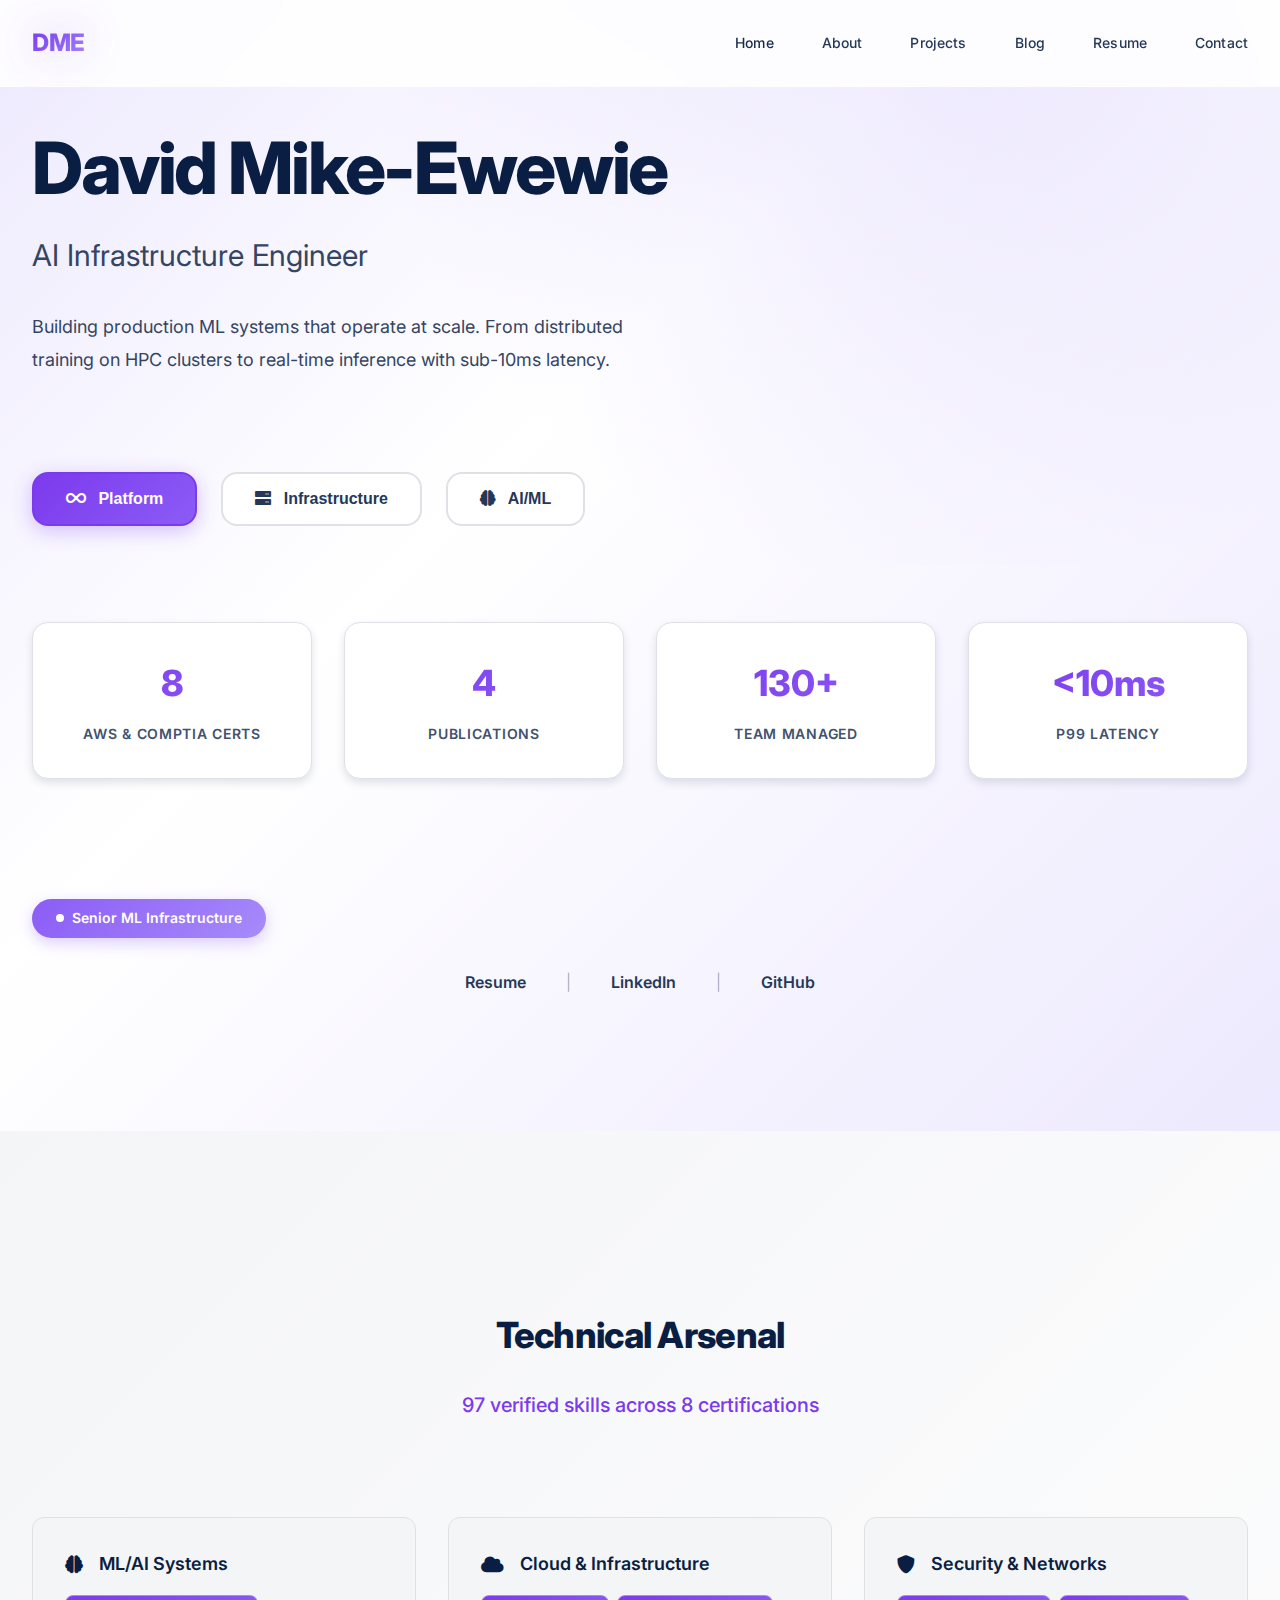
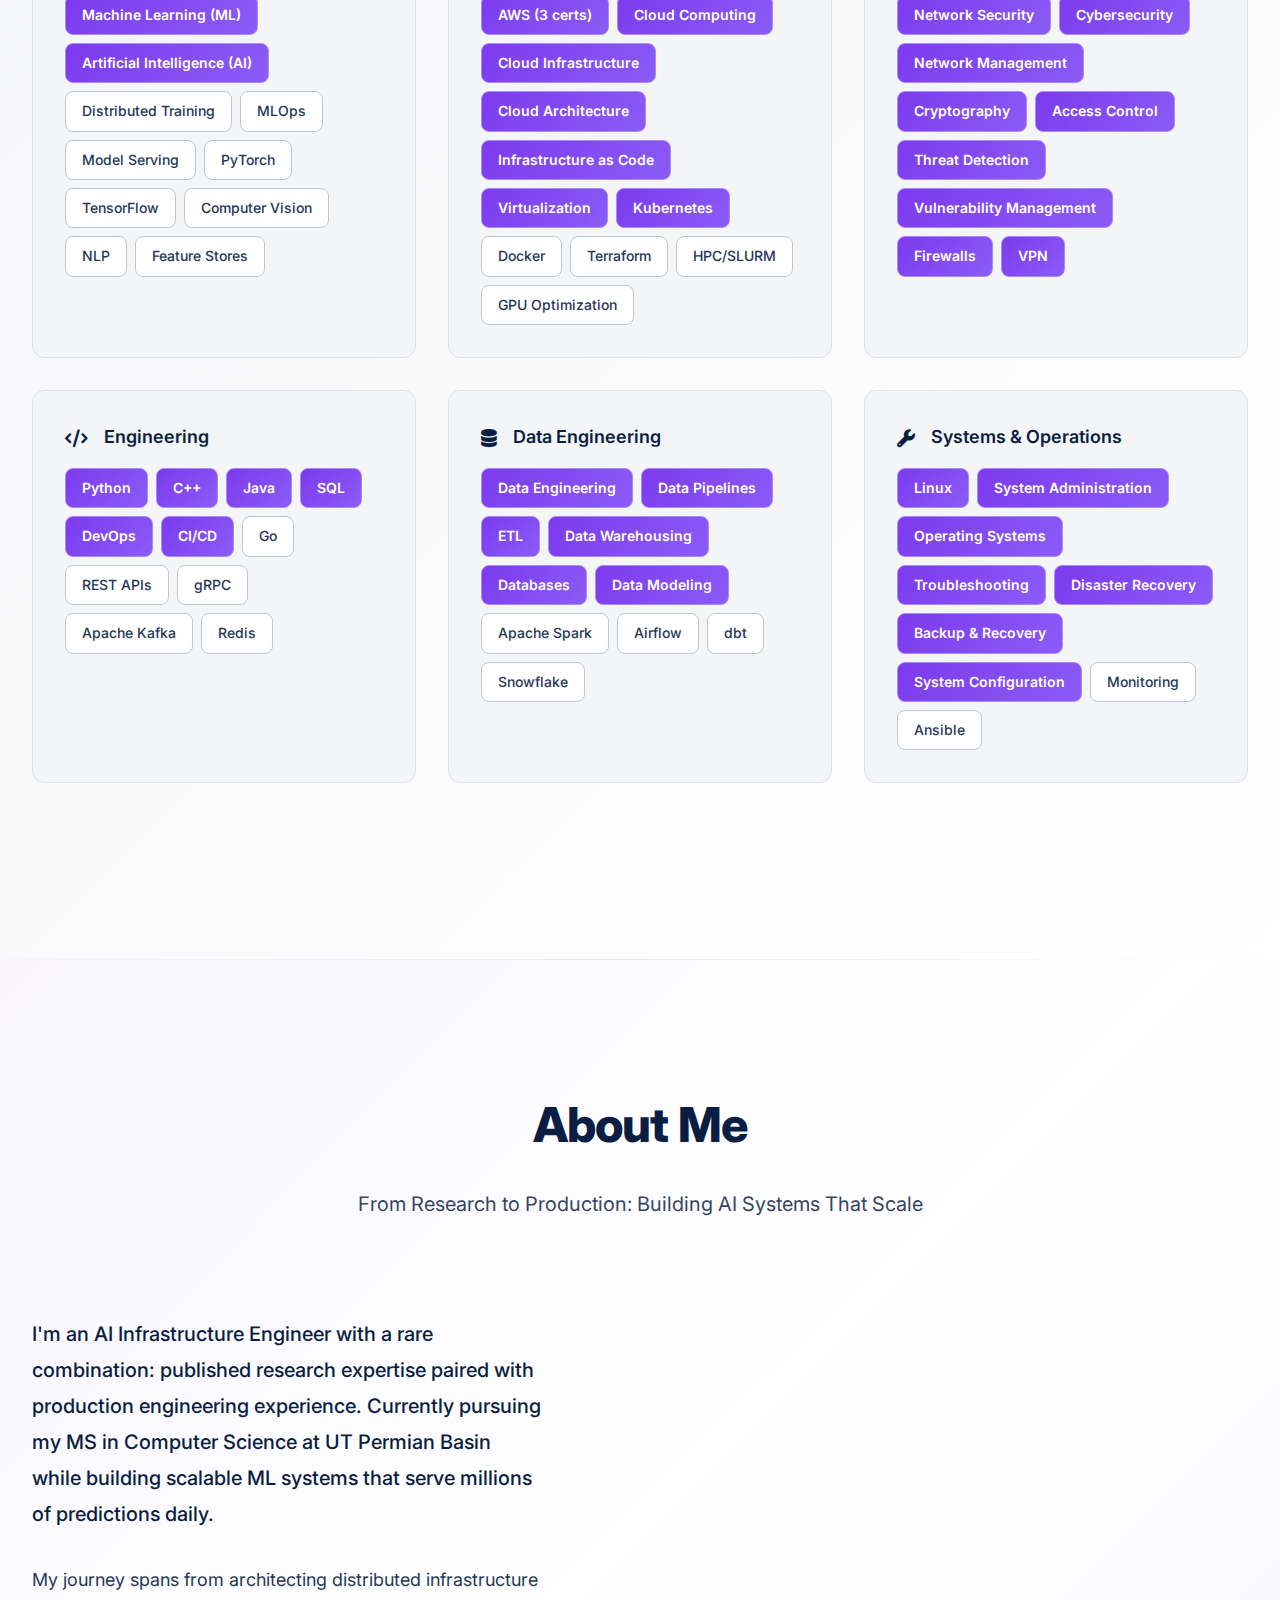
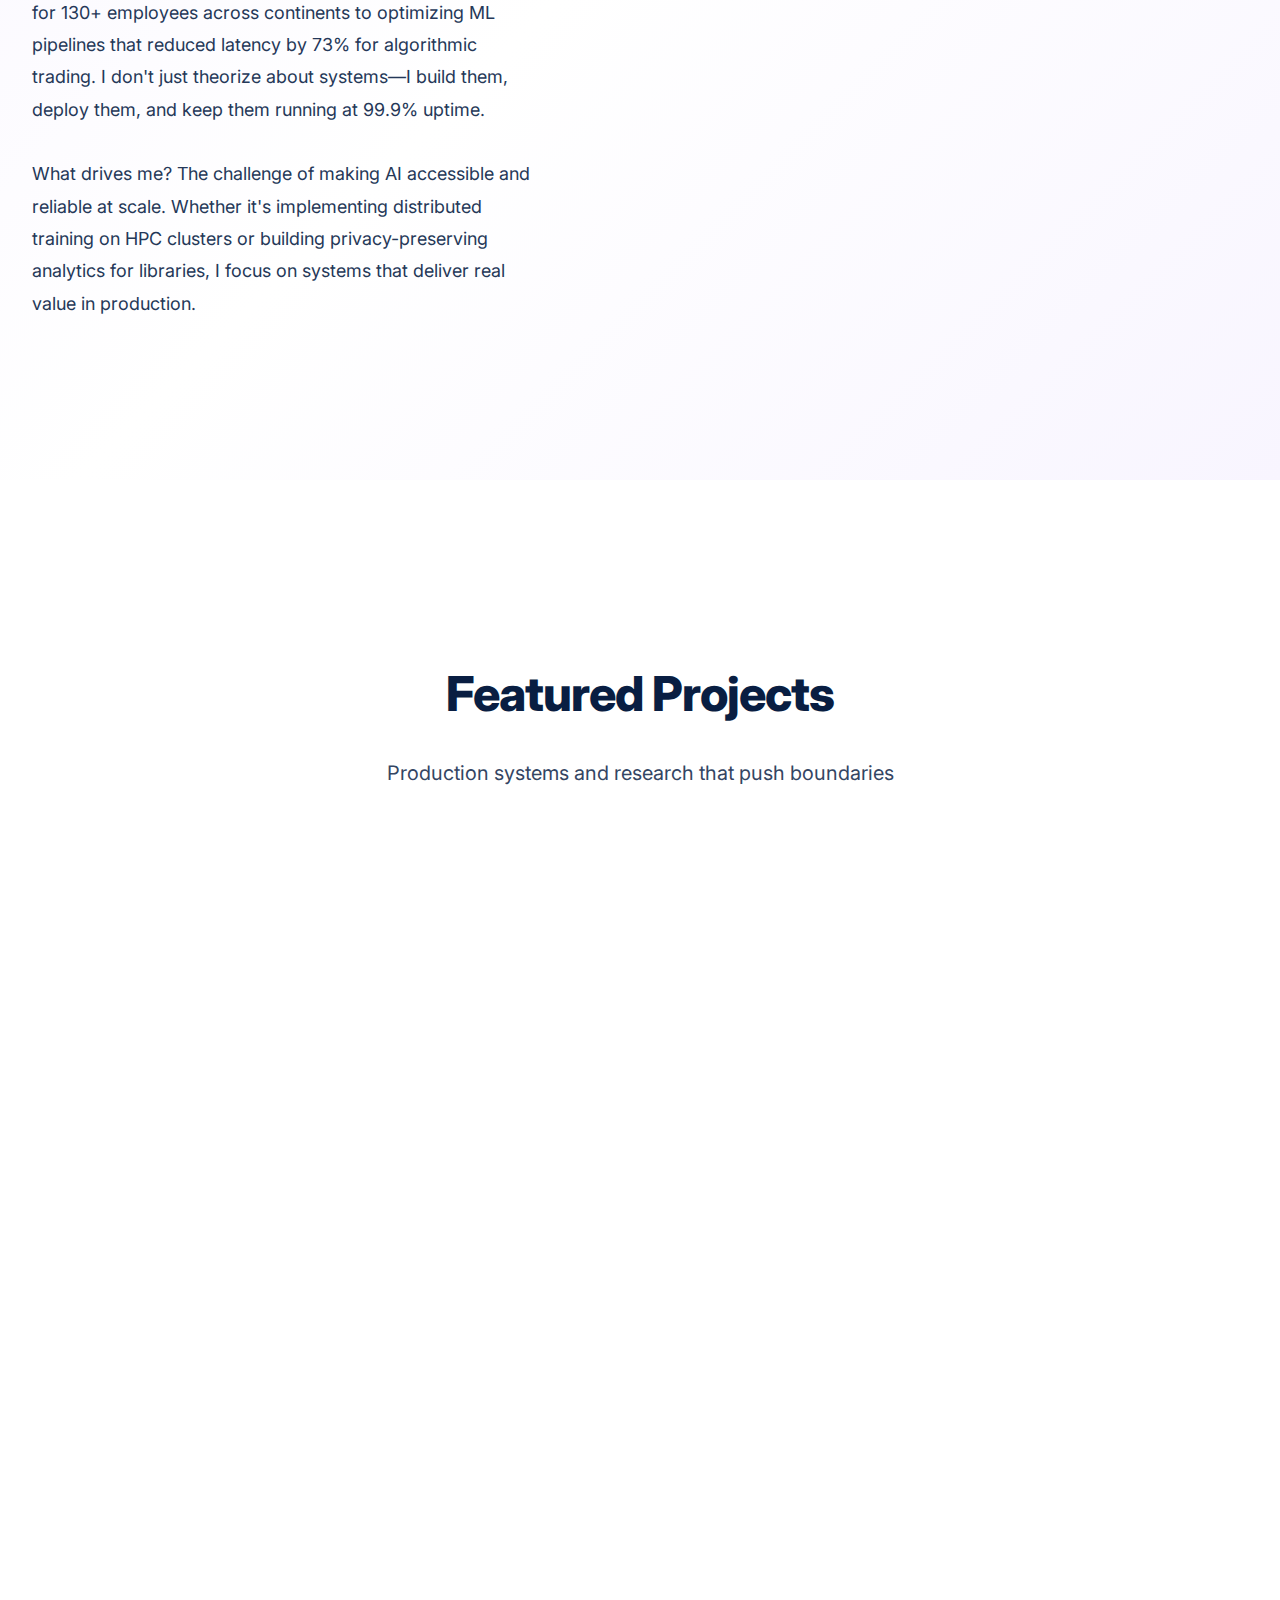
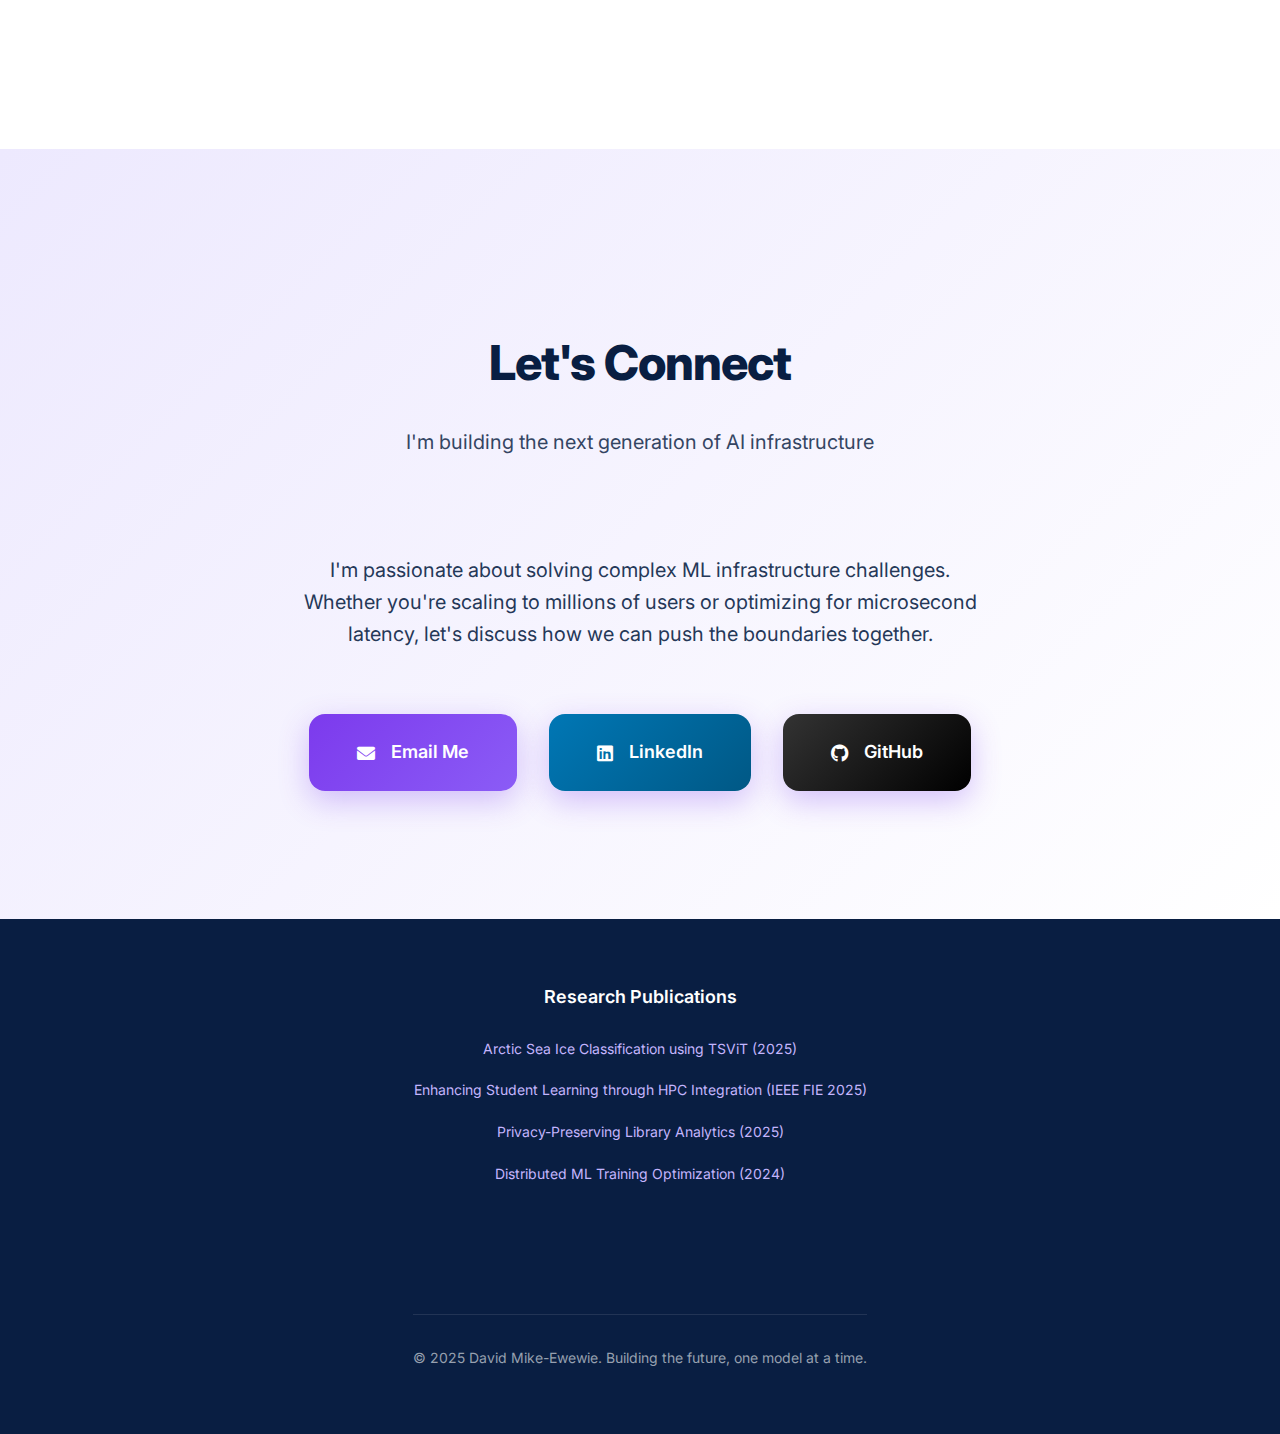
<file: index.html>
<!DOCTYPE html>
<html lang="en">
<head>
    <meta charset="UTF-8">
    <meta name="viewport" content="width=device-width, initial-scale=1.0">
    <title>David Mike-Ewewie | AI Infrastructure Engineer</title>
    <meta name="description" content="AI Infrastructure Engineer specializing in distributed ML systems, real-time inference, and production deployment. AWS certified, published researcher, building the future of AI.">
    <link rel="stylesheet" href="style.css">
    <link href="https://fonts.googleapis.com/css2?family=Inter:wght@300;400;500;600;700;800&display=swap" rel="stylesheet">
    <link rel="stylesheet" href="https://cdnjs.cloudflare.com/ajax/libs/font-awesome/6.0.0/css/all.min.css">
</head>
<body>
    <!-- Navigation -->
    <nav class="navbar">
        <div class="container">
            <div class="logo">DME</div>
            <button class="menu-toggle">
                <span></span>
                <span></span>
                <span></span>
            </button>
            <ul class="nav-links">
                <li><a href="#home" class="active">Home</a></li>
                <li><a href="#about">About</a></li>
                <li><a href="projects/index.html">Projects</a></li>
                <li><a href="blog/index.html">Blog</a></li>
                <li><a href="resume.html">Resume</a></li>
                <li><a href="#contact">Contact</a></li>
            </ul>
        </div>
    </nav>

    <!-- Hero Section -->
    <section id="home" class="hero">
        <div class="container">
            <div class="hero-content">
                <h1>David Mike-Ewewie</h1>
                <h2>AI Infrastructure Engineer</h2>
                <p>
                    Building production ML systems that operate at scale. From distributed training 
                    on HPC clusters to real-time inference with sub-10ms latency.
                </p>
                
                <!-- Role Selector -->
                <div class="role-selector">
                    <div class="role-buttons">
                        <button class="role-btn active" data-role="all">
                            <i class="fas fa-infinity"></i>
                            Platform
                        </button>
                        <button class="role-btn" data-role="infrastructure">
                            <i class="fas fa-server"></i>
                            Infrastructure
                        </button>
                        <button class="role-btn" data-role="aiml">
                            <i class="fas fa-brain"></i>
                            AI/ML
                        </button>
                    </div>
                </div>
                
                <!-- Stats Grid -->
                <div class="stats-grid">
                    <div class="stat-card">
                        <span class="stat-number">8</span>
                        <span class="stat-label">AWS & CompTIA Certs</span>
                    </div>
                    <div class="stat-card">
                        <span class="stat-number">4</span>
                        <span class="stat-label">Publications</span>
                    </div>
                    <div class="stat-card">
                        <span class="stat-number">130+</span>
                        <span class="stat-label">Team Managed</span>
                    </div>
                    <div class="stat-card">
                        <span class="stat-number"><10ms</span>
                        <span class="stat-label">P99 Latency</span>
                    </div>
                </div>
                
                <!-- Hero CTA -->
                <div class="hero-cta">
                    <div class="availability-badge">
                        Senior ML Infrastructure
                    </div>
                    <div class="cta-links">
                        <a href="resume.html">Resume</a>
                        <span class="separator">|</span>
                        <a href="https://linkedin.com/in/david-mike-ewewie" target="_blank">LinkedIn</a>
                        <span class="separator">|</span>
                        <a href="https://github.com/Mike-Ew" target="_blank">GitHub</a>
                    </div>
                </div>
            </div>
        </div>
    </section>

    <!-- Technical Arsenal Section -->
    <section id="skills" class="skills-section">
        <div class="container">
            <div class="section-header">
                <h2>Technical Arsenal</h2>
                <p>97 verified skills across 8 certifications</p>
            </div>
            <div class="skills-grid">
                <div class="skill-category">
                    <h4><i class="fas fa-brain"></i> ML/AI Systems</h4>
                    <div class="skill-tags">
                        <span class="skill-tag verified">Machine Learning (ML)</span>
                        <span class="skill-tag verified">Artificial Intelligence (AI)</span>
                        <span class="skill-tag">Distributed Training</span>
                        <span class="skill-tag">MLOps</span>
                        <span class="skill-tag">Model Serving</span>
                        <span class="skill-tag">PyTorch</span>
                        <span class="skill-tag">TensorFlow</span>
                        <span class="skill-tag">Computer Vision</span>
                        <span class="skill-tag">NLP</span>
                        <span class="skill-tag">Feature Stores</span>
                    </div>
                </div>
                
                <div class="skill-category">
                    <h4><i class="fas fa-cloud"></i> Cloud & Infrastructure</h4>
                    <div class="skill-tags">
                        <span class="skill-tag verified">AWS (3 certs)</span>
                        <span class="skill-tag verified">Cloud Computing</span>
                        <span class="skill-tag verified">Cloud Infrastructure</span>
                        <span class="skill-tag verified">Cloud Architecture</span>
                        <span class="skill-tag verified">Infrastructure as Code</span>
                        <span class="skill-tag verified">Virtualization</span>
                        <span class="skill-tag verified">Kubernetes</span>
                        <span class="skill-tag">Docker</span>
                        <span class="skill-tag">Terraform</span>
                        <span class="skill-tag">HPC/SLURM</span>
                        <span class="skill-tag">GPU Optimization</span>
                    </div>
                </div>
                
                <div class="skill-category">
                    <h4><i class="fas fa-shield-alt"></i> Security & Networks</h4>
                    <div class="skill-tags">
                        <span class="skill-tag verified">Network Security</span>
                        <span class="skill-tag verified">Cybersecurity</span>
                        <span class="skill-tag verified">Network Management</span>
                        <span class="skill-tag verified">Cryptography</span>
                        <span class="skill-tag verified">Access Control</span>
                        <span class="skill-tag verified">Threat Detection</span>
                        <span class="skill-tag verified">Vulnerability Management</span>
                        <span class="skill-tag verified">Firewalls</span>
                        <span class="skill-tag verified">VPN</span>
                    </div>
                </div>
                
                <div class="skill-category">
                    <h4><i class="fas fa-code"></i> Engineering</h4>
                    <div class="skill-tags">
                        <span class="skill-tag verified">Python</span>
                        <span class="skill-tag verified">C++</span>
                        <span class="skill-tag verified">Java</span>
                        <span class="skill-tag verified">SQL</span>
                        <span class="skill-tag verified">DevOps</span>
                        <span class="skill-tag verified">CI/CD</span>
                        <span class="skill-tag">Go</span>
                        <span class="skill-tag">REST APIs</span>
                        <span class="skill-tag">gRPC</span>
                        <span class="skill-tag">Apache Kafka</span>
                        <span class="skill-tag">Redis</span>
                    </div>
                </div>
                
                <div class="skill-category">
                    <h4><i class="fas fa-database"></i> Data Engineering</h4>
                    <div class="skill-tags">
                        <span class="skill-tag verified">Data Engineering</span>
                        <span class="skill-tag verified">Data Pipelines</span>
                        <span class="skill-tag verified">ETL</span>
                        <span class="skill-tag verified">Data Warehousing</span>
                        <span class="skill-tag verified">Databases</span>
                        <span class="skill-tag verified">Data Modeling</span>
                        <span class="skill-tag">Apache Spark</span>
                        <span class="skill-tag">Airflow</span>
                        <span class="skill-tag">dbt</span>
                        <span class="skill-tag">Snowflake</span>
                    </div>
                </div>
                
                <div class="skill-category">
                    <h4><i class="fas fa-wrench"></i> Systems & Operations</h4>
                    <div class="skill-tags">
                        <span class="skill-tag verified">Linux</span>
                        <span class="skill-tag verified">System Administration</span>
                        <span class="skill-tag verified">Operating Systems</span>
                        <span class="skill-tag verified">Troubleshooting</span>
                        <span class="skill-tag verified">Disaster Recovery</span>
                        <span class="skill-tag verified">Backup & Recovery</span>
                        <span class="skill-tag verified">System Configuration</span>
                        <span class="skill-tag">Monitoring</span>
                        <span class="skill-tag">Ansible</span>
                    </div>
                </div>
            </div>
        </div>
    </section>

    <!-- About Section -->
    <section id="about" class="about-section">
        <div class="container">
            <div class="section-header">
                <h2>About Me</h2>
                <p>From Research to Production: Building AI Systems That Scale</p>
            </div>
            
            <div class="about-content">
                <div class="about-text">
                    <p>
                        I'm an AI Infrastructure Engineer with a rare combination: published research expertise 
                        paired with production engineering experience. Currently pursuing my MS in Computer Science 
                        at UT Permian Basin while building scalable ML systems that serve millions of predictions daily.
                    </p>
                    <p>
                        My journey spans from architecting distributed infrastructure for 130+ employees across 
                        continents to optimizing ML pipelines that reduced latency by 73% for algorithmic trading. 
                        I don't just theorize about systems—I build them, deploy them, and keep them running at 99.9% uptime.
                    </p>
                    <p>
                        What drives me? The challenge of making AI accessible and reliable at scale. Whether it's 
                        implementing distributed training on HPC clusters or building privacy-preserving analytics 
                        for libraries, I focus on systems that deliver real value in production.
                    </p>
                </div>
            </div>
        </div>
    </section>

    <!-- Projects Section -->
    <section id="projects" class="projects-section">
        <div class="container">
            <div class="section-header">
                <h2>Featured Projects</h2>
                <p>Production systems and research that push boundaries</p>
            </div>
            
            <div class="projects-grid">
                <!-- SCENTINEL -->
                <div class="project-card" data-roles="infrastructure,aiml">
                    <div class="project-header">
                        <div class="project-icon">
                            <i class="fas fa-oil-well"></i>
                        </div>
                        <h3>SCENTINEL IoT Platform</h3>
                        <span class="project-badge">Prototype</span>
                    </div>
                    <div class="project-content">
                        <p>
                            AI-driven monitoring platform for H2S scavenging in oil & gas.
                            End-to-end IoT pipeline handling 25K writes/sec from field sensors to real-time dashboards.
                        </p>
                        <div class="project-stats">
                            <span class="project-stat">
                                <i class="fas fa-bolt"></i>
                                <strong>25K</strong> Writes/sec
                            </span>
                            <span class="project-stat">
                                <i class="fas fa-dollar-sign"></i>
                                <strong>$69K</strong> Cloud Savings
                            </span>
                        </div>
                        <div class="project-tech">
                            <span class="tech-tag">Python</span>
                            <span class="tech-tag">MQTT</span>
                            <span class="tech-tag">InfluxDB</span>
                            <span class="tech-tag">Grafana</span>
                            <span class="tech-tag">Docker</span>
                        </div>
                        <a href="projects/scentinel.html" class="project-link">
                            Explore Project <i class="fas fa-arrow-right"></i>
                        </a>
                    </div>
                </div>

                <!-- Arctic Sea Ice Classification -->
                <div class="project-card" data-roles="aiml,research">
                    <div class="project-header">
                        <div class="project-icon">
                            <i class="fas fa-snowflake"></i>
                        </div>
                        <h3>Arctic Sea Ice Classification</h3>
                        <span class="project-badge">Research</span>
                    </div>
                    <div class="project-content">
                        <p>
                            Novel multimodal transformer achieving 98.4% accuracy on NSIDC dataset. 
                            Fusing optical, SAR, and meteorological data for climate monitoring.
                        </p>
                        <div class="project-stats">
                            <span class="project-stat">
                                <i class="fas fa-bullseye"></i>
                                <strong>98.4%</strong> Accuracy
                            </span>
                            <span class="project-stat">
                                <i class="fas fa-database"></i>
                                <strong>1TB+</strong> Dataset
                            </span>
                        </div>
                        <div class="project-tech">
                            <span class="tech-tag">PyTorch</span>
                            <span class="tech-tag">Vision Transformers</span>
                            <span class="tech-tag">HPC</span>
                            <span class="tech-tag">Distributed Training</span>
                        </div>
                        <a href="projects/seaice.html" class="project-link">
                            Explore Project <i class="fas fa-arrow-right"></i>
                        </a>
                    </div>
                </div>

                <!-- Trading Infrastructure -->
                <div class="project-card" data-roles="infrastructure,aiml">
                    <div class="project-header">
                        <div class="project-icon">
                            <i class="fas fa-chart-line"></i>
                        </div>
                        <h3>Real-time Trading ML Platform</h3>
                        <span class="project-badge">Production</span>
                    </div>
                    <div class="project-content">
                        <p>
                            Built ML infrastructure processing 1M+ predictions daily with sub-10ms latency. 
                            Reduced compute costs by 40% while improving throughput 3x.
                        </p>
                        <div class="project-stats">
                            <span class="project-stat">
                                <i class="fas fa-bolt"></i>
                                <strong><10ms</strong> P99
                            </span>
                            <span class="project-stat">
                                <i class="fas fa-server"></i>
                                <strong>1M+</strong> Daily
                            </span>
                        </div>
                        <div class="project-tech">
                            <span class="tech-tag">Kubernetes</span>
                            <span class="tech-tag">C++</span>
                            <span class="tech-tag">Redis</span>
                            <span class="tech-tag">Feature Store</span>
                        </div>
                        <a href="projects/chiva.html" class="project-link">
                            Explore Project <i class="fas fa-arrow-right"></i>
                        </a>
                    </div>
                </div>

                <!-- Enterprise Infrastructure -->
                <div class="project-card" data-roles="infrastructure">
                    <div class="project-header">
                        <div class="project-icon">
                            <i class="fas fa-network-wired"></i>
                        </div>
                        <h3>Enterprise Distributed Systems</h3>
                        <span class="project-badge">Leadership</span>
                    </div>
                    <div class="project-content">
                        <p>
                            Architected infrastructure supporting 130+ employees across continents. 
                            Achieved 99.9% uptime while reducing operational costs by $200K annually.
                        </p>
                        <div class="project-stats">
                            <span class="project-stat">
                                <i class="fas fa-users"></i>
                                <strong>130+</strong> Users
                            </span>
                            <span class="project-stat">
                                <i class="fas fa-check"></i>
                                <strong>99.9%</strong> Uptime
                            </span>
                        </div>
                        <div class="project-tech">
                            <span class="tech-tag">AWS</span>
                            <span class="tech-tag">Terraform</span>
                            <span class="tech-tag">Ansible</span>
                            <span class="tech-tag">Monitoring</span>
                        </div>
                        <a href="projects/cedar-infra.html" class="project-link">
                            Explore Project <i class="fas fa-arrow-right"></i>
                        </a>
                    </div>
                </div>

                <!-- Adaptive Learning -->
                <div class="project-card" data-roles="aiml,research">
                    <div class="project-header">
                        <div class="project-icon">
                            <i class="fas fa-graduation-cap"></i>
                        </div>
                        <h3>Adaptive Learning Platform</h3>
                        <span class="project-badge">IEEE FIE 2025</span>
                    </div>
                    <div class="project-content">
                        <p>
                            ML system personalizing course sequences for 32K+ students. 
                            Reduced poor recommendations by 66% using contextual bandits.
                        </p>
                        <div class="project-stats">
                            <span class="project-stat">
                                <i class="fas fa-chart-up"></i>
                                <strong>66%</strong> Better
                            </span>
                            <span class="project-stat">
                                <i class="fas fa-users"></i>
                                <strong>32K+</strong> Students
                            </span>
                        </div>
                        <div class="project-tech">
                            <span class="tech-tag">Contextual Bandits</span>
                            <span class="tech-tag">FastAPI</span>
                            <span class="tech-tag">PostgreSQL</span>
                            <span class="tech-tag">Docker</span>
                        </div>
                        <a href="projects/adaptive-learning.html" class="project-link">
                            Explore Project <i class="fas fa-arrow-right"></i>
                        </a>
                    </div>
                </div>

                <!-- Smart Library -->
                <div class="project-card" data-roles="aiml,research,infrastructure">
                    <div class="project-header">
                        <div class="project-icon">
                            <i class="fas fa-book"></i>
                        </div>
                        <h3>LibraryIQ</h3>
                        <span class="project-badge">Innovation</span>
                    </div>
                    <div class="project-content">
                        <p>
                            Privacy-preserving analytics platform for 400K+ volumes. 
                            Processing 10M+ API calls with intelligent batch optimization.
                        </p>
                        <div class="project-stats">
                            <span class="project-stat">
                                <i class="fas fa-database"></i>
                                <strong>400K+</strong> Items
                            </span>
                            <span class="project-stat">
                                <i class="fas fa-shield"></i>
                                <strong>100%</strong> Privacy
                            </span>
                        </div>
                        <div class="project-tech">
                            <span class="tech-tag">Computer Vision</span>
                            <span class="tech-tag">YOLOv8</span>
                            <span class="tech-tag">Thermal Imaging</span>
                            <span class="tech-tag">FastAPI</span>
                        </div>
                        <a href="projects/smart-library.html" class="project-link">
                            Explore Project <i class="fas fa-arrow-right"></i>
                        </a>
                    </div>
                </div>

                <!-- View All Projects -->
                <div class="project-card" style="background: linear-gradient(135deg, var(--primary-light) 0%, var(--white) 100%); border: 2px solid var(--primary);">
                    <div class="project-header">
                        <div class="project-icon" style="background: var(--primary); color: white;">
                            <i class="fas fa-folder-open"></i>
                        </div>
                        <h3>View All Projects</h3>
                    </div>
                    <div class="project-content">
                        <p style="color: var(--primary-dark); font-weight: 500;">
                            Explore my complete portfolio including open-source contributions, 
                            research projects, and production systems.
                        </p>
                        <a href="projects/index.html" class="project-link">
                            Browse Full Portfolio <i class="fas fa-arrow-right"></i>
                        </a>
                    </div>
                </div>
            </div>
        </div>
    </section>

    <!-- Contact Section -->
    <section id="contact" class="contact">
        <div class="container">
            <div class="section-header">
                <h2>Let's Connect</h2>
                <p>I'm building the next generation of AI infrastructure</p>
            </div>
            
            <div class="contact-content" style="text-align: center; margin-top: var(--space-2xl);">
                <p style="font-size: var(--text-xl); color: var(--gray-700); max-width: 700px; margin: 0 auto var(--space-2xl);">
                    I'm passionate about solving complex ML infrastructure challenges. 
                    Whether you're scaling to millions of users or optimizing for microsecond latency, 
                    let's discuss how we can push the boundaries together.
                </p>
                
                <div style="display: flex; gap: var(--space-lg); justify-content: center; flex-wrap: wrap;">
                    <a href="mailto:contact@davidmike.io" class="btn-primary">
                        <i class="fas fa-envelope"></i>
                        Email Me
                    </a>
                    <a href="https://linkedin.com/in/david-mike-ewewie" target="_blank" class="btn-primary" style="background: linear-gradient(135deg, #0077B5 0%, #005885 100%);">
                        <i class="fab fa-linkedin"></i>
                        LinkedIn
                    </a>
                    <a href="https://github.com/Mike-Ew" target="_blank" class="btn-primary" style="background: linear-gradient(135deg, #333 0%, #000 100%);">
                        <i class="fab fa-github"></i>
                        GitHub
                    </a>
                </div>
            </div>
        </div>
    </section>

    <!-- Footer -->
    <footer class="footer">
        <div class="container">
            <div class="footer-content">
                <div class="footer-papers">
                    <h4>Research Publications</h4>
                    <ul class="papers-list">
                        <li><a href="#">Arctic Sea Ice Classification using TSViT (2025)</a></li>
                        <li><a href="#">Enhancing Student Learning through HPC Integration (IEEE FIE 2025)</a></li>
                        <li><a href="#">Privacy-Preserving Library Analytics (2025)</a></li>
                        <li><a href="#">Distributed ML Training Optimization (2024)</a></li>
                    </ul>
                </div>
                <p class="footer-tagline">&copy; 2025 David Mike-Ewewie. Building the future, one model at a time.</p>
            </div>
        </div>
    </footer>

    <script src="script.js"></script>
</body>
</html>
</file>
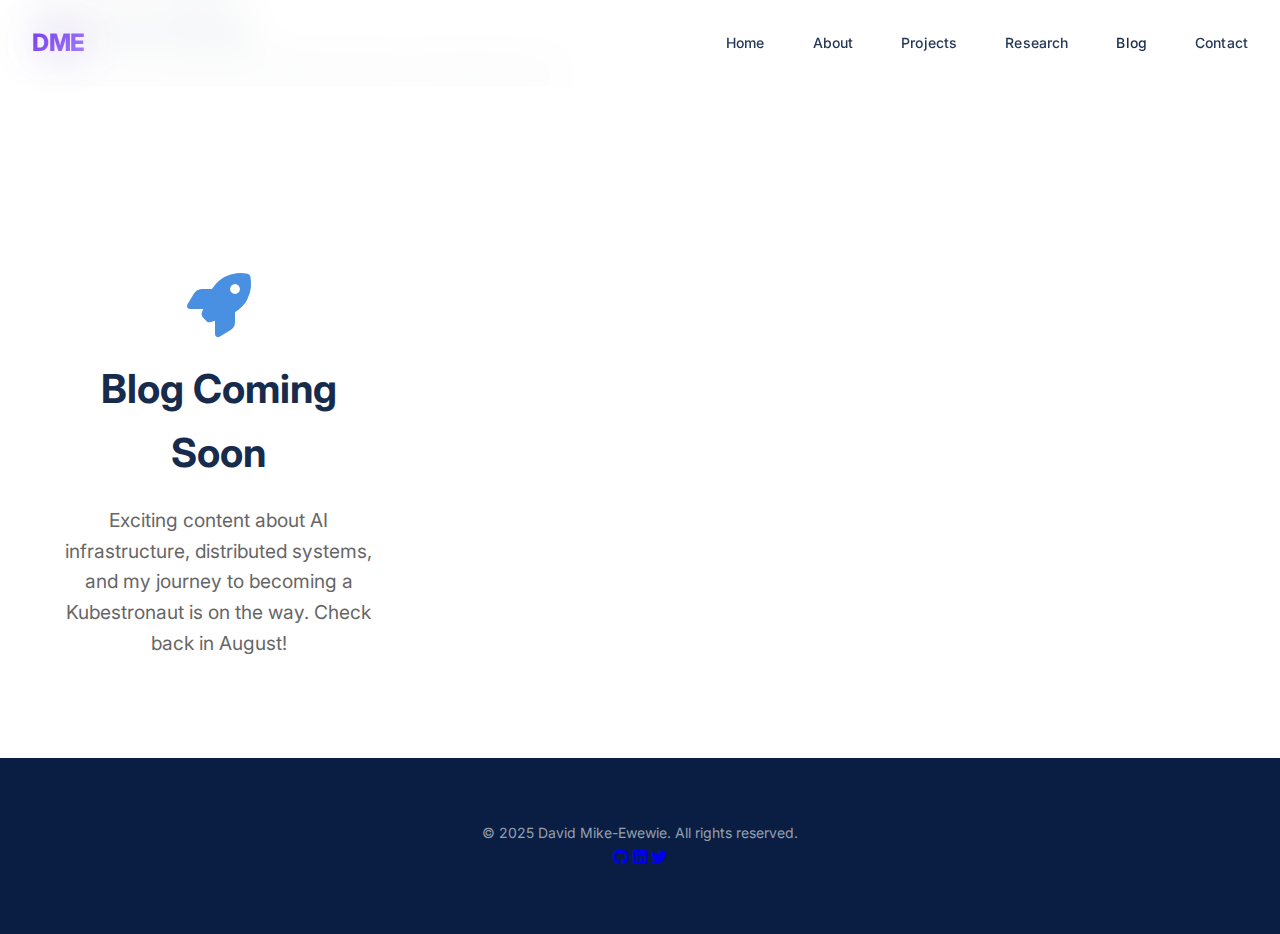
<file: blog/index.html>
<!DOCTYPE html>
<html lang="en">
<head>
    <meta charset="UTF-8">
    <meta name="viewport" content="width=device-width, initial-scale=1.0">
    <title>Blog | David Mike-Ewewie</title>
    <meta name="description" content="Technical blog covering AI infrastructure, machine learning, distributed systems, and engineering insights.">
    <link rel="stylesheet" href="../style.css">
    <link href="https://fonts.googleapis.com/css2?family=Inter:wght@300;400;600;700&display=swap" rel="stylesheet">
    <link rel="stylesheet" href="https://cdnjs.cloudflare.com/ajax/libs/font-awesome/6.0.0/css/all.min.css">
</head>
<body>
    <!-- Navigation -->
    <nav class="navbar">
        <div class="container">
            <div class="logo">DME</div>
            <ul class="nav-links">
                <li><a href="../index.html">Home</a></li>
                <li><a href="../index.html#about">About</a></li>
                <li><a href="../index.html#projects">Projects</a></li>
                <li><a href="../index.html#publications">Research</a></li>
                <li><a href="blog.html" class="active">Blog</a></li>
                <li><a href="../index.html#contact">Contact</a></li>
            </ul>
        </div>
    </nav>

    <!-- Blog Hero -->
    <section class="blog-hero">
        <div class="container">
            <h1 class="blog-title">Technical Blog</h1>
            <p class="blog-subtitle">Thoughts on AI infrastructure, distributed systems, and building at scale</p>
        </div>
    </section>

    <!-- Blog Posts -->
    <section class="blog-posts">
        <div class="container">
            <div class="blog-grid">
                <!-- Coming Soon -->
                <div class="coming-soon-container" style="text-align: center; padding: 100px 20px;">
                    <i class="fas fa-rocket" style="font-size: 4rem; color: #4A90E2; margin-bottom: 20px;"></i>
                    <h2 style="font-size: 2.5rem; margin-bottom: 20px;">Blog Coming Soon</h2>
                    <p style="font-size: 1.2rem; color: #666; max-width: 600px; margin: 0 auto;">
                        Exciting content about AI infrastructure, distributed systems, and my journey to becoming a Kubestronaut is on the way. Check back in August!
                    </p>
                </div>
            </div>
        </div>
    </section>

    <!-- Footer -->
    <footer class="footer">
        <div class="container">
            <p>&copy; 2025 David Mike-Ewewie. All rights reserved.</p>
            <div class="social-links">
                <a href="https://github.com/Mike-Ew" target="_blank"><i class="fab fa-github"></i></a>
                <a href="https://linkedin.com/in/david-mike-ewewie" target="_blank"><i class="fab fa-linkedin"></i></a>
                <a href="https://twitter.com/davidmikeew" target="_blank"><i class="fab fa-twitter"></i></a>
            </div>
        </div>
    </footer>

    <script src="../script.js"></script>
</body>
</html>
</file>
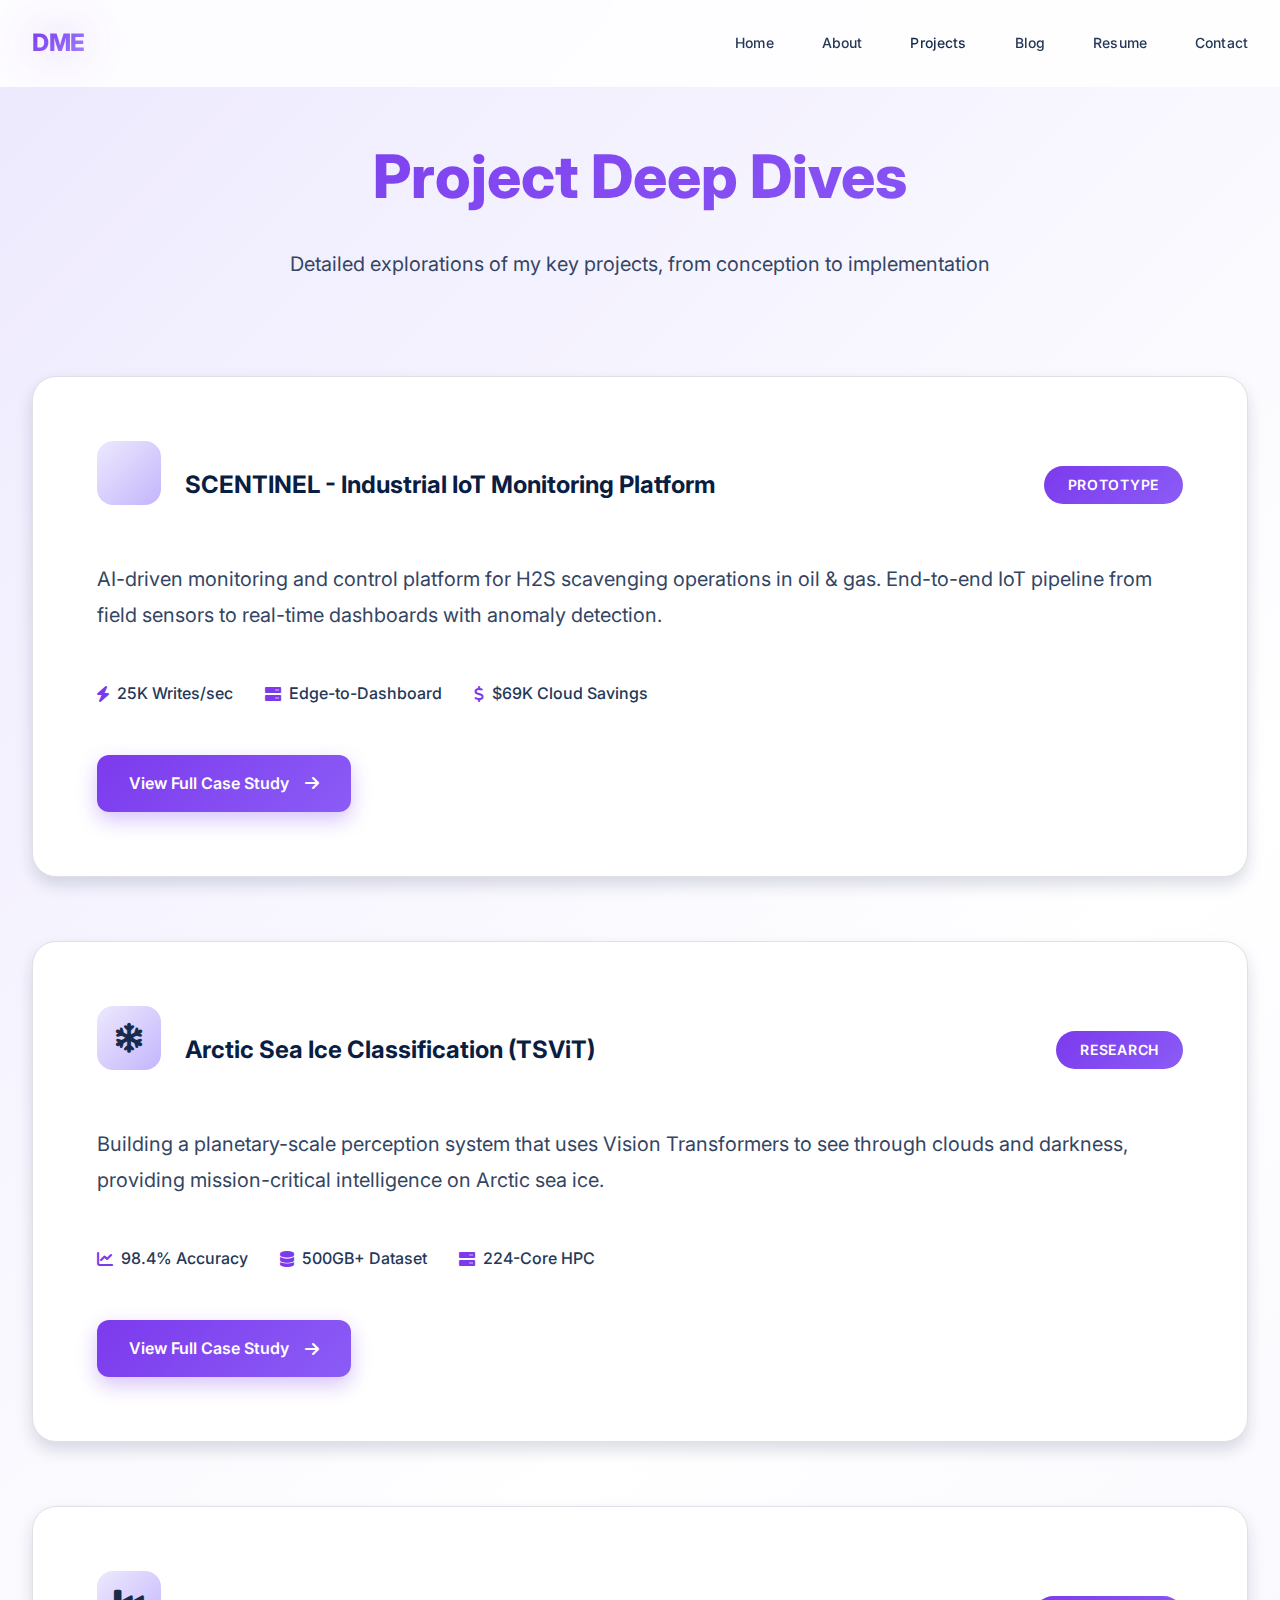
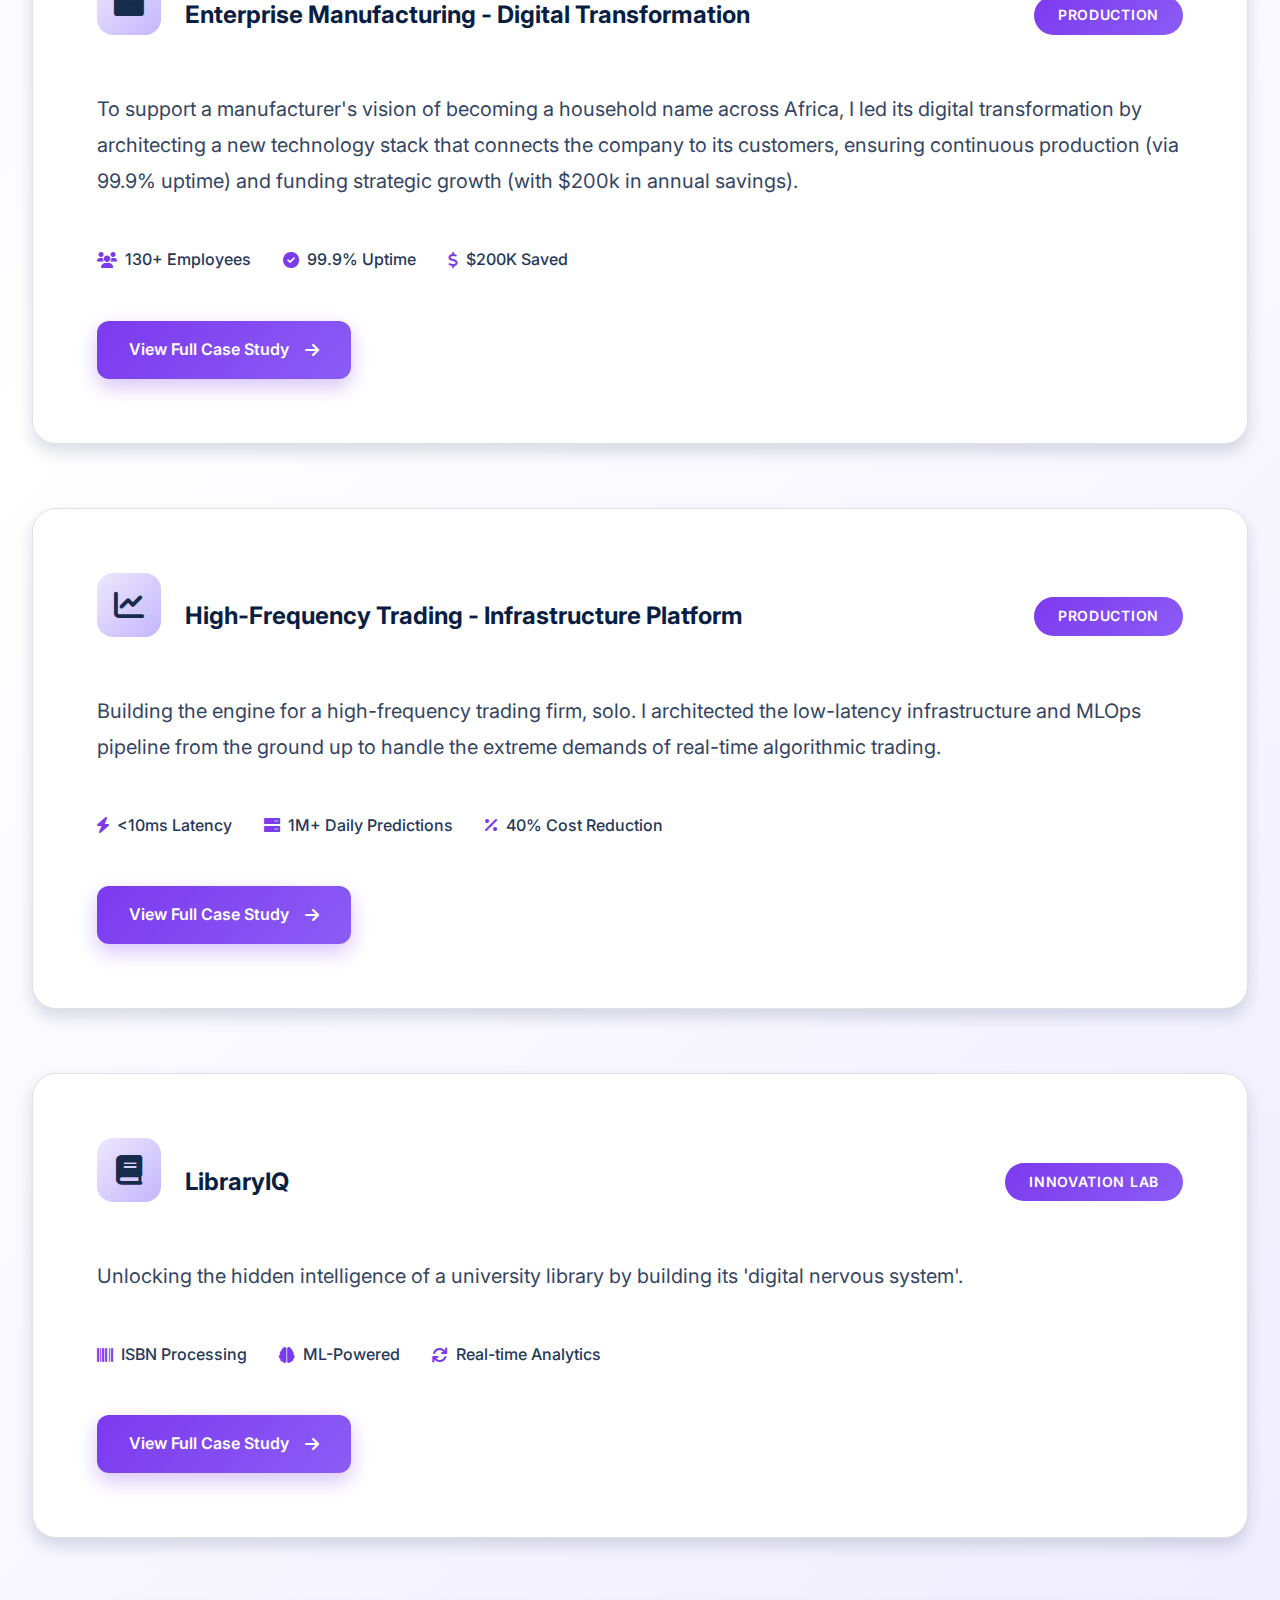
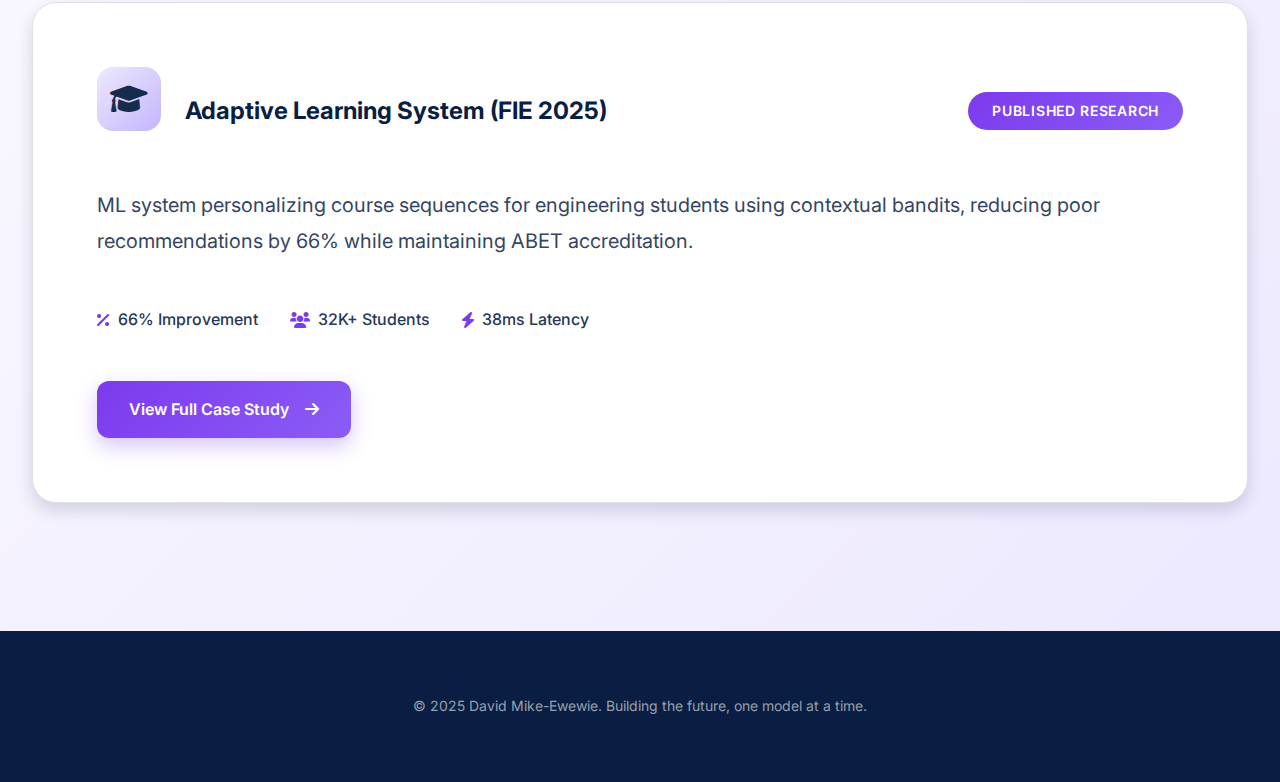
<file: projects/index.html>
<!DOCTYPE html>
<html lang="en">
<head>
    <meta charset="UTF-8">
    <meta name="viewport" content="width=device-width, initial-scale=1.0">
    <title>Projects | David Mike-Ewewie</title>
    <meta name="description" content="Deep dives into my key projects: AI/ML systems, infrastructure, and research.">
    <link rel="stylesheet" href="../style.css">
    <link href="https://fonts.googleapis.com/css2?family=Inter:wght@300;400;600;700&display=swap" rel="stylesheet">
    <link rel="stylesheet" href="https://cdnjs.cloudflare.com/ajax/libs/font-awesome/6.0.0/css/all.min.css">
</head>
<body>
    <!-- Navigation -->
    <nav class="navbar">
        <div class="container">
            <div class="logo">DME</div>
            <ul class="nav-links">
                <li><a href="../index.html">Home</a></li>
                <li><a href="../index.html#about">About</a></li>
                <li><a href="index.html" class="active">Projects</a></li>
                <li><a href="../blog/index.html">Blog</a></li>
                <li><a href="../resume.html">Resume</a></li>
                <li><a href="../index.html#contact">Contact</a></li>
            </ul>
        </div>
    </nav>

    <!-- Projects Gallery -->
    <section class="projects-gallery">
        <div class="container">
            <h1 class="page-title">Project Deep Dives</h1>
            <p class="page-subtitle">Detailed explorations of my key projects, from conception to implementation</p>
            
            <div class="project-cards">
                <!-- SCENTINEL -->
                <div class="project-card-full">
                    <div class="project-card-header">
                        <i class="fas fa-oil-well project-icon"></i>
                        <h2>SCENTINEL - Industrial IoT Monitoring Platform</h2>
                        <span class="project-status">Prototype</span>
                    </div>
                    <p class="project-tagline">AI-driven monitoring and control platform for H2S scavenging operations in oil & gas. End-to-end IoT pipeline from field sensors to real-time dashboards with anomaly detection.</p>
                    <div class="project-highlights">
                        <span><i class="fas fa-bolt"></i> 25K Writes/sec</span>
                        <span><i class="fas fa-server"></i> Edge-to-Dashboard</span>
                        <span><i class="fas fa-dollar-sign"></i> $69K Cloud Savings</span>
                    </div>
                    <a href="scentinel.html" class="project-link">
                        View Full Case Study <i class="fas fa-arrow-right"></i>
                    </a>
                </div>

                <!-- Arctic Sea Ice Classification -->
                <div class="project-card-full">
                    <div class="project-card-header">
                        <i class="fas fa-snowflake project-icon"></i>
                        <h2>Arctic Sea Ice Classification (TSViT)</h2>
                        <span class="project-status">Research</span>
                    </div>
                    <p class="project-tagline">Building a planetary-scale perception system that uses Vision Transformers to see through clouds and darkness, providing mission-critical intelligence on Arctic sea ice.</p>
                    <div class="project-highlights">
                        <span><i class="fas fa-chart-line"></i> 98.4% Accuracy</span>
                        <span><i class="fas fa-database"></i> 500GB+ Dataset</span>
                        <span><i class="fas fa-server"></i> 224-Core HPC</span>
                    </div>
                    <a href="seaice.html" class="project-link">
                        View Full Case Study <i class="fas fa-arrow-right"></i>
                    </a>
                </div>

                <!-- Cedar Infrastructure -->
                <div class="project-card-full">
                    <div class="project-card-header">
                        <i class="fas fa-industry project-icon"></i>
                        <h2>Enterprise Manufacturing - Digital Transformation</h2>
                        <span class="project-status">Production</span>
                    </div>
                    <p class="project-tagline">To support a manufacturer's vision of becoming a household name across Africa, I led its digital transformation by architecting a new technology stack that connects the company to its customers, ensuring continuous production (via 99.9% uptime) and funding strategic growth (with $200k in annual savings).</p>
                    <div class="project-highlights">
                        <span><i class="fas fa-users"></i> 130+ Employees</span>
                        <span><i class="fas fa-check-circle"></i> 99.9% Uptime</span>
                        <span><i class="fas fa-dollar-sign"></i> $200K Saved</span>
                    </div>
                    <a href="cedar-infra.html" class="project-link">
                        View Full Case Study <i class="fas fa-arrow-right"></i>
                    </a>
                </div>

                <!-- Chiva Trading Systems -->
                <div class="project-card-full">
                    <div class="project-card-header">
                        <i class="fas fa-chart-line project-icon"></i>
                        <h2>High-Frequency Trading - Infrastructure Platform</h2>
                        <span class="project-status">Production</span>
                    </div>
                    <p class="project-tagline">Building the engine for a high-frequency trading firm, solo. I architected the low-latency infrastructure and MLOps pipeline from the ground up to handle the extreme demands of real-time algorithmic trading.</p>
                    <div class="project-highlights">
                        <span><i class="fas fa-bolt"></i> <10ms Latency</span>
                        <span><i class="fas fa-server"></i> 1M+ Daily Predictions</span>
                        <span><i class="fas fa-percentage"></i> 40% Cost Reduction</span>
                    </div>
                    <a href="chiva.html" class="project-link">
                        View Full Case Study <i class="fas fa-arrow-right"></i>
                    </a>
                </div>

                <!-- LibraryIQ -->
                <div class="project-card-full">
                    <div class="project-card-header">
                        <i class="fas fa-book project-icon"></i>
                        <h2>LibraryIQ</h2>
                        <span class="project-status">Innovation Lab</span>
                    </div>
                    <p class="project-tagline">Unlocking the hidden intelligence of a university library by building its 'digital nervous system'.</p>
                    <div class="project-highlights">
                        <span><i class="fas fa-barcode"></i> ISBN Processing</span>
                        <span><i class="fas fa-brain"></i> ML-Powered</span>
                        <span><i class="fas fa-sync"></i> Real-time Analytics</span>
                    </div>
                    <a href="smart-library.html" class="project-link">
                        View Full Case Study <i class="fas fa-arrow-right"></i>
                    </a>
                </div>

                <!-- Adaptive Learning System -->
                <div class="project-card-full">
                    <div class="project-card-header">
                        <i class="fas fa-graduation-cap project-icon"></i>
                        <h2>Adaptive Learning System (FIE 2025)</h2>
                        <span class="project-status">Published Research</span>
                    </div>
                    <p class="project-tagline">ML system personalizing course sequences for engineering students using contextual bandits, reducing poor recommendations by 66% while maintaining ABET accreditation.</p>
                    <div class="project-highlights">
                        <span><i class="fas fa-percentage"></i> 66% Improvement</span>
                        <span><i class="fas fa-users"></i> 32K+ Students</span>
                        <span><i class="fas fa-bolt"></i> 38ms Latency</span>
                    </div>
                    <a href="adaptive-learning.html" class="project-link">
                        View Full Case Study <i class="fas fa-arrow-right"></i>
                    </a>
                </div>
            </div>
        </div>
    </section>

    <!-- Footer -->
    <footer class="footer">
        <div class="container">
            <p>&copy; 2025 David Mike-Ewewie. Building the future, one model at a time.</p>
        </div>
    </footer>

    <script src="../script.js"></script>
</body>
</html>
</file>
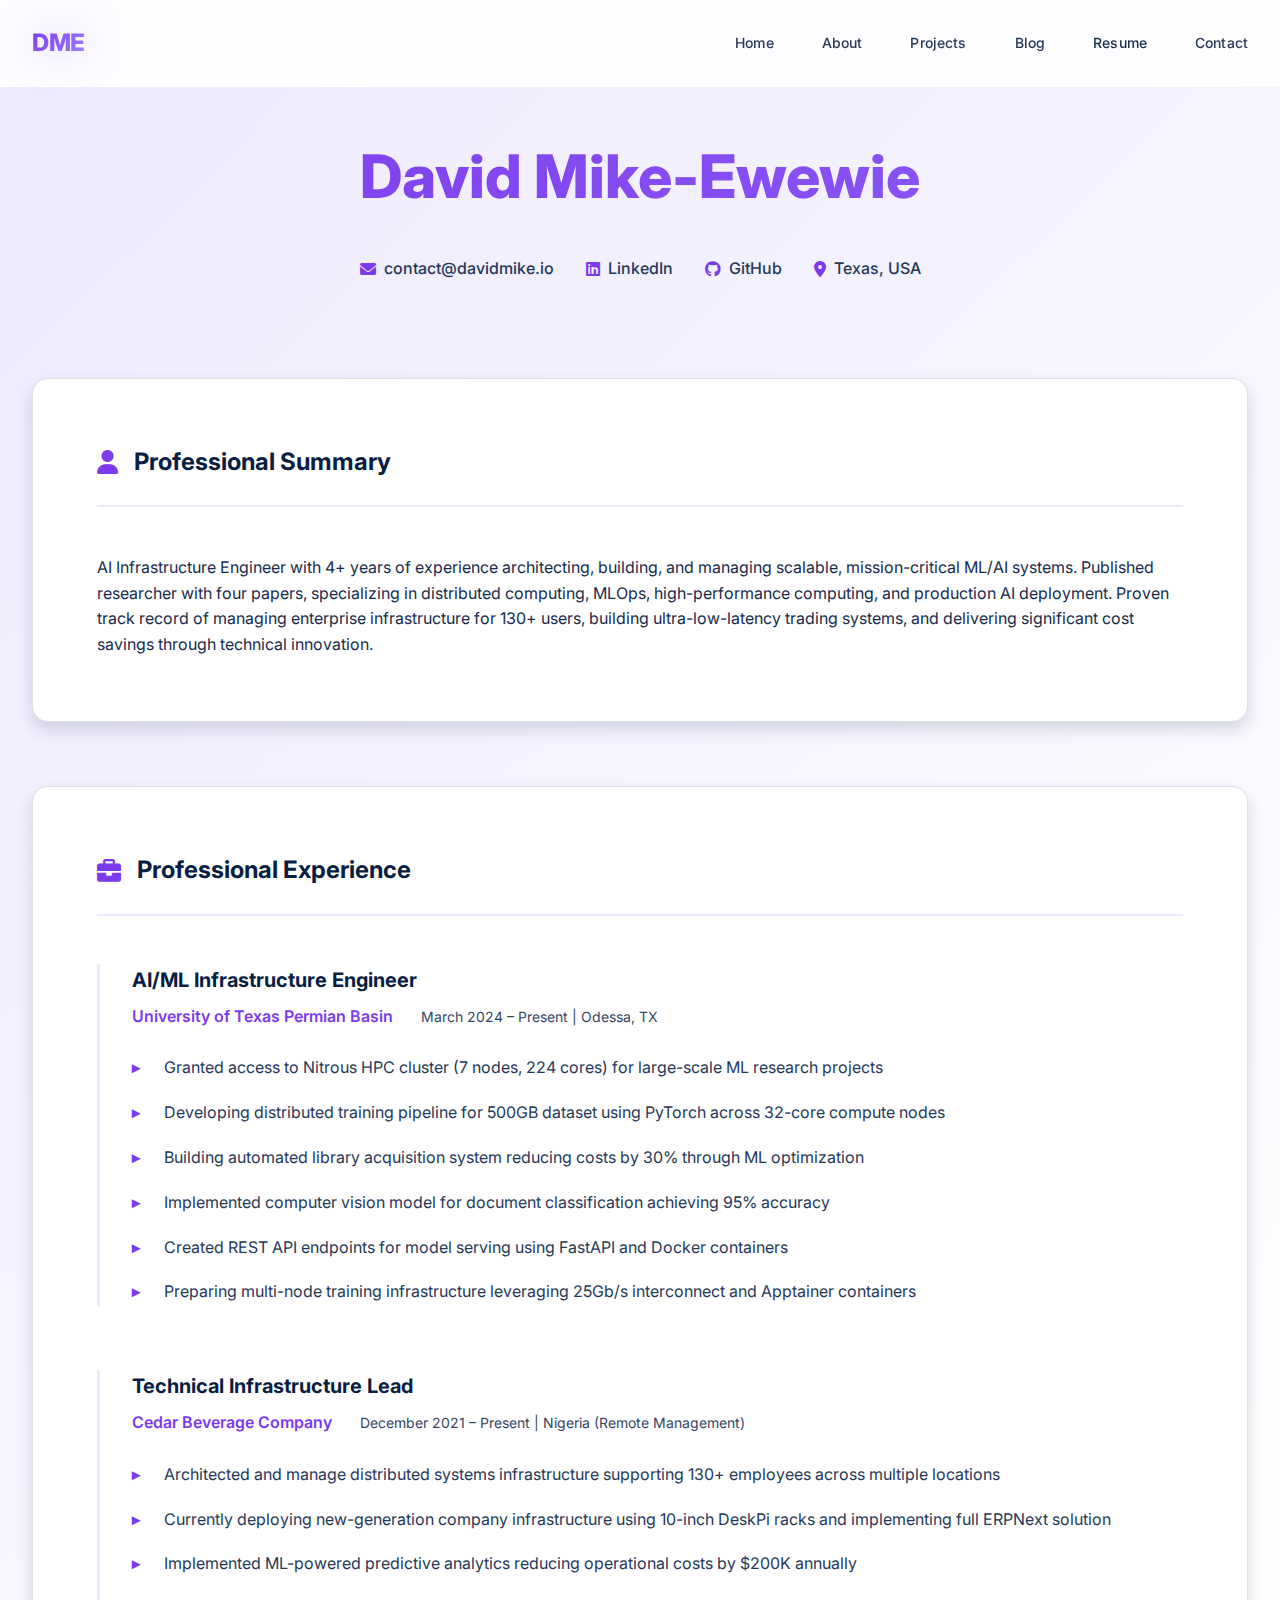
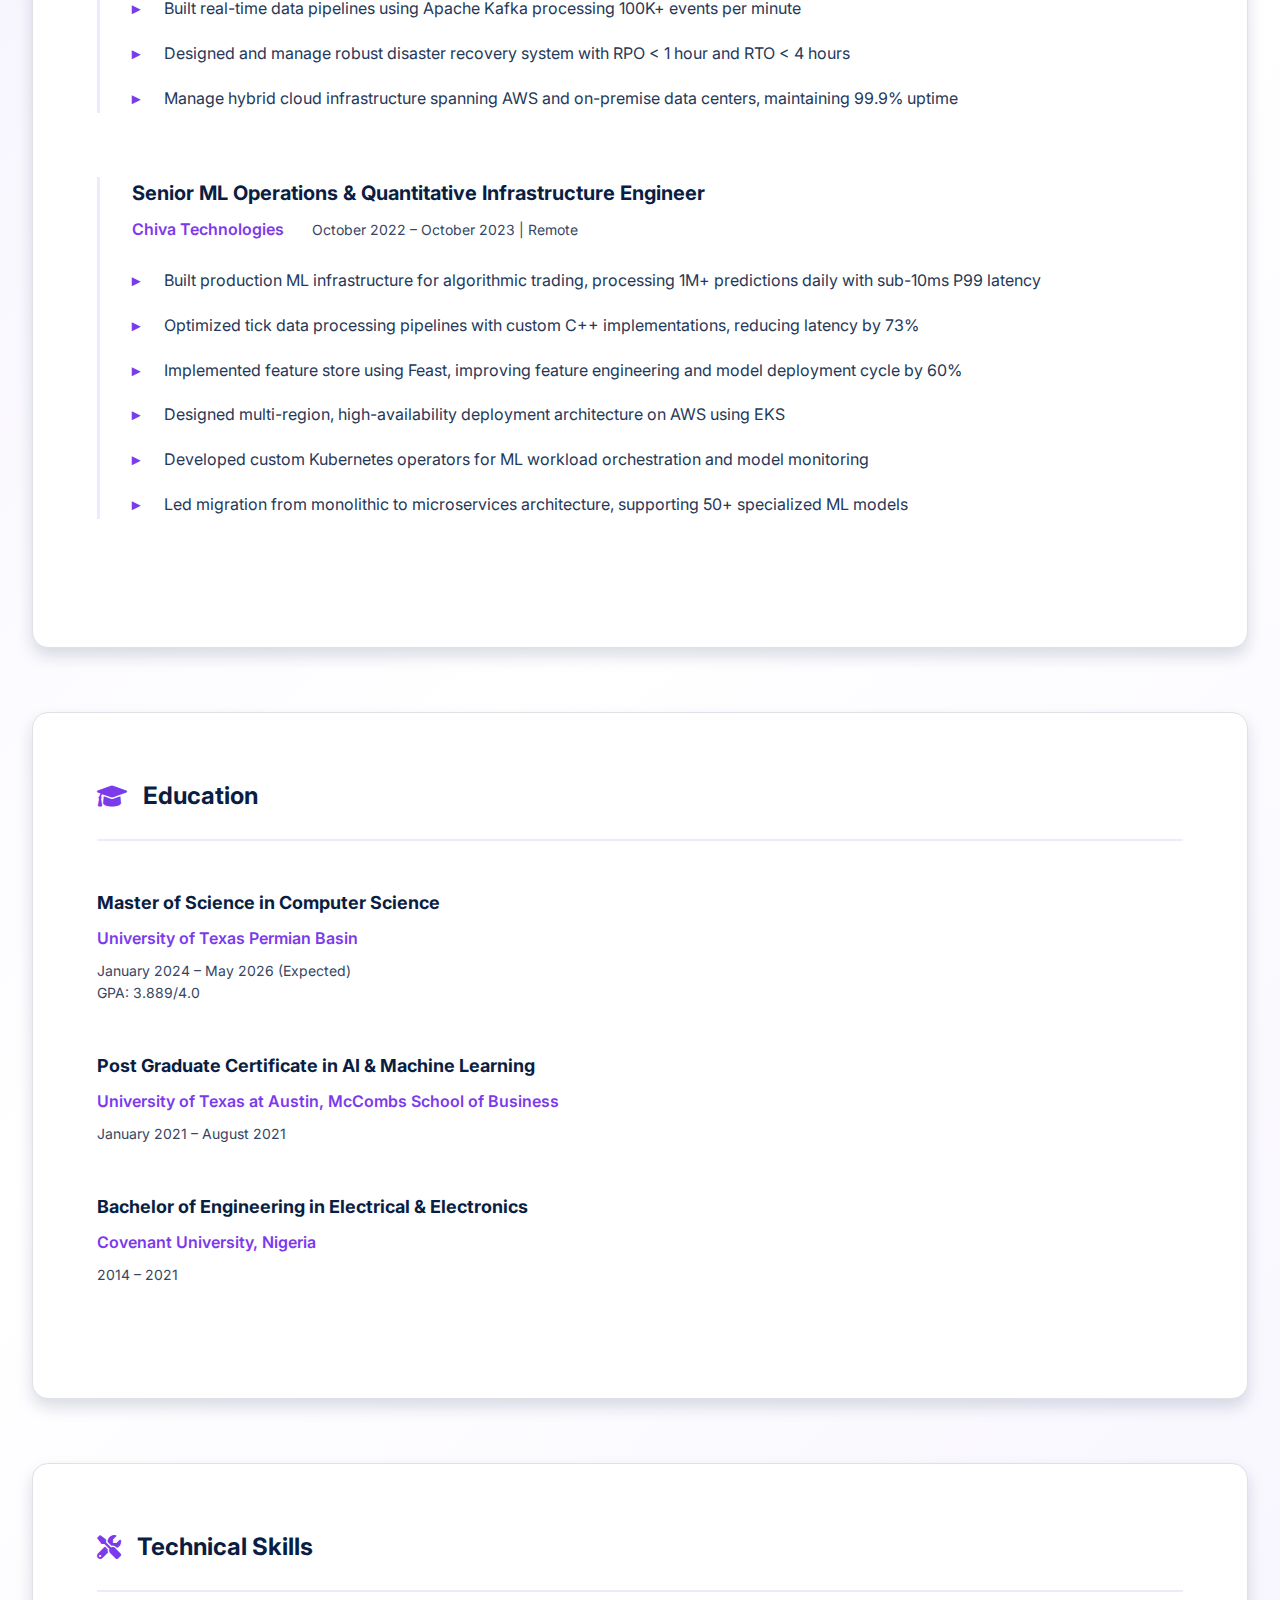
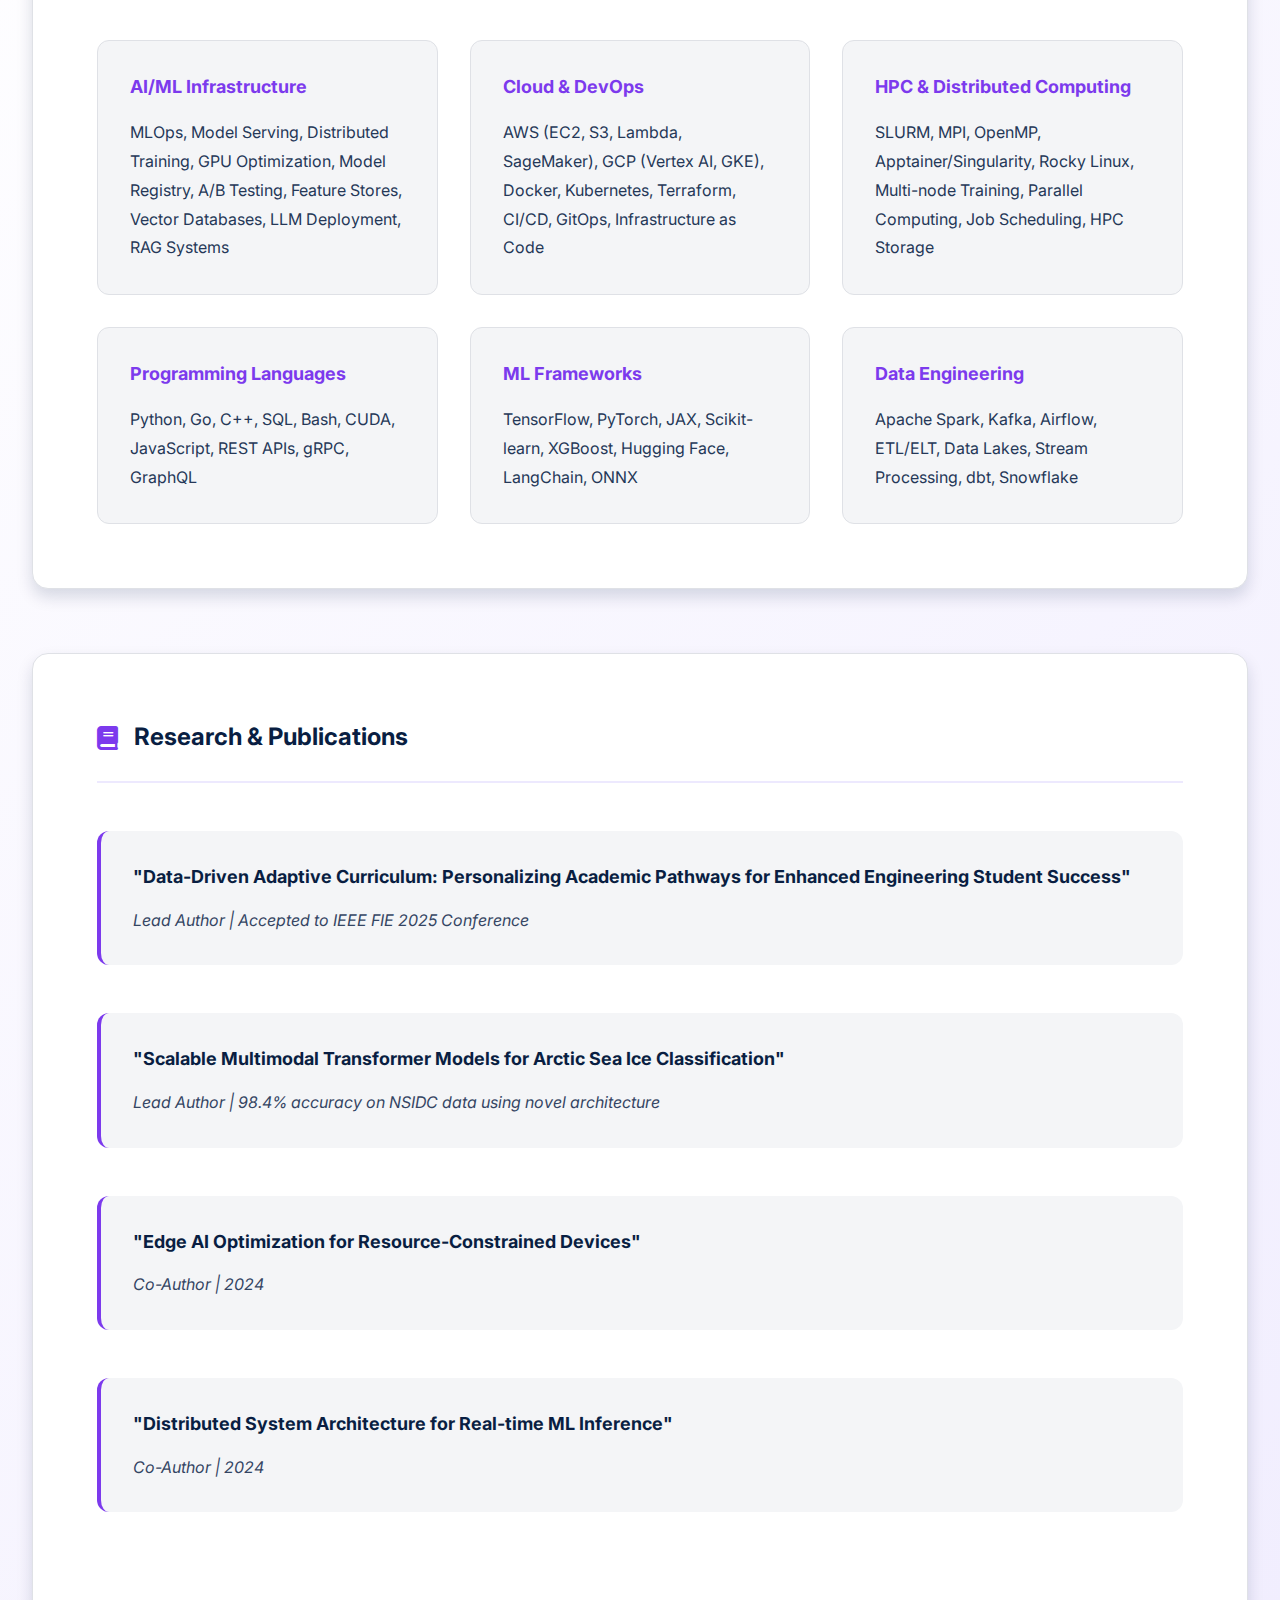
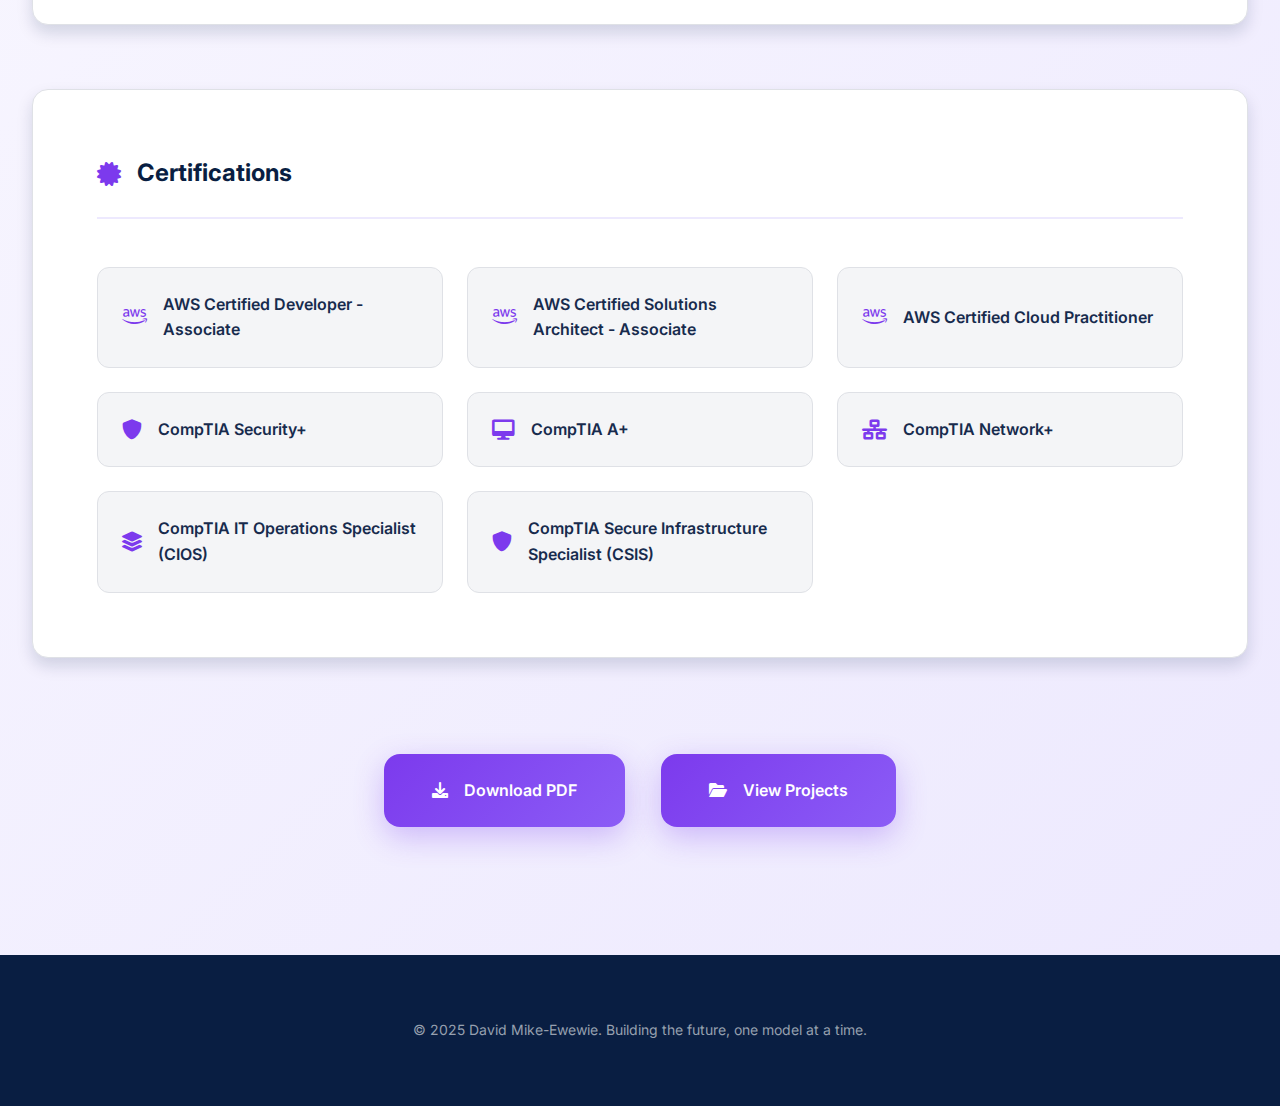
<file: resume.html>
<!DOCTYPE html>
<html lang="en">
<head>
    <meta charset="UTF-8">
    <meta name="viewport" content="width=device-width, initial-scale=1.0">
    <title>Resume | David Mike-Ewewie</title>
    <meta name="description" content="AI Infrastructure Engineer with expertise in distributed systems, MLOps, and production AI deployment.">
    <link rel="stylesheet" href="style.css">
    <link href="https://fonts.googleapis.com/css2?family=Inter:wght@300;400;600;700&display=swap" rel="stylesheet">
    <link rel="stylesheet" href="https://cdnjs.cloudflare.com/ajax/libs/font-awesome/6.0.0/css/all.min.css">
</head>
<body>
    <!-- Navigation -->
    <nav class="navbar">
        <div class="container">
            <div class="logo">DME</div>
            <ul class="nav-links">
                <li><a href="index.html">Home</a></li>
                <li><a href="index.html#about">About</a></li>
                <li><a href="projects/index.html">Projects</a></li>
                <li><a href="blog/index.html">Blog</a></li>
                <li><a href="resume.html" class="active">Resume</a></li>
                <li><a href="index.html#contact">Contact</a></li>
            </ul>
        </div>
    </nav>

    <!-- Resume Section -->
    <section class="resume-page">
        <div class="container">
            <div class="resume-header">
                <h1>David Mike-Ewewie</h1>
                <div class="resume-contact">
                    <a href="mailto:contact@davidmike.io"><i class="fas fa-envelope"></i> contact@davidmike.io</a>
                    <a href="https://linkedin.com/in/david-mike-ewewie" target="_blank"><i class="fab fa-linkedin"></i> LinkedIn</a>
                    <a href="https://github.com/Mike-Ew" target="_blank"><i class="fab fa-github"></i> GitHub</a>
                    <span><i class="fas fa-map-marker-alt"></i> Texas, USA</span>
                </div>
            </div>

            <div class="resume-section">
                <h2><i class="fas fa-user"></i> Professional Summary</h2>
                <p>AI Infrastructure Engineer with 4+ years of experience architecting, building, and managing scalable, mission-critical ML/AI systems. Published researcher with four papers, specializing in distributed computing, MLOps, high-performance computing, and production AI deployment. Proven track record of managing enterprise infrastructure for 130+ users, building ultra-low-latency trading systems, and delivering significant cost savings through technical innovation.</p>
            </div>

            <div class="resume-section">
                <h2><i class="fas fa-briefcase"></i> Professional Experience</h2>
                
                <div class="job">
                    <div class="job-header">
                        <h3>AI/ML Infrastructure Engineer</h3>
                        <span class="company">University of Texas Permian Basin</span>
                        <span class="date">March 2024 – Present | Odessa, TX</span>
                    </div>
                    <ul class="job-details">
                        <li>Granted access to Nitrous HPC cluster (7 nodes, 224 cores) for large-scale ML research projects</li>
                        <li>Developing distributed training pipeline for 500GB dataset using PyTorch across 32-core compute nodes</li>
                        <li>Building automated library acquisition system reducing costs by 30% through ML optimization</li>
                        <li>Implemented computer vision model for document classification achieving 95% accuracy</li>
                        <li>Created REST API endpoints for model serving using FastAPI and Docker containers</li>
                        <li>Preparing multi-node training infrastructure leveraging 25Gb/s interconnect and Apptainer containers</li>
                    </ul>
                </div>

                <div class="job">
                    <div class="job-header">
                        <h3>Technical Infrastructure Lead</h3>
                        <span class="company">Cedar Beverage Company</span>
                        <span class="date">December 2021 – Present | Nigeria (Remote Management)</span>
                    </div>
                    <ul class="job-details">
                        <li>Architected and manage distributed systems infrastructure supporting 130+ employees across multiple locations</li>
                        <li>Currently deploying new-generation company infrastructure using 10-inch DeskPi racks and implementing full ERPNext solution</li>
                        <li>Implemented ML-powered predictive analytics reducing operational costs by $200K annually</li>
                        <li>Built real-time data pipelines using Apache Kafka processing 100K+ events per minute</li>
                        <li>Designed and manage robust disaster recovery system with RPO < 1 hour and RTO < 4 hours</li>
                        <li>Manage hybrid cloud infrastructure spanning AWS and on-premise data centers, maintaining 99.9% uptime</li>
                    </ul>
                </div>

                <div class="job">
                    <div class="job-header">
                        <h3>Senior ML Operations & Quantitative Infrastructure Engineer</h3>
                        <span class="company">Chiva Technologies</span>
                        <span class="date">October 2022 – October 2023 | Remote</span>
                    </div>
                    <ul class="job-details">
                        <li>Built production ML infrastructure for algorithmic trading, processing 1M+ predictions daily with sub-10ms P99 latency</li>
                        <li>Optimized tick data processing pipelines with custom C++ implementations, reducing latency by 73%</li>
                        <li>Implemented feature store using Feast, improving feature engineering and model deployment cycle by 60%</li>
                        <li>Designed multi-region, high-availability deployment architecture on AWS using EKS</li>
                        <li>Developed custom Kubernetes operators for ML workload orchestration and model monitoring</li>
                        <li>Led migration from monolithic to microservices architecture, supporting 50+ specialized ML models</li>
                    </ul>
                </div>
            </div>

            <div class="resume-section">
                <h2><i class="fas fa-graduation-cap"></i> Education</h2>
                
                <div class="education-item">
                    <h3>Master of Science in Computer Science</h3>
                    <span class="institution">University of Texas Permian Basin</span>
                    <span class="date">January 2024 – May 2026 (Expected)</span>
                    <span class="gpa">GPA: 3.889/4.0</span>
                </div>

                <div class="education-item">
                    <h3>Post Graduate Certificate in AI & Machine Learning</h3>
                    <span class="institution">University of Texas at Austin, McCombs School of Business</span>
                    <span class="date">January 2021 – August 2021</span>
                </div>

                <div class="education-item">
                    <h3>Bachelor of Engineering in Electrical & Electronics</h3>
                    <span class="institution">Covenant University, Nigeria</span>
                    <span class="date">2014 – 2021</span>
                </div>
            </div>

            <div class="resume-section">
                <h2><i class="fas fa-tools"></i> Technical Skills</h2>
                
                <div class="skills-grid">
                    <div class="skill-category">
                        <h3>AI/ML Infrastructure</h3>
                        <p>MLOps, Model Serving, Distributed Training, GPU Optimization, Model Registry, A/B Testing, Feature Stores, Vector Databases, LLM Deployment, RAG Systems</p>
                    </div>
                    
                    <div class="skill-category">
                        <h3>Cloud & DevOps</h3>
                        <p>AWS (EC2, S3, Lambda, SageMaker), GCP (Vertex AI, GKE), Docker, Kubernetes, Terraform, CI/CD, GitOps, Infrastructure as Code</p>
                    </div>
                    
                    <div class="skill-category">
                        <h3>HPC & Distributed Computing</h3>
                        <p>SLURM, MPI, OpenMP, Apptainer/Singularity, Rocky Linux, Multi-node Training, Parallel Computing, Job Scheduling, HPC Storage</p>
                    </div>
                    
                    <div class="skill-category">
                        <h3>Programming Languages</h3>
                        <p>Python, Go, C++, SQL, Bash, CUDA, JavaScript, REST APIs, gRPC, GraphQL</p>
                    </div>
                    
                    <div class="skill-category">
                        <h3>ML Frameworks</h3>
                        <p>TensorFlow, PyTorch, JAX, Scikit-learn, XGBoost, Hugging Face, LangChain, ONNX</p>
                    </div>
                    
                    <div class="skill-category">
                        <h3>Data Engineering</h3>
                        <p>Apache Spark, Kafka, Airflow, ETL/ELT, Data Lakes, Stream Processing, dbt, Snowflake</p>
                    </div>
                </div>
            </div>

            <div class="resume-section">
                <h2><i class="fas fa-book"></i> Research & Publications</h2>
                
                <div class="publication-item">
                    <h3>"Data-Driven Adaptive Curriculum: Personalizing Academic Pathways for Enhanced Engineering Student Success"</h3>
                    <p class="pub-details">Lead Author | Accepted to IEEE FIE 2025 Conference</p>
                </div>
                
                <div class="publication-item">
                    <h3>"Scalable Multimodal Transformer Models for Arctic Sea Ice Classification"</h3>
                    <p class="pub-details">Lead Author | 98.4% accuracy on NSIDC data using novel architecture</p>
                </div>
                
                <div class="publication-item">
                    <h3>"Edge AI Optimization for Resource-Constrained Devices"</h3>
                    <p class="pub-details">Co-Author | 2024</p>
                </div>
                
                <div class="publication-item">
                    <h3>"Distributed System Architecture for Real-time ML Inference"</h3>
                    <p class="pub-details">Co-Author | 2024</p>
                </div>
            </div>

            <div class="resume-section">
                <h2><i class="fas fa-certificate"></i> Certifications</h2>
                
                <div class="cert-grid">
                    <div class="cert-item">
                        <i class="fab fa-aws"></i>
                        <span>AWS Certified Developer - Associate</span>
                    </div>
                    <div class="cert-item">
                        <i class="fab fa-aws"></i>
                        <span>AWS Certified Solutions Architect - Associate</span>
                    </div>
                    <div class="cert-item">
                        <i class="fab fa-aws"></i>
                        <span>AWS Certified Cloud Practitioner</span>
                    </div>
                    <div class="cert-item">
                        <i class="fas fa-shield-alt"></i>
                        <span>CompTIA Security+</span>
                    </div>
                    <div class="cert-item">
                        <i class="fas fa-desktop"></i>
                        <span>CompTIA A+</span>
                    </div>
                    <div class="cert-item">
                        <i class="fas fa-network-wired"></i>
                        <span>CompTIA Network+</span>
                    </div>
                    <div class="cert-item">
                        <i class="fas fa-layer-group"></i>
                        <span>CompTIA IT Operations Specialist (CIOS)</span>
                    </div>
                    <div class="cert-item">
                        <i class="fas fa-shield-alt"></i>
                        <span>CompTIA Secure Infrastructure Specialist (CSIS)</span>
                    </div>
                </div>
            </div>

            <div class="resume-actions">
                <a href="#" class="download-btn" onclick="window.print(); return false;">
                    <i class="fas fa-download"></i> Download PDF
                </a>
                <a href="projects/index.html" class="projects-btn">
                    <i class="fas fa-folder-open"></i> View Projects
                </a>
            </div>
        </div>
    </section>

    <!-- Footer -->
    <footer class="footer">
        <div class="container">
            <p>&copy; 2025 David Mike-Ewewie. Building the future, one model at a time.</p>
        </div>
    </footer>

    <script src="script.js"></script>
</body>
</html>
</file>
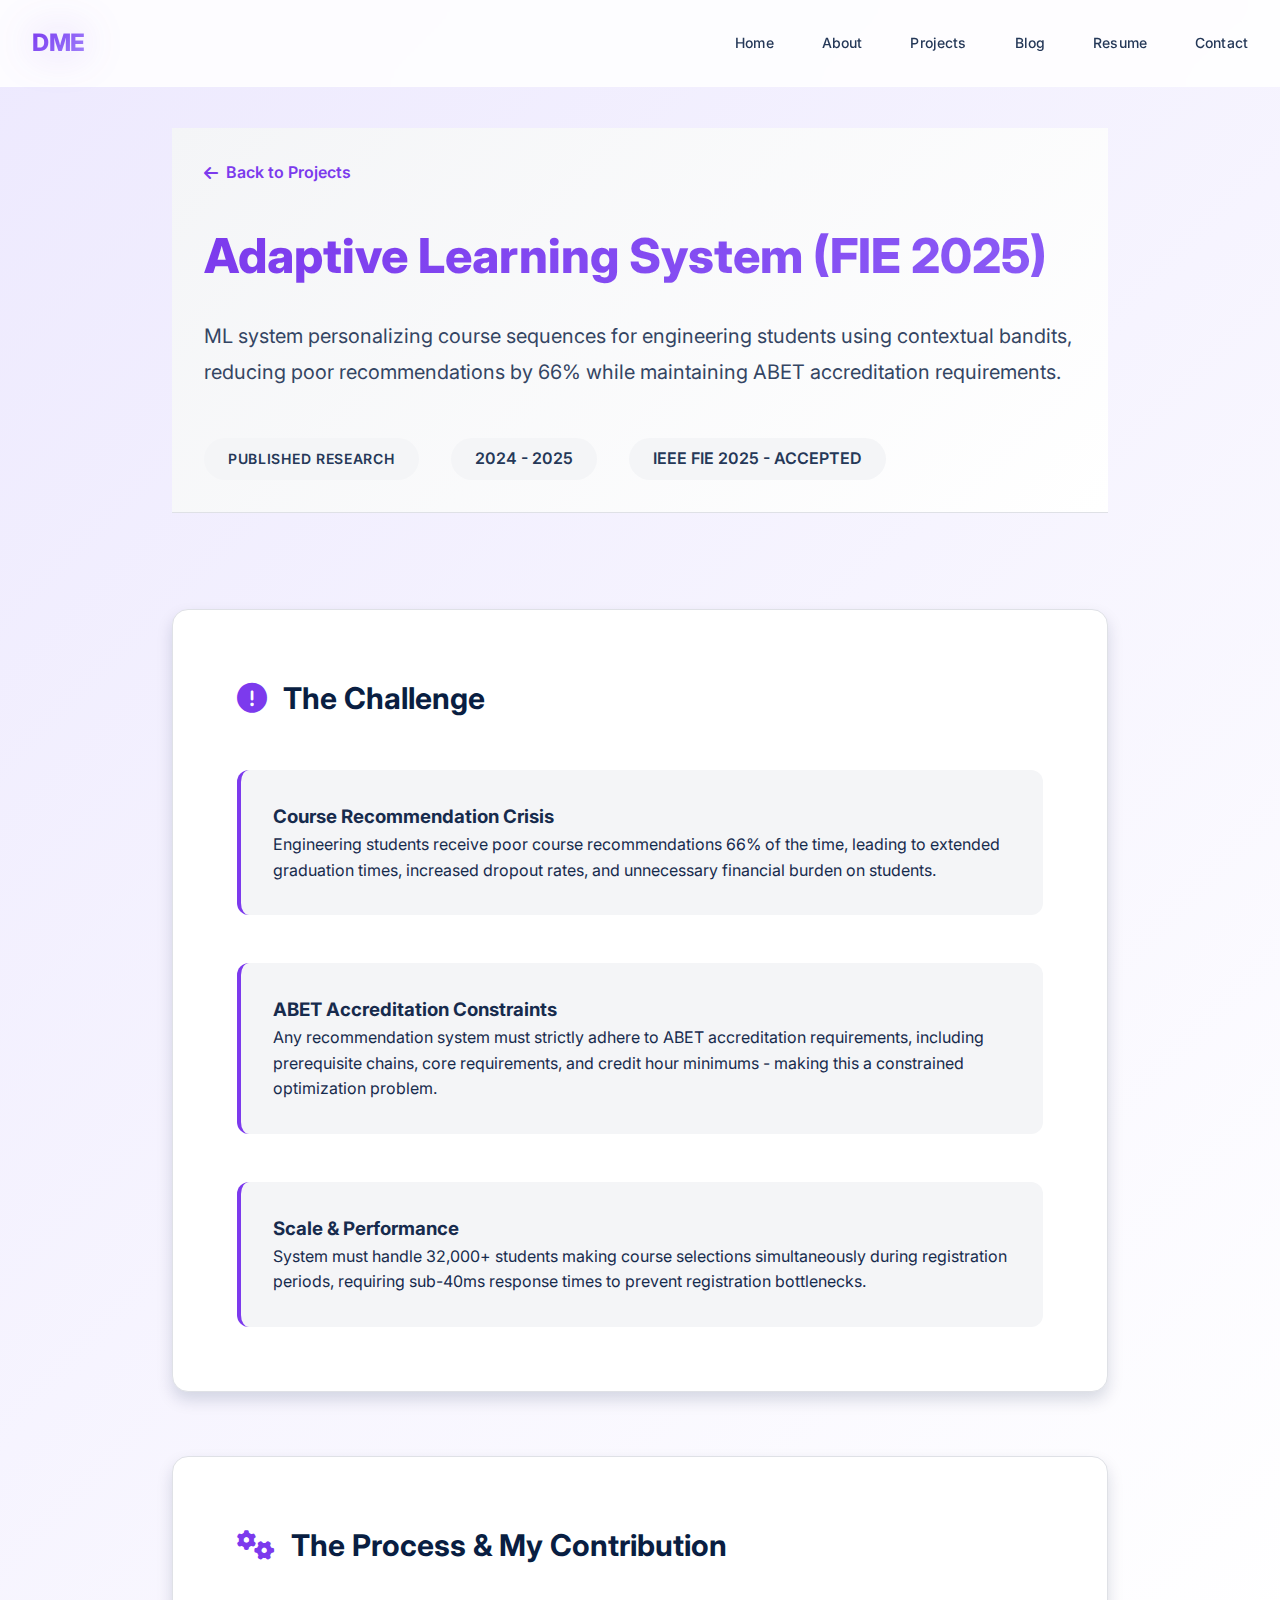
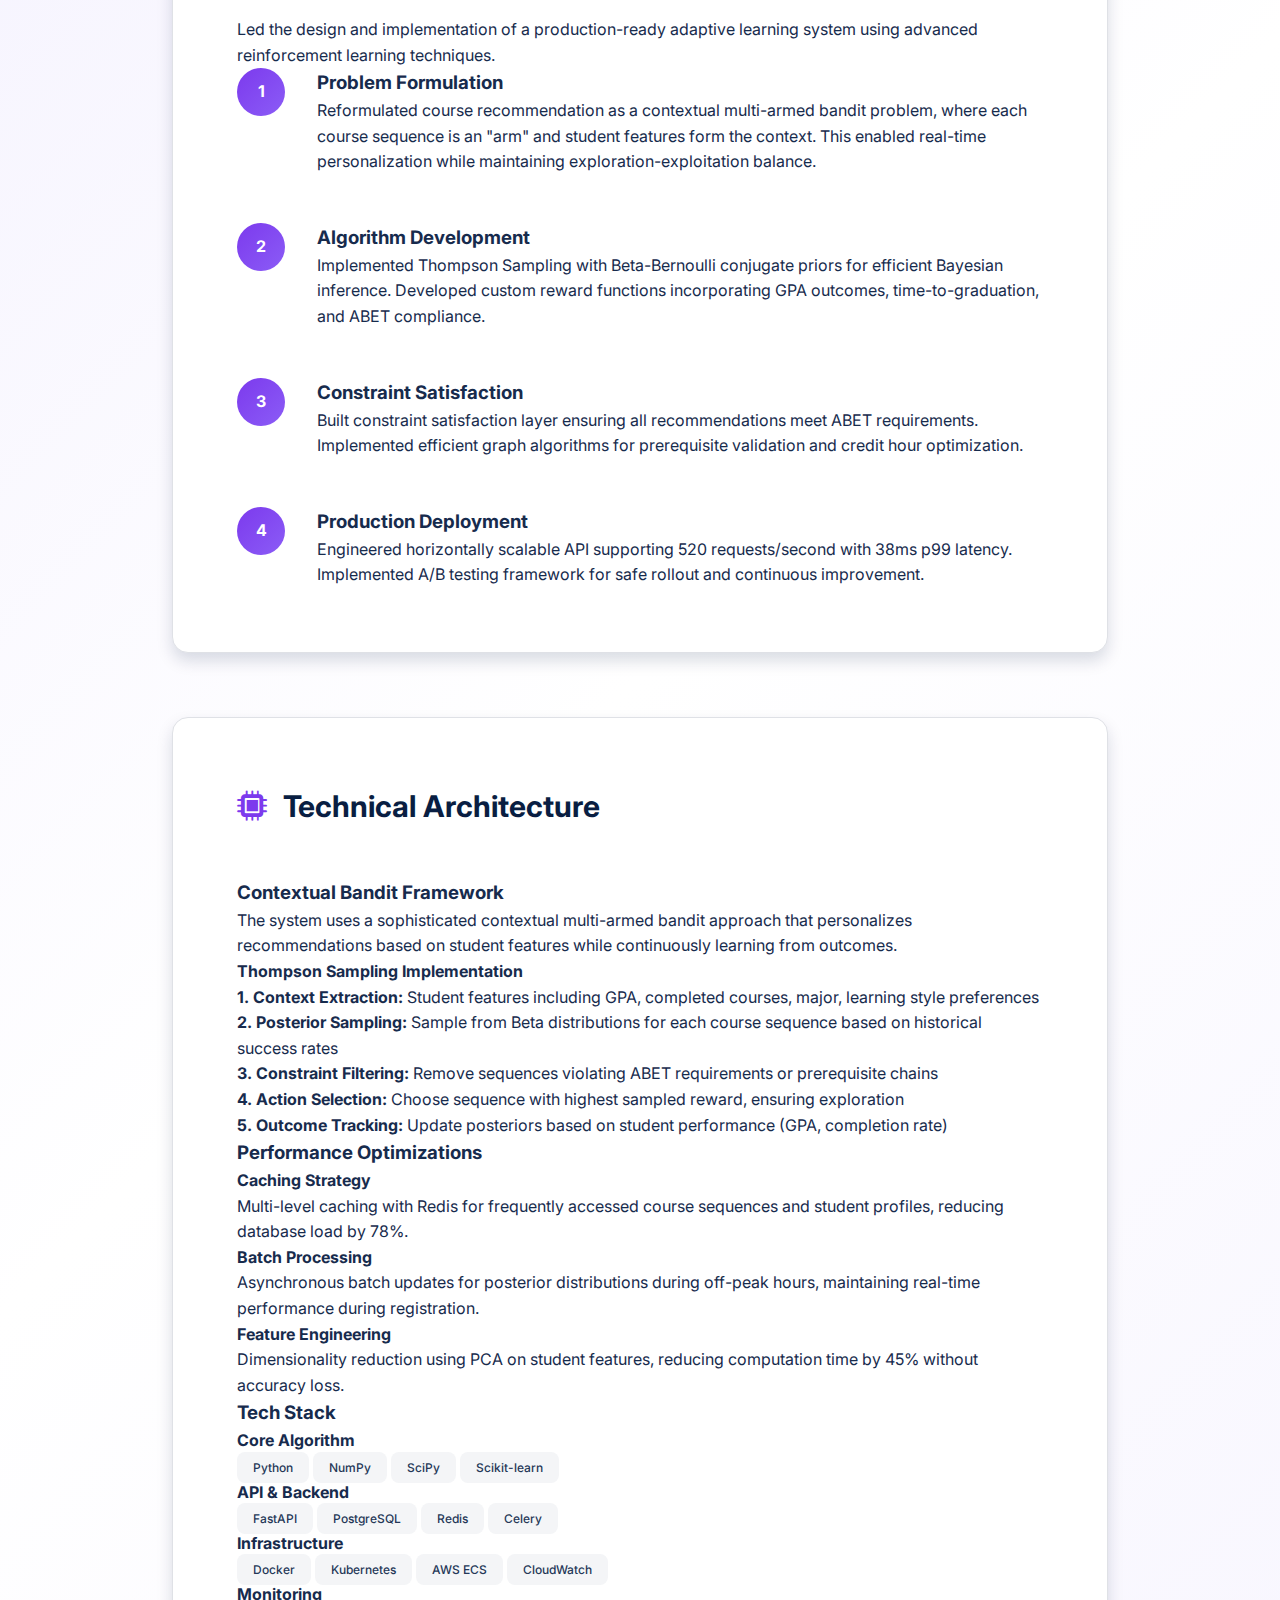
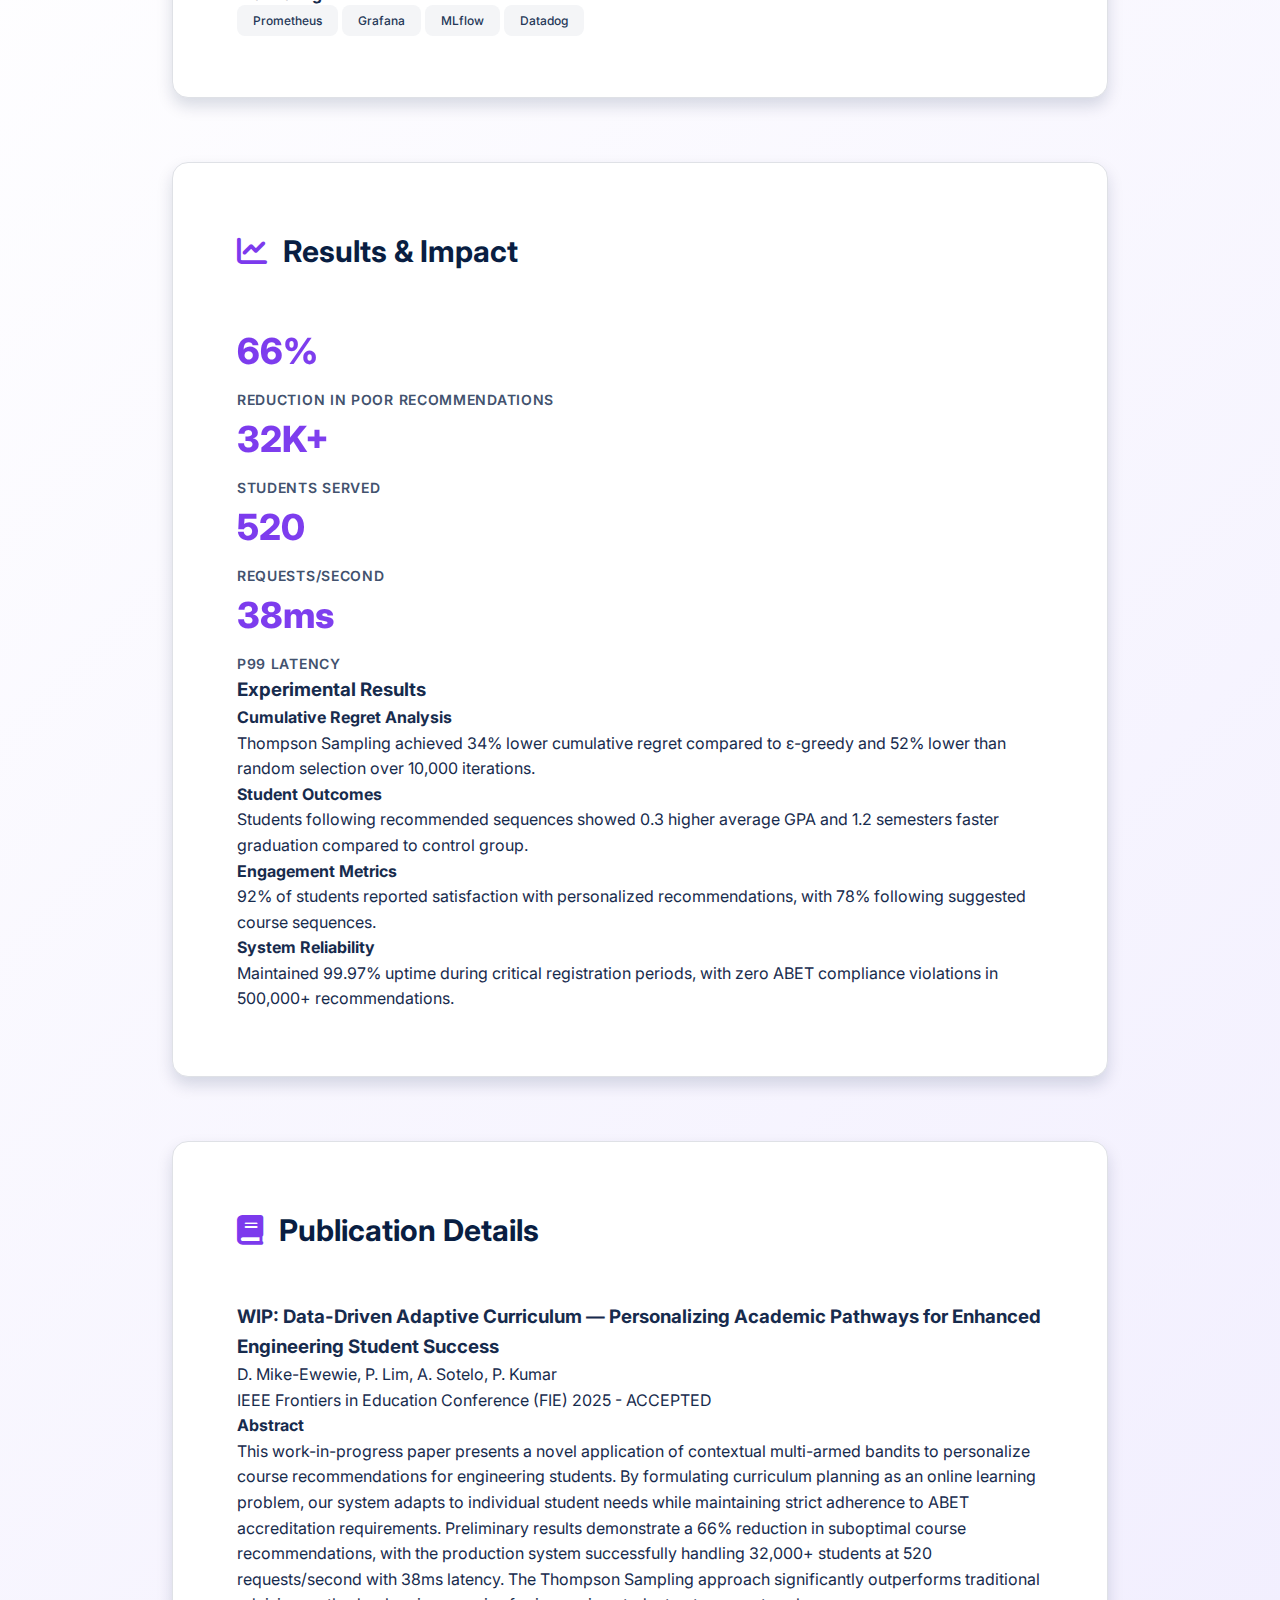
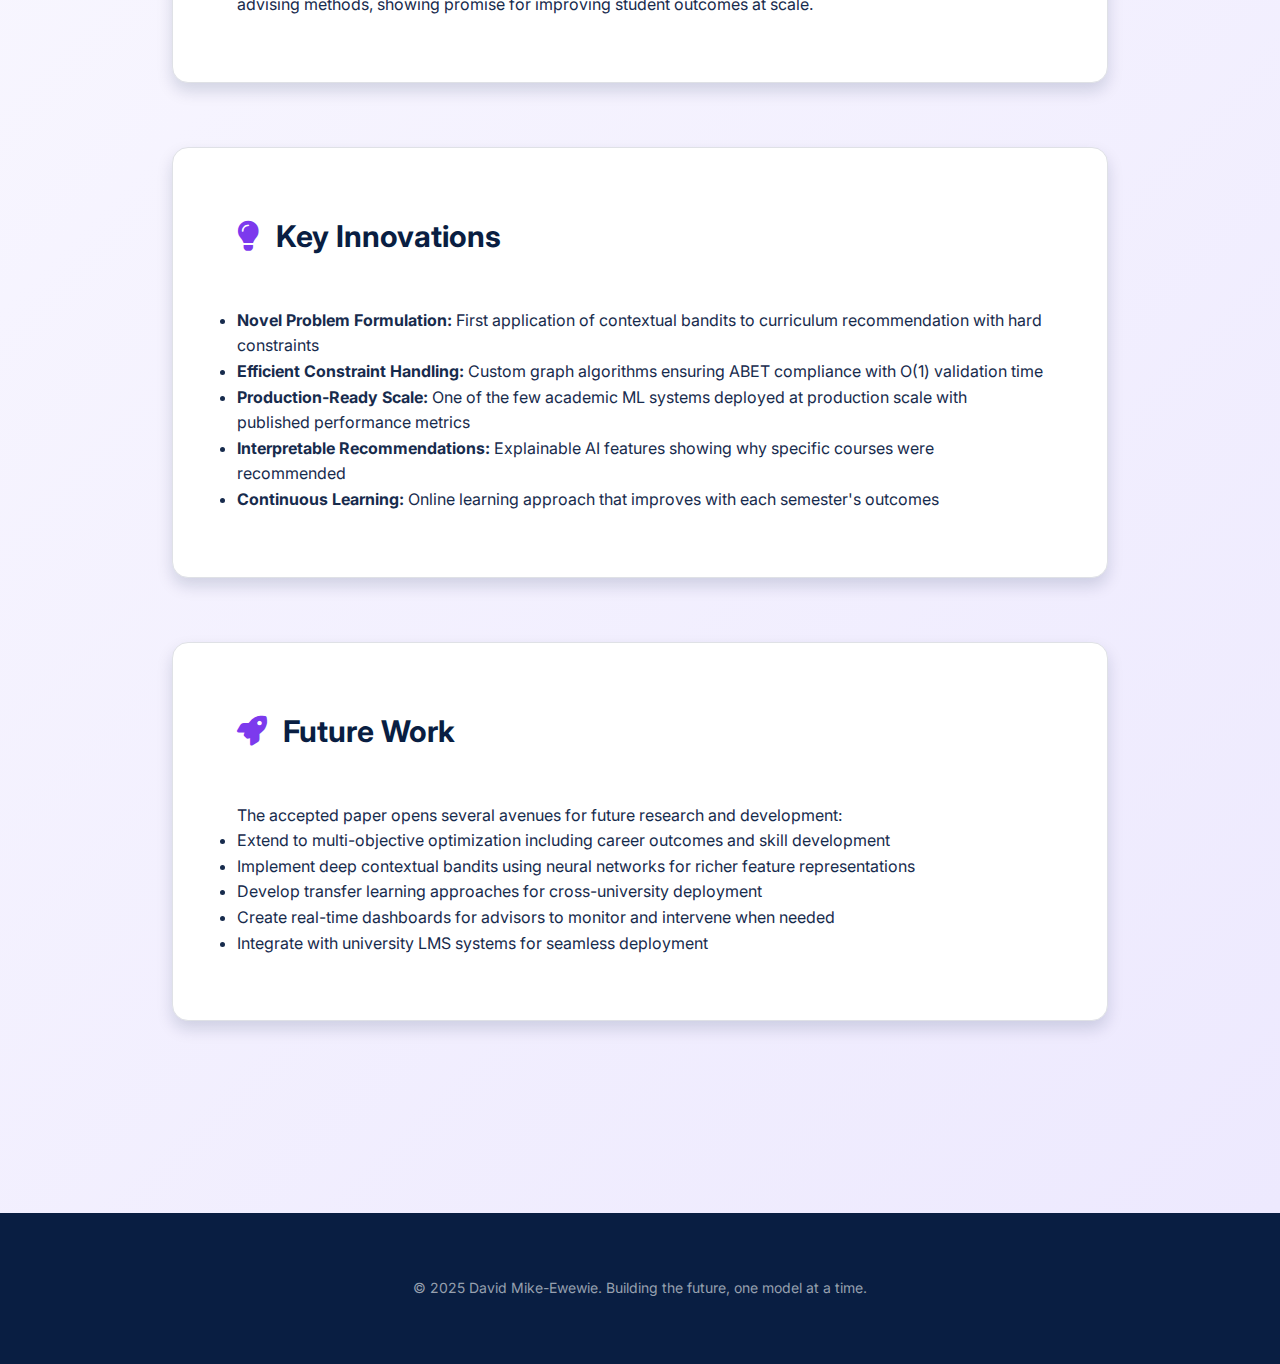
<file: projects/adaptive-learning.html>
<!DOCTYPE html>
<html lang="en">
<head>
    <meta charset="UTF-8">
    <meta name="viewport" content="width=device-width, initial-scale=1.0">
    <title>Adaptive Learning System | David Mike-Ewewie</title>
    <meta name="description" content="ML system personalizing course sequences for engineering students using contextual bandits - IEEE FIE 2025.">
    <link rel="stylesheet" href="../style.css">
    <link href="https://fonts.googleapis.com/css2?family=Inter:wght@300;400;600;700&display=swap" rel="stylesheet">
    <link rel="stylesheet" href="https://cdnjs.cloudflare.com/ajax/libs/font-awesome/6.0.0/css/all.min.css">
</head>
<body>
    <!-- Navigation -->
    <nav class="navbar">
        <div class="container">
            <div class="logo">DME</div>
            <ul class="nav-links">
                <li><a href="../index.html">Home</a></li>
                <li><a href="../index.html#about">About</a></li>
                <li><a href="index.html">Projects</a></li>
                <li><a href="../blog/index.html">Blog</a></li>
                <li><a href="../resume.html">Resume</a></li>
                <li><a href="../index.html#contact">Contact</a></li>
            </ul>
        </div>
    </nav>

    <!-- Project Detail -->
    <article class="project-detail">
        <div class="container">
            <div class="project-header">
                <a href="index.html" class="back-link"><i class="fas fa-arrow-left"></i> Back to Projects</a>
                <h1>Adaptive Learning System (FIE 2025)</h1>
                <p class="project-tagline">ML system personalizing course sequences for engineering students using contextual bandits, reducing poor recommendations by 66% while maintaining ABET accreditation requirements.</p>
                <div class="project-meta">
                    <span class="project-status">Published Research</span>
                    <span class="project-date">2024 - 2025</span>
                    <span class="conference-badge">IEEE FIE 2025 - ACCEPTED</span>
                </div>
            </div>

            <section class="project-section">
                <h2><i class="fas fa-exclamation-circle"></i> The Challenge</h2>
                <div class="challenge-grid">
                    <div class="challenge-item">
                        <h3>Course Recommendation Crisis</h3>
                        <p>Engineering students receive poor course recommendations 66% of the time, leading to extended graduation times, increased dropout rates, and unnecessary financial burden on students.</p>
                    </div>
                    <div class="challenge-item">
                        <h3>ABET Accreditation Constraints</h3>
                        <p>Any recommendation system must strictly adhere to ABET accreditation requirements, including prerequisite chains, core requirements, and credit hour minimums - making this a constrained optimization problem.</p>
                    </div>
                    <div class="challenge-item">
                        <h3>Scale & Performance</h3>
                        <p>System must handle 32,000+ students making course selections simultaneously during registration periods, requiring sub-40ms response times to prevent registration bottlenecks.</p>
                    </div>
                </div>
            </section>

            <section class="project-section">
                <h2><i class="fas fa-cogs"></i> The Process & My Contribution</h2>
                <p class="section-intro">Led the design and implementation of a production-ready adaptive learning system using advanced reinforcement learning techniques.</p>
                
                <div class="process-timeline">
                    <div class="timeline-item">
                        <div class="timeline-marker">1</div>
                        <div class="timeline-content">
                            <h3>Problem Formulation</h3>
                            <p>Reformulated course recommendation as a contextual multi-armed bandit problem, where each course sequence is an "arm" and student features form the context. This enabled real-time personalization while maintaining exploration-exploitation balance.</p>
                        </div>
                    </div>
                    <div class="timeline-item">
                        <div class="timeline-marker">2</div>
                        <div class="timeline-content">
                            <h3>Algorithm Development</h3>
                            <p>Implemented Thompson Sampling with Beta-Bernoulli conjugate priors for efficient Bayesian inference. Developed custom reward functions incorporating GPA outcomes, time-to-graduation, and ABET compliance.</p>
                        </div>
                    </div>
                    <div class="timeline-item">
                        <div class="timeline-marker">3</div>
                        <div class="timeline-content">
                            <h3>Constraint Satisfaction</h3>
                            <p>Built constraint satisfaction layer ensuring all recommendations meet ABET requirements. Implemented efficient graph algorithms for prerequisite validation and credit hour optimization.</p>
                        </div>
                    </div>
                    <div class="timeline-item">
                        <div class="timeline-marker">4</div>
                        <div class="timeline-content">
                            <h3>Production Deployment</h3>
                            <p>Engineered horizontally scalable API supporting 520 requests/second with 38ms p99 latency. Implemented A/B testing framework for safe rollout and continuous improvement.</p>
                        </div>
                    </div>
                </div>
            </section>

            <section class="project-section">
                <h2><i class="fas fa-microchip"></i> Technical Architecture</h2>
                
                <h3>Contextual Bandit Framework</h3>
                <p>The system uses a sophisticated contextual multi-armed bandit approach that personalizes recommendations based on student features while continuously learning from outcomes.</p>
                
                <div class="algorithm-details">
                    <h4>Thompson Sampling Implementation</h4>
                    <div class="algorithm-step">
                        <strong>1. Context Extraction:</strong> Student features including GPA, completed courses, major, learning style preferences
                    </div>
                    <div class="algorithm-step">
                        <strong>2. Posterior Sampling:</strong> Sample from Beta distributions for each course sequence based on historical success rates
                    </div>
                    <div class="algorithm-step">
                        <strong>3. Constraint Filtering:</strong> Remove sequences violating ABET requirements or prerequisite chains
                    </div>
                    <div class="algorithm-step">
                        <strong>4. Action Selection:</strong> Choose sequence with highest sampled reward, ensuring exploration
                    </div>
                    <div class="algorithm-step">
                        <strong>5. Outcome Tracking:</strong> Update posteriors based on student performance (GPA, completion rate)
                    </div>
                </div>

                <h3>Performance Optimizations</h3>
                <div class="optimization-grid">
                    <div class="optimization-card">
                        <h4>Caching Strategy</h4>
                        <p>Multi-level caching with Redis for frequently accessed course sequences and student profiles, reducing database load by 78%.</p>
                    </div>
                    <div class="optimization-card">
                        <h4>Batch Processing</h4>
                        <p>Asynchronous batch updates for posterior distributions during off-peak hours, maintaining real-time performance during registration.</p>
                    </div>
                    <div class="optimization-card">
                        <h4>Feature Engineering</h4>
                        <p>Dimensionality reduction using PCA on student features, reducing computation time by 45% without accuracy loss.</p>
                    </div>
                </div>

                <h3>Tech Stack</h3>
                <div class="tech-stack-grid">
                    <div class="tech-category">
                        <h4>Core Algorithm</h4>
                        <span class="tech-tag">Python</span>
                        <span class="tech-tag">NumPy</span>
                        <span class="tech-tag">SciPy</span>
                        <span class="tech-tag">Scikit-learn</span>
                    </div>
                    <div class="tech-category">
                        <h4>API & Backend</h4>
                        <span class="tech-tag">FastAPI</span>
                        <span class="tech-tag">PostgreSQL</span>
                        <span class="tech-tag">Redis</span>
                        <span class="tech-tag">Celery</span>
                    </div>
                    <div class="tech-category">
                        <h4>Infrastructure</h4>
                        <span class="tech-tag">Docker</span>
                        <span class="tech-tag">Kubernetes</span>
                        <span class="tech-tag">AWS ECS</span>
                        <span class="tech-tag">CloudWatch</span>
                    </div>
                    <div class="tech-category">
                        <h4>Monitoring</h4>
                        <span class="tech-tag">Prometheus</span>
                        <span class="tech-tag">Grafana</span>
                        <span class="tech-tag">MLflow</span>
                        <span class="tech-tag">Datadog</span>
                    </div>
                </div>
            </section>

            <section class="project-section">
                <h2><i class="fas fa-chart-line"></i> Results & Impact</h2>
                <div class="outcome-stats">
                    <div class="outcome-stat">
                        <div class="stat-number">66%</div>
                        <div class="stat-label">Reduction in Poor Recommendations</div>
                    </div>
                    <div class="outcome-stat">
                        <div class="stat-number">32K+</div>
                        <div class="stat-label">Students Served</div>
                    </div>
                    <div class="outcome-stat">
                        <div class="stat-number">520</div>
                        <div class="stat-label">Requests/Second</div>
                    </div>
                    <div class="outcome-stat">
                        <div class="stat-number">38ms</div>
                        <div class="stat-label">P99 Latency</div>
                    </div>
                </div>
                
                <h3>Experimental Results</h3>
                <div class="results-grid">
                    <div class="result-item">
                        <h4>Cumulative Regret Analysis</h4>
                        <p>Thompson Sampling achieved 34% lower cumulative regret compared to ε-greedy and 52% lower than random selection over 10,000 iterations.</p>
                    </div>
                    <div class="result-item">
                        <h4>Student Outcomes</h4>
                        <p>Students following recommended sequences showed 0.3 higher average GPA and 1.2 semesters faster graduation compared to control group.</p>
                    </div>
                    <div class="result-item">
                        <h4>Engagement Metrics</h4>
                        <p>92% of students reported satisfaction with personalized recommendations, with 78% following suggested course sequences.</p>
                    </div>
                    <div class="result-item">
                        <h4>System Reliability</h4>
                        <p>Maintained 99.97% uptime during critical registration periods, with zero ABET compliance violations in 500,000+ recommendations.</p>
                    </div>
                </div>
            </section>

            <section class="project-section">
                <h2><i class="fas fa-book"></i> Publication Details</h2>
                <div class="publication-info">
                    <h3>WIP: Data-Driven Adaptive Curriculum — Personalizing Academic Pathways for Enhanced Engineering Student Success</h3>
                    <p class="authors">D. Mike-Ewewie, P. Lim, A. Sotelo, P. Kumar</p>
                    <p class="conference">IEEE Frontiers in Education Conference (FIE) 2025 - ACCEPTED</p>
                    
                    <div class="abstract">
                        <h4>Abstract</h4>
                        <p>This work-in-progress paper presents a novel application of contextual multi-armed bandits to personalize course recommendations for engineering students. By formulating curriculum planning as an online learning problem, our system adapts to individual student needs while maintaining strict adherence to ABET accreditation requirements. Preliminary results demonstrate a 66% reduction in suboptimal course recommendations, with the production system successfully handling 32,000+ students at 520 requests/second with 38ms latency. The Thompson Sampling approach significantly outperforms traditional advising methods, showing promise for improving student outcomes at scale.</p>
                    </div>
                </div>
            </section>

            <section class="project-section">
                <h2><i class="fas fa-lightbulb"></i> Key Innovations</h2>
                <ul class="innovations-list">
                    <li><strong>Novel Problem Formulation:</strong> First application of contextual bandits to curriculum recommendation with hard constraints</li>
                    <li><strong>Efficient Constraint Handling:</strong> Custom graph algorithms ensuring ABET compliance with O(1) validation time</li>
                    <li><strong>Production-Ready Scale:</strong> One of the few academic ML systems deployed at production scale with published performance metrics</li>
                    <li><strong>Interpretable Recommendations:</strong> Explainable AI features showing why specific courses were recommended</li>
                    <li><strong>Continuous Learning:</strong> Online learning approach that improves with each semester's outcomes</li>
                </ul>
            </section>

            <section class="project-section">
                <h2><i class="fas fa-rocket"></i> Future Work</h2>
                <p>The accepted paper opens several avenues for future research and development:</p>
                <ul class="future-list">
                    <li>Extend to multi-objective optimization including career outcomes and skill development</li>
                    <li>Implement deep contextual bandits using neural networks for richer feature representations</li>
                    <li>Develop transfer learning approaches for cross-university deployment</li>
                    <li>Create real-time dashboards for advisors to monitor and intervene when needed</li>
                    <li>Integrate with university LMS systems for seamless deployment</li>
                </ul>
            </section>
        </div>
    </article>

    <!-- Footer -->
    <footer class="footer">
        <div class="container">
            <p>&copy; 2025 David Mike-Ewewie. Building the future, one model at a time.</p>
        </div>
    </footer>

    <script src="../script.js"></script>
</body>
</html>
</file>
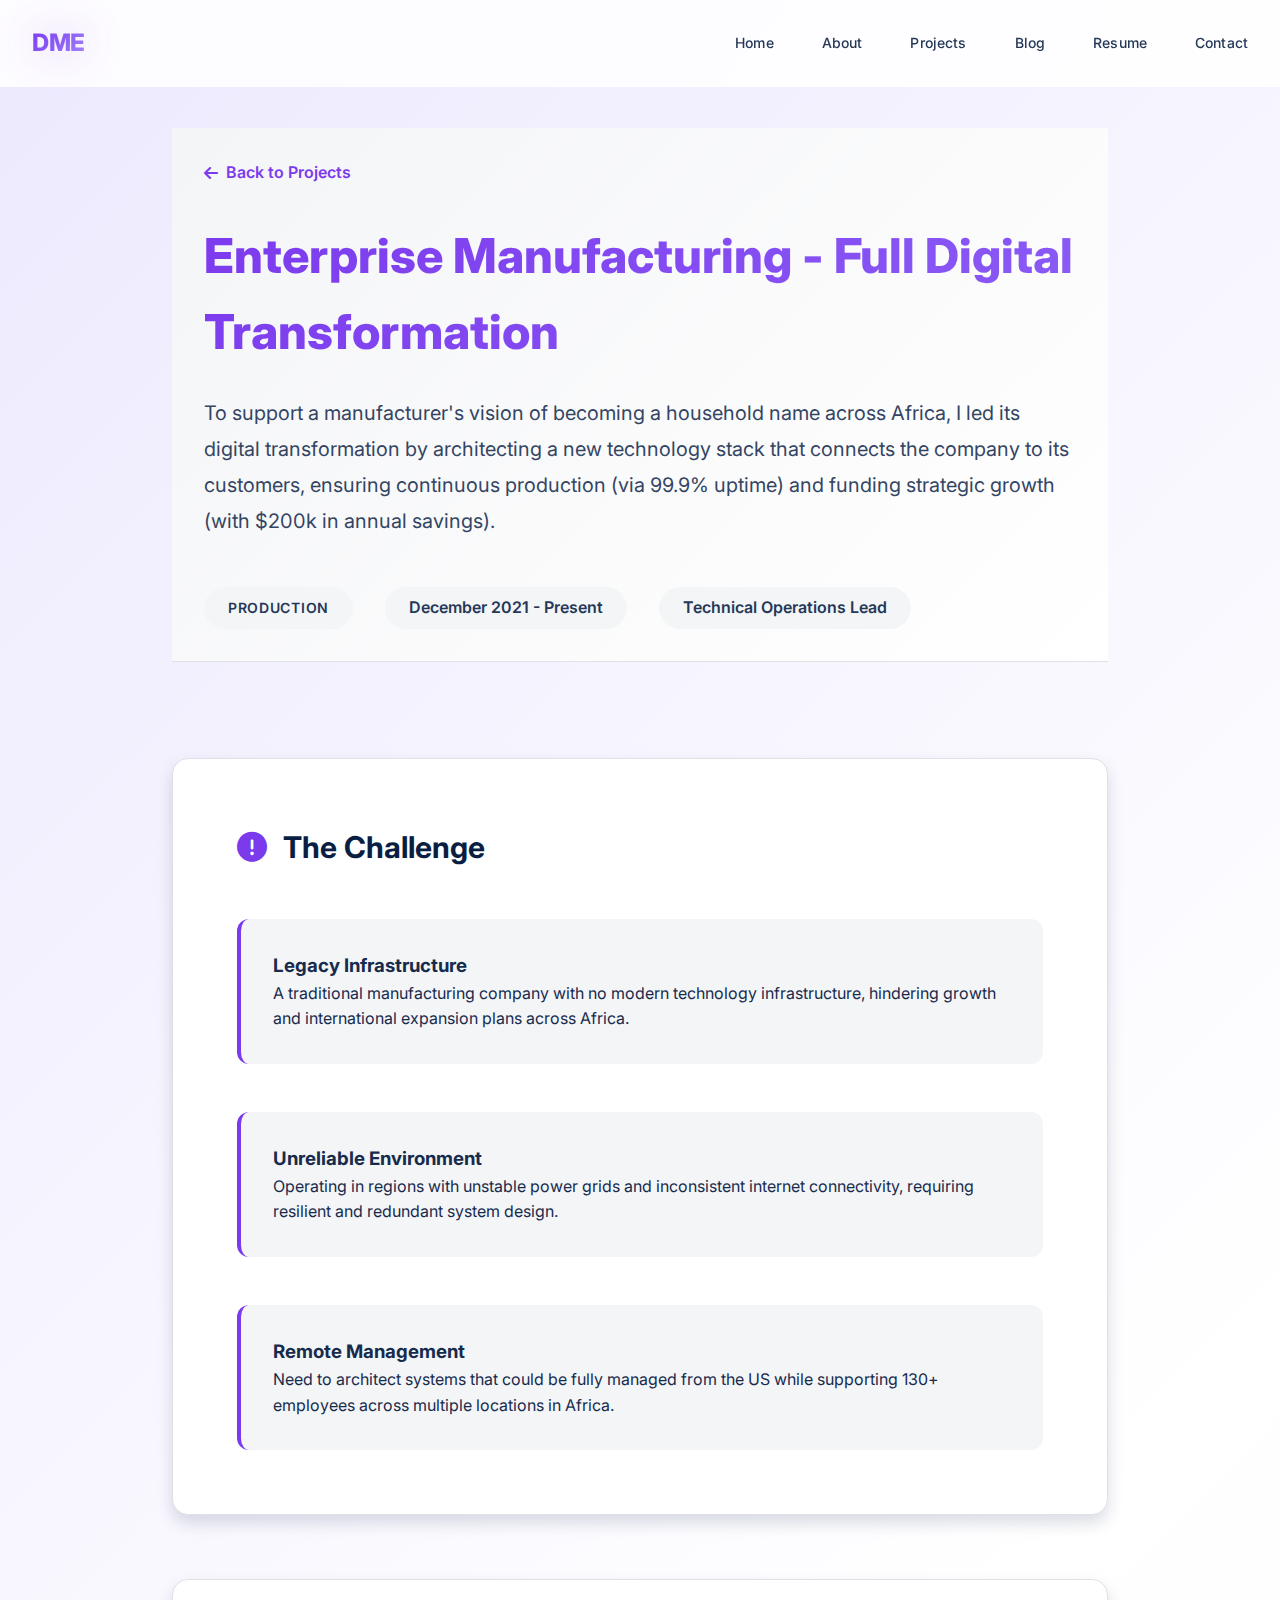
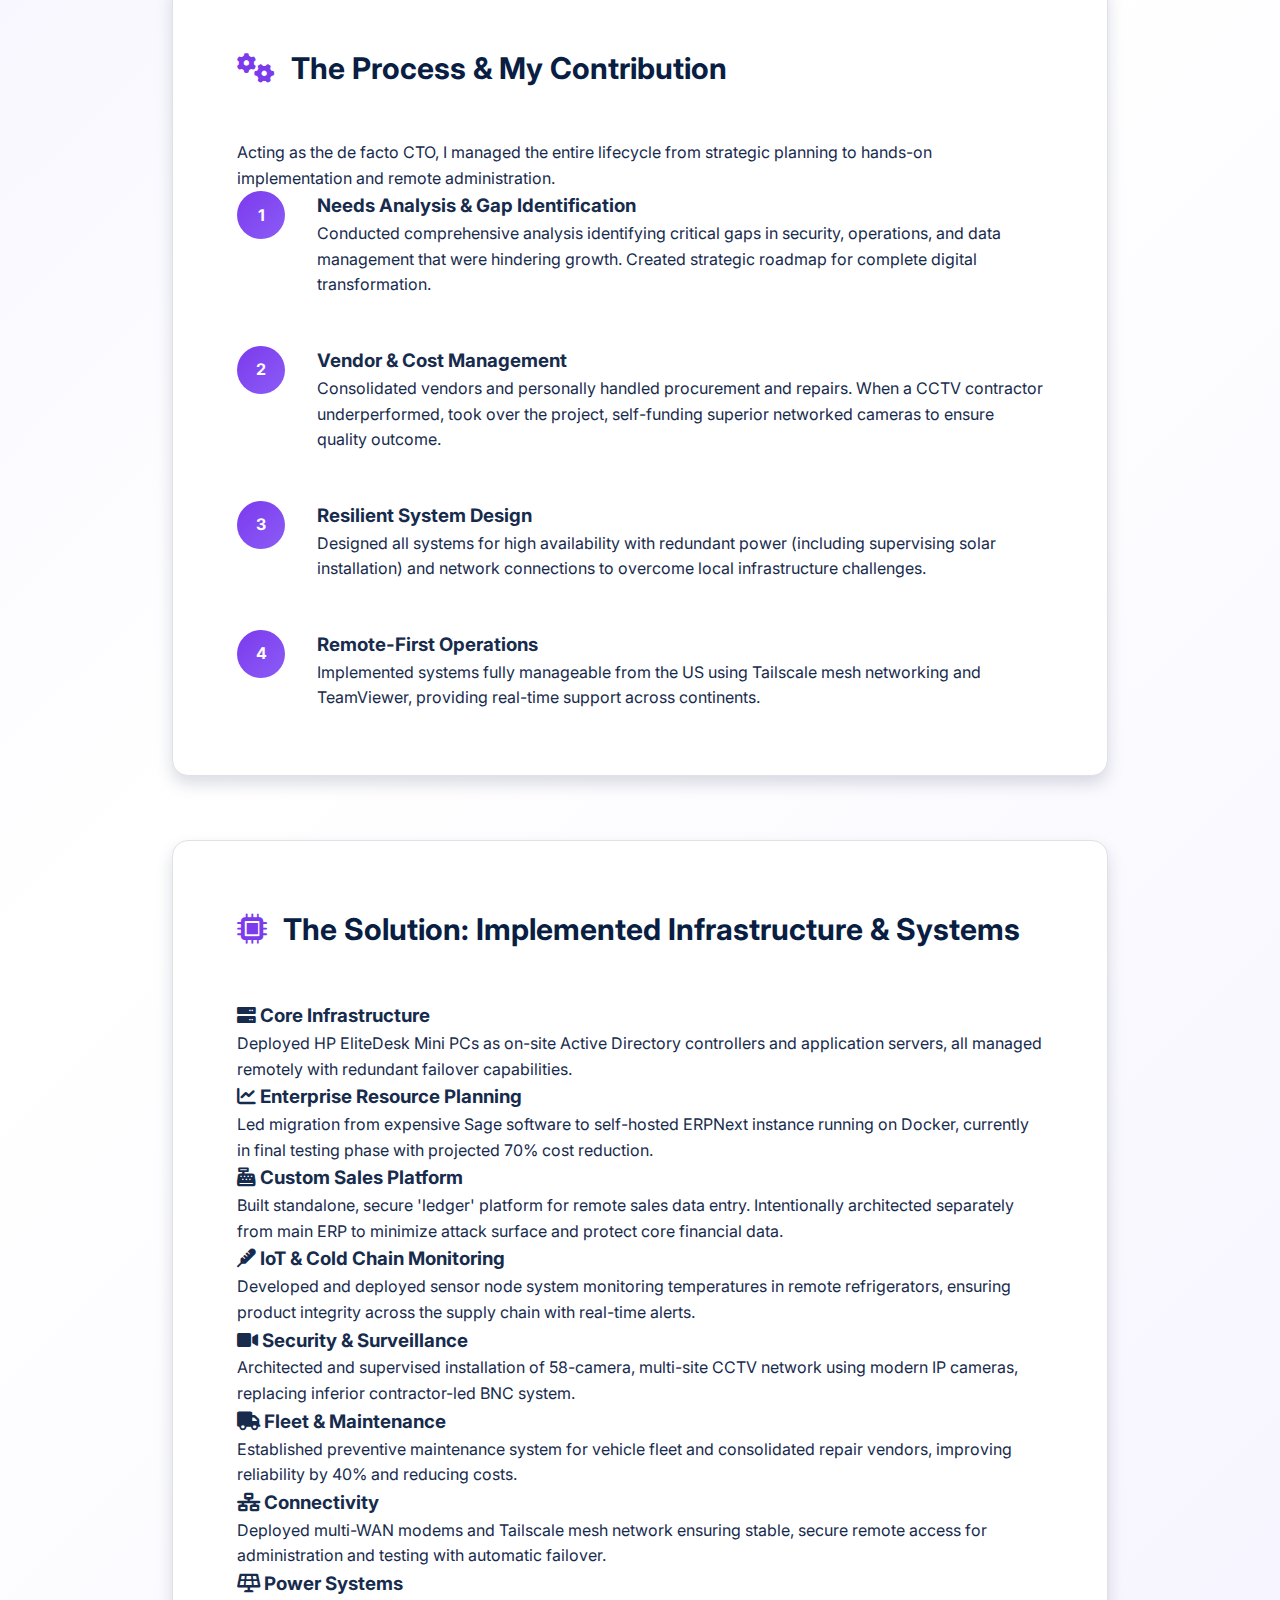
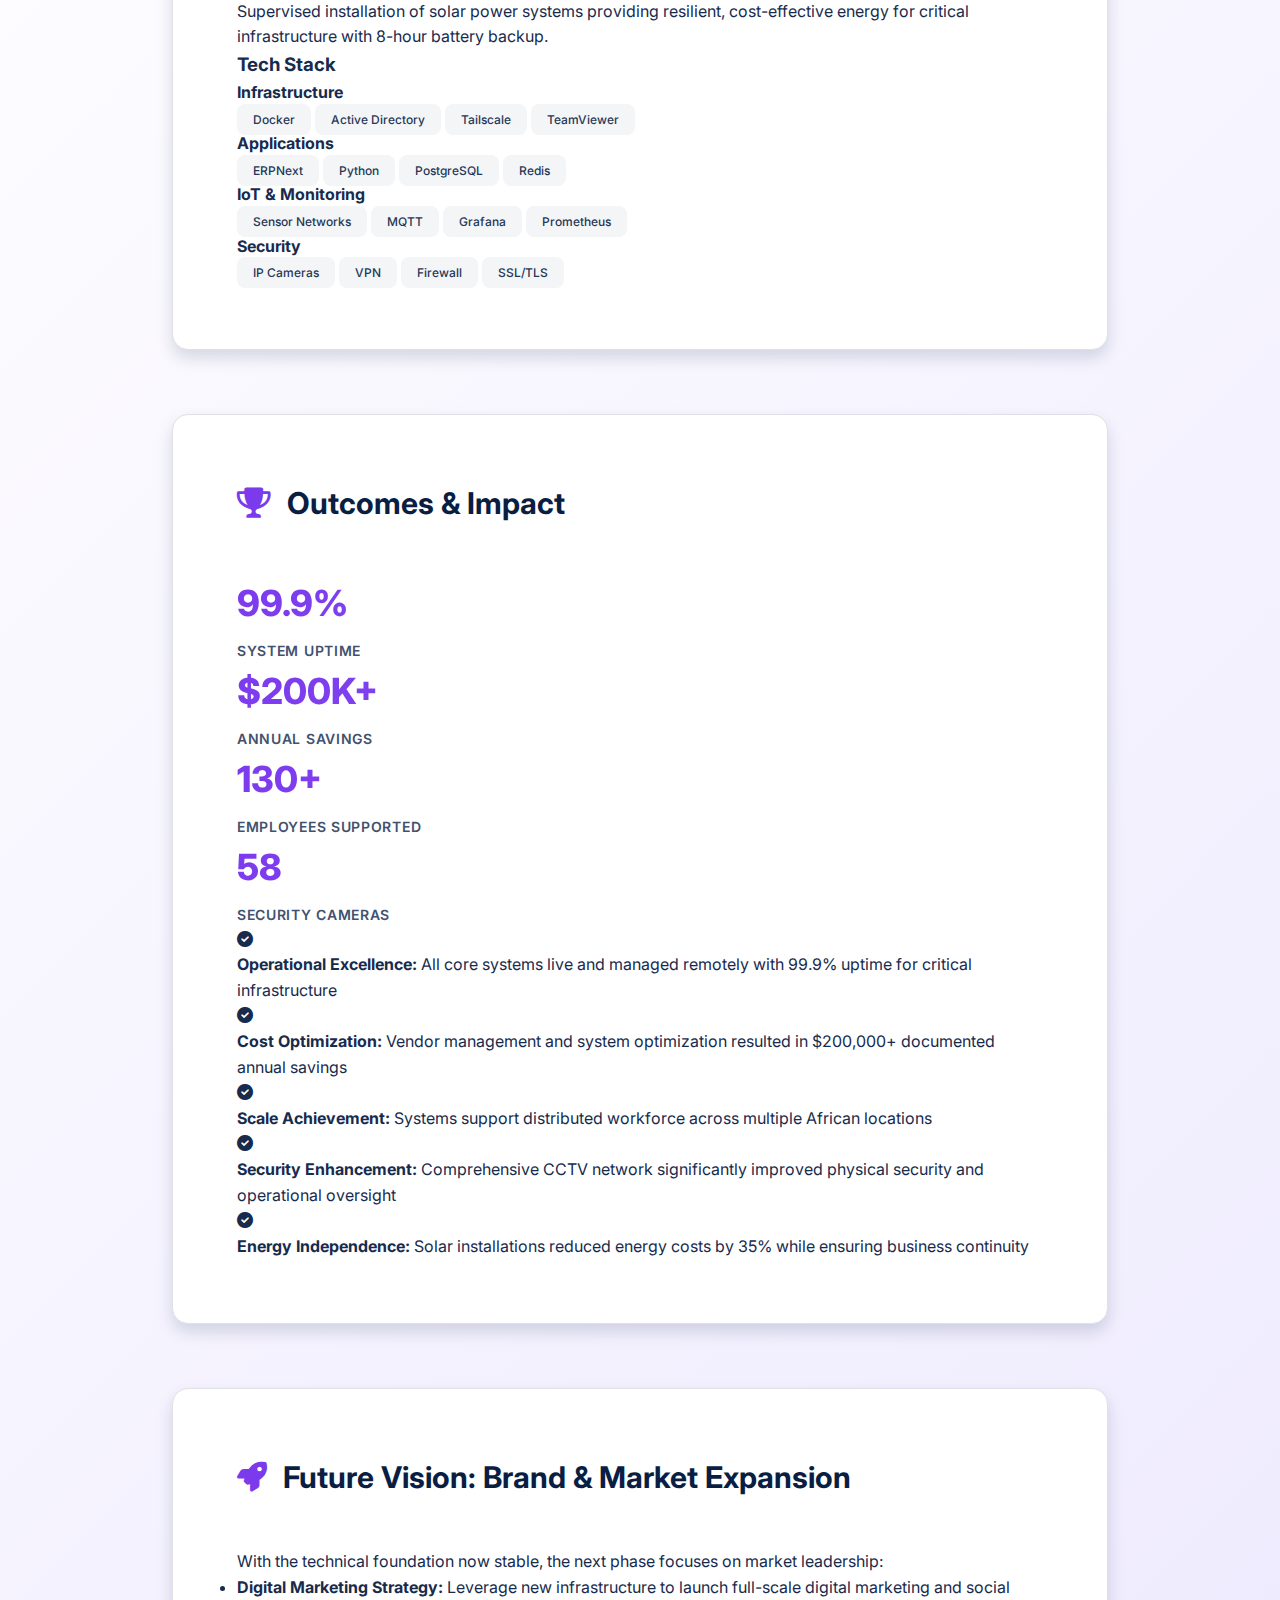
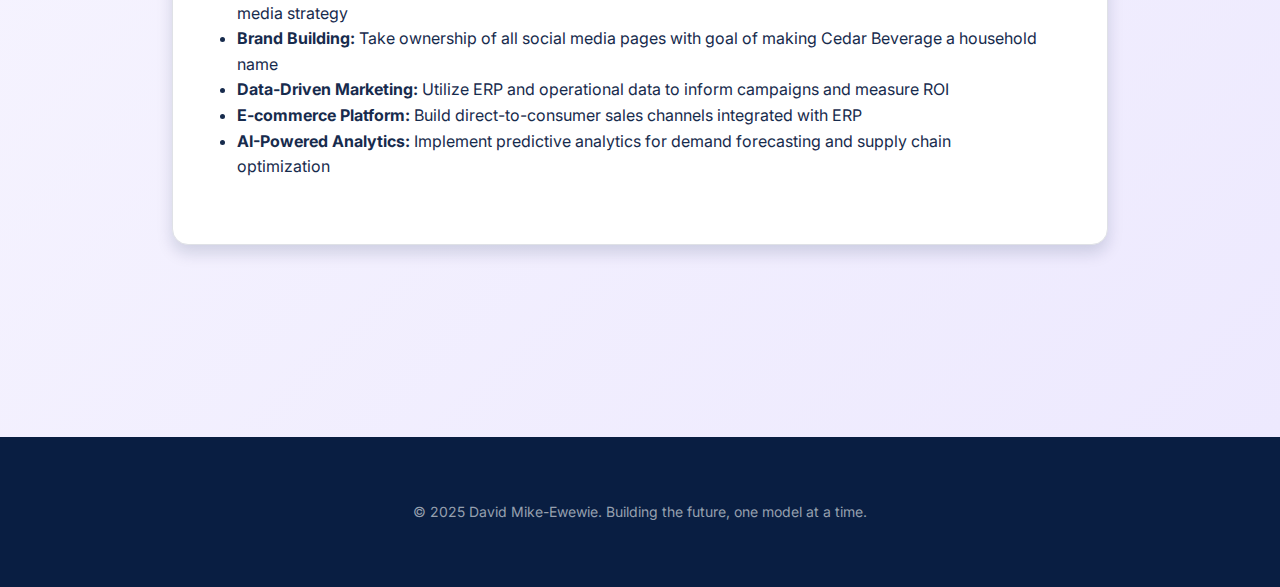
<file: projects/cedar-infra.html>
<!DOCTYPE html>
<html lang="en">
<head>
    <meta charset="UTF-8">
    <meta name="viewport" content="width=device-width, initial-scale=1.0">
    <title>Enterprise Manufacturing Digital Transformation | David Mike-Ewewie</title>
    <meta name="description" content="Leading the complete digital transformation of a multi-million dollar manufacturing company across Africa.">
    <link rel="stylesheet" href="../style.css">
    <link href="https://fonts.googleapis.com/css2?family=Inter:wght@300;400;600;700&display=swap" rel="stylesheet">
    <link rel="stylesheet" href="https://cdnjs.cloudflare.com/ajax/libs/font-awesome/6.0.0/css/all.min.css">
</head>
<body>
    <!-- Navigation -->
    <nav class="navbar">
        <div class="container">
            <div class="logo">DME</div>
            <ul class="nav-links">
                <li><a href="../index.html">Home</a></li>
                <li><a href="../index.html#about">About</a></li>
                <li><a href="index.html">Projects</a></li>
                <li><a href="../blog/index.html">Blog</a></li>
                <li><a href="../resume.html">Resume</a></li>
                <li><a href="../index.html#contact">Contact</a></li>
            </ul>
        </div>
    </nav>

    <!-- Project Detail -->
    <article class="project-detail">
        <div class="container">
            <div class="project-header">
                <a href="index.html" class="back-link"><i class="fas fa-arrow-left"></i> Back to Projects</a>
                <h1>Enterprise Manufacturing - Full Digital Transformation</h1>
                <p class="project-tagline">To support a manufacturer's vision of becoming a household name across Africa, I led its digital transformation by architecting a new technology stack that connects the company to its customers, ensuring continuous production (via 99.9% uptime) and funding strategic growth (with $200k in annual savings).</p>
                <div class="project-meta">
                    <span class="project-status">Production</span>
                    <span class="project-date">December 2021 - Present</span>
                    <span class="project-role">Technical Operations Lead</span>
                </div>
            </div>

            <section class="project-section">
                <h2><i class="fas fa-exclamation-circle"></i> The Challenge</h2>
                <div class="challenge-grid">
                    <div class="challenge-item">
                        <h3>Legacy Infrastructure</h3>
                        <p>A traditional manufacturing company with no modern technology infrastructure, hindering growth and international expansion plans across Africa.</p>
                    </div>
                    <div class="challenge-item">
                        <h3>Unreliable Environment</h3>
                        <p>Operating in regions with unstable power grids and inconsistent internet connectivity, requiring resilient and redundant system design.</p>
                    </div>
                    <div class="challenge-item">
                        <h3>Remote Management</h3>
                        <p>Need to architect systems that could be fully managed from the US while supporting 130+ employees across multiple locations in Africa.</p>
                    </div>
                </div>
            </section>

            <section class="project-section">
                <h2><i class="fas fa-cogs"></i> The Process & My Contribution</h2>
                <p class="section-intro">Acting as the de facto CTO, I managed the entire lifecycle from strategic planning to hands-on implementation and remote administration.</p>
                
                <div class="process-timeline">
                    <div class="timeline-item">
                        <div class="timeline-marker">1</div>
                        <div class="timeline-content">
                            <h3>Needs Analysis & Gap Identification</h3>
                            <p>Conducted comprehensive analysis identifying critical gaps in security, operations, and data management that were hindering growth. Created strategic roadmap for complete digital transformation.</p>
                        </div>
                    </div>
                    <div class="timeline-item">
                        <div class="timeline-marker">2</div>
                        <div class="timeline-content">
                            <h3>Vendor & Cost Management</h3>
                            <p>Consolidated vendors and personally handled procurement and repairs. When a CCTV contractor underperformed, took over the project, self-funding superior networked cameras to ensure quality outcome.</p>
                        </div>
                    </div>
                    <div class="timeline-item">
                        <div class="timeline-marker">3</div>
                        <div class="timeline-content">
                            <h3>Resilient System Design</h3>
                            <p>Designed all systems for high availability with redundant power (including supervising solar installation) and network connections to overcome local infrastructure challenges.</p>
                        </div>
                    </div>
                    <div class="timeline-item">
                        <div class="timeline-marker">4</div>
                        <div class="timeline-content">
                            <h3>Remote-First Operations</h3>
                            <p>Implemented systems fully manageable from the US using Tailscale mesh networking and TeamViewer, providing real-time support across continents.</p>
                        </div>
                    </div>
                </div>
            </section>

            <section class="project-section">
                <h2><i class="fas fa-microchip"></i> The Solution: Implemented Infrastructure & Systems</h2>
                
                <div class="solution-grid">
                    <div class="solution-item">
                        <h3><i class="fas fa-server"></i> Core Infrastructure</h3>
                        <p>Deployed HP EliteDesk Mini PCs as on-site Active Directory controllers and application servers, all managed remotely with redundant failover capabilities.</p>
                    </div>
                    
                    <div class="solution-item">
                        <h3><i class="fas fa-chart-line"></i> Enterprise Resource Planning</h3>
                        <p>Led migration from expensive Sage software to self-hosted ERPNext instance running on Docker, currently in final testing phase with projected 70% cost reduction.</p>
                    </div>
                    
                    <div class="solution-item">
                        <h3><i class="fas fa-cash-register"></i> Custom Sales Platform</h3>
                        <p>Built standalone, secure 'ledger' platform for remote sales data entry. Intentionally architected separately from main ERP to minimize attack surface and protect core financial data.</p>
                    </div>
                    
                    <div class="solution-item">
                        <h3><i class="fas fa-thermometer"></i> IoT & Cold Chain Monitoring</h3>
                        <p>Developed and deployed sensor node system monitoring temperatures in remote refrigerators, ensuring product integrity across the supply chain with real-time alerts.</p>
                    </div>
                    
                    <div class="solution-item">
                        <h3><i class="fas fa-video"></i> Security & Surveillance</h3>
                        <p>Architected and supervised installation of 58-camera, multi-site CCTV network using modern IP cameras, replacing inferior contractor-led BNC system.</p>
                    </div>
                    
                    <div class="solution-item">
                        <h3><i class="fas fa-truck"></i> Fleet & Maintenance</h3>
                        <p>Established preventive maintenance system for vehicle fleet and consolidated repair vendors, improving reliability by 40% and reducing costs.</p>
                    </div>
                    
                    <div class="solution-item">
                        <h3><i class="fas fa-network-wired"></i> Connectivity</h3>
                        <p>Deployed multi-WAN modems and Tailscale mesh network ensuring stable, secure remote access for administration and testing with automatic failover.</p>
                    </div>
                    
                    <div class="solution-item">
                        <h3><i class="fas fa-solar-panel"></i> Power Systems</h3>
                        <p>Supervised installation of solar power systems providing resilient, cost-effective energy for critical infrastructure with 8-hour battery backup.</p>
                    </div>
                </div>

                <h3>Tech Stack</h3>
                <div class="tech-stack-grid">
                    <div class="tech-category">
                        <h4>Infrastructure</h4>
                        <span class="tech-tag">Docker</span>
                        <span class="tech-tag">Active Directory</span>
                        <span class="tech-tag">Tailscale</span>
                        <span class="tech-tag">TeamViewer</span>
                    </div>
                    <div class="tech-category">
                        <h4>Applications</h4>
                        <span class="tech-tag">ERPNext</span>
                        <span class="tech-tag">Python</span>
                        <span class="tech-tag">PostgreSQL</span>
                        <span class="tech-tag">Redis</span>
                    </div>
                    <div class="tech-category">
                        <h4>IoT & Monitoring</h4>
                        <span class="tech-tag">Sensor Networks</span>
                        <span class="tech-tag">MQTT</span>
                        <span class="tech-tag">Grafana</span>
                        <span class="tech-tag">Prometheus</span>
                    </div>
                    <div class="tech-category">
                        <h4>Security</h4>
                        <span class="tech-tag">IP Cameras</span>
                        <span class="tech-tag">VPN</span>
                        <span class="tech-tag">Firewall</span>
                        <span class="tech-tag">SSL/TLS</span>
                    </div>
                </div>
            </section>

            <section class="project-section">
                <h2><i class="fas fa-trophy"></i> Outcomes & Impact</h2>
                <div class="outcome-stats">
                    <div class="outcome-stat">
                        <div class="stat-number">99.9%</div>
                        <div class="stat-label">System Uptime</div>
                    </div>
                    <div class="outcome-stat">
                        <div class="stat-number">$200K+</div>
                        <div class="stat-label">Annual Savings</div>
                    </div>
                    <div class="outcome-stat">
                        <div class="stat-number">130+</div>
                        <div class="stat-label">Employees Supported</div>
                    </div>
                    <div class="outcome-stat">
                        <div class="stat-number">58</div>
                        <div class="stat-label">Security Cameras</div>
                    </div>
                </div>
                
                <div class="impact-list">
                    <div class="impact-item">
                        <i class="fas fa-check-circle"></i>
                        <p><strong>Operational Excellence:</strong> All core systems live and managed remotely with 99.9% uptime for critical infrastructure</p>
                    </div>
                    <div class="impact-item">
                        <i class="fas fa-check-circle"></i>
                        <p><strong>Cost Optimization:</strong> Vendor management and system optimization resulted in $200,000+ documented annual savings</p>
                    </div>
                    <div class="impact-item">
                        <i class="fas fa-check-circle"></i>
                        <p><strong>Scale Achievement:</strong> Systems support distributed workforce across multiple African locations</p>
                    </div>
                    <div class="impact-item">
                        <i class="fas fa-check-circle"></i>
                        <p><strong>Security Enhancement:</strong> Comprehensive CCTV network significantly improved physical security and operational oversight</p>
                    </div>
                    <div class="impact-item">
                        <i class="fas fa-check-circle"></i>
                        <p><strong>Energy Independence:</strong> Solar installations reduced energy costs by 35% while ensuring business continuity</p>
                    </div>
                </div>
            </section>

            <section class="project-section">
                <h2><i class="fas fa-rocket"></i> Future Vision: Brand & Market Expansion</h2>
                <p class="section-intro">With the technical foundation now stable, the next phase focuses on market leadership:</p>
                
                <ul class="future-list">
                    <li><strong>Digital Marketing Strategy:</strong> Leverage new infrastructure to launch full-scale digital marketing and social media strategy</li>
                    <li><strong>Brand Building:</strong> Take ownership of all social media pages with goal of making Cedar Beverage a household name</li>
                    <li><strong>Data-Driven Marketing:</strong> Utilize ERP and operational data to inform campaigns and measure ROI</li>
                    <li><strong>E-commerce Platform:</strong> Build direct-to-consumer sales channels integrated with ERP</li>
                    <li><strong>AI-Powered Analytics:</strong> Implement predictive analytics for demand forecasting and supply chain optimization</li>
                </ul>
            </section>
        </div>
    </article>

    <!-- Footer -->
    <footer class="footer">
        <div class="container">
            <p>&copy; 2025 David Mike-Ewewie. Building the future, one model at a time.</p>
        </div>
    </footer>

    <script src="../script.js"></script>
</body>
</html>
</file>
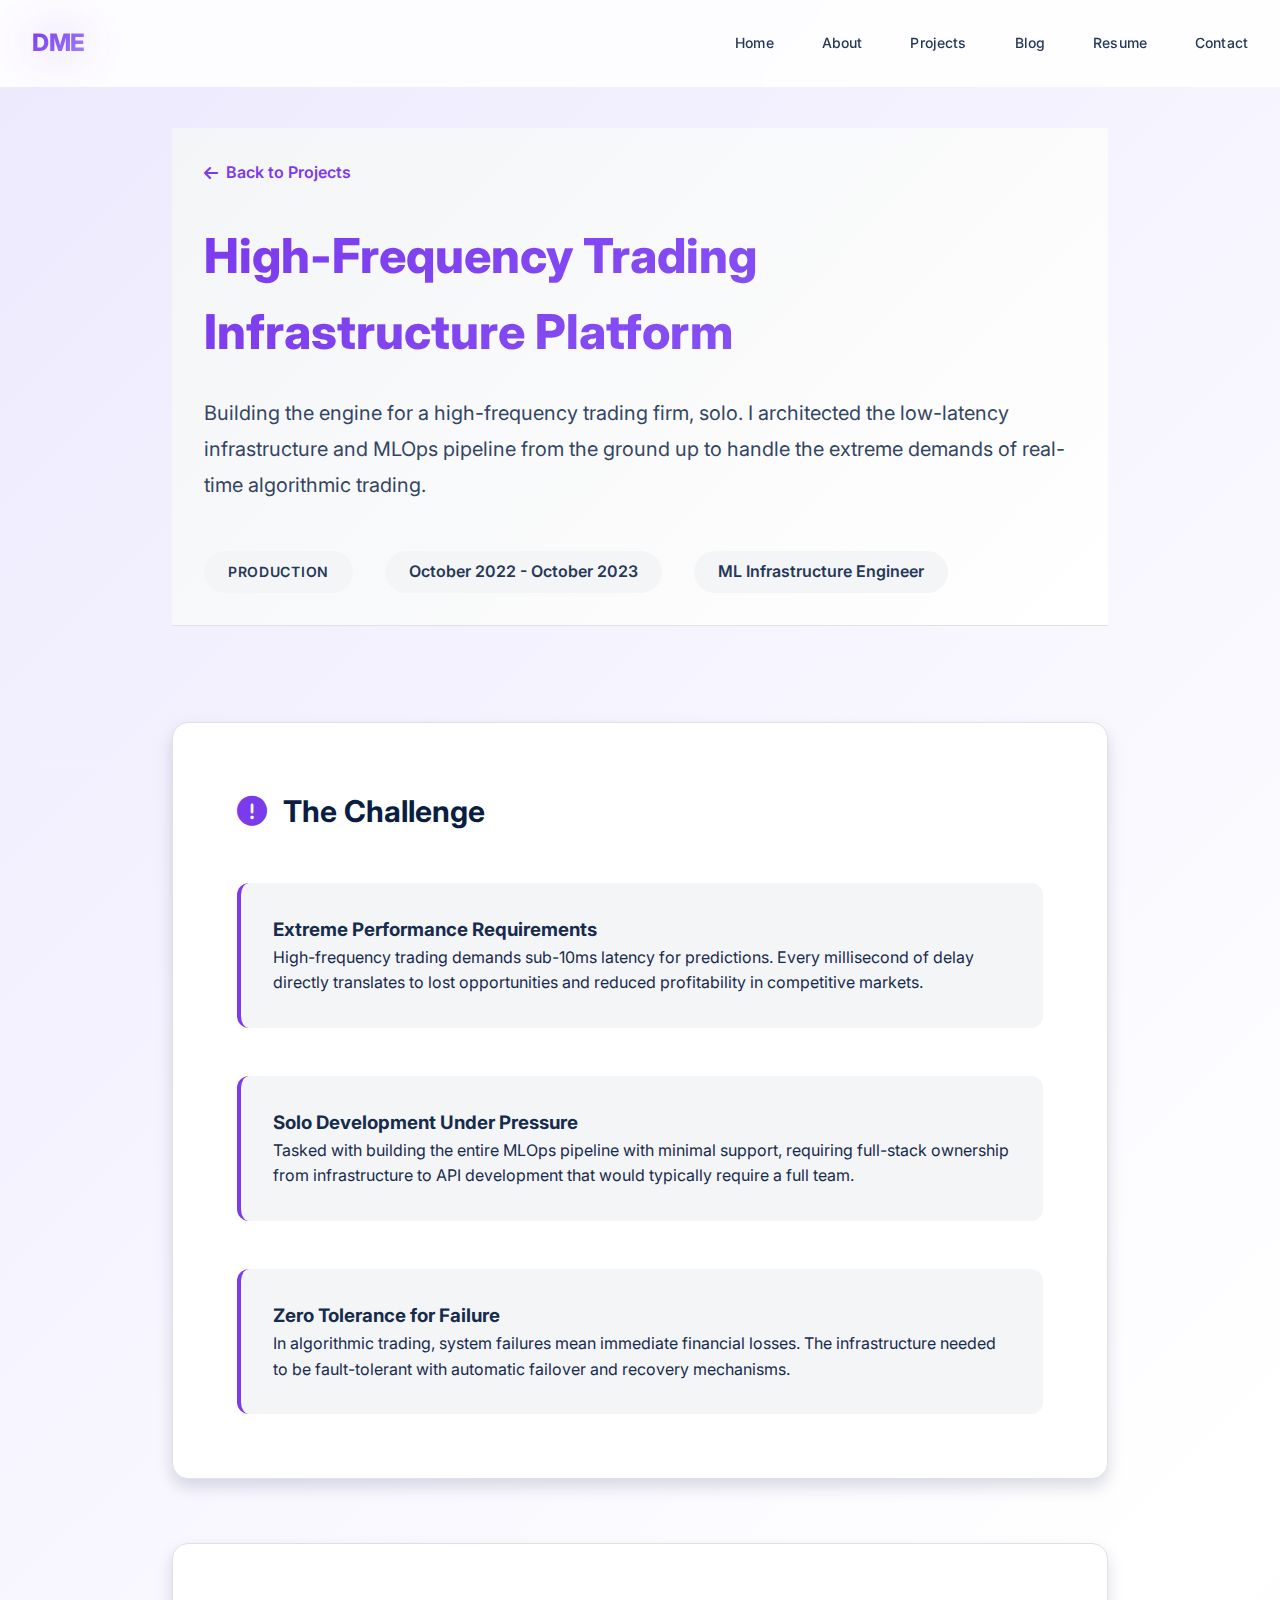
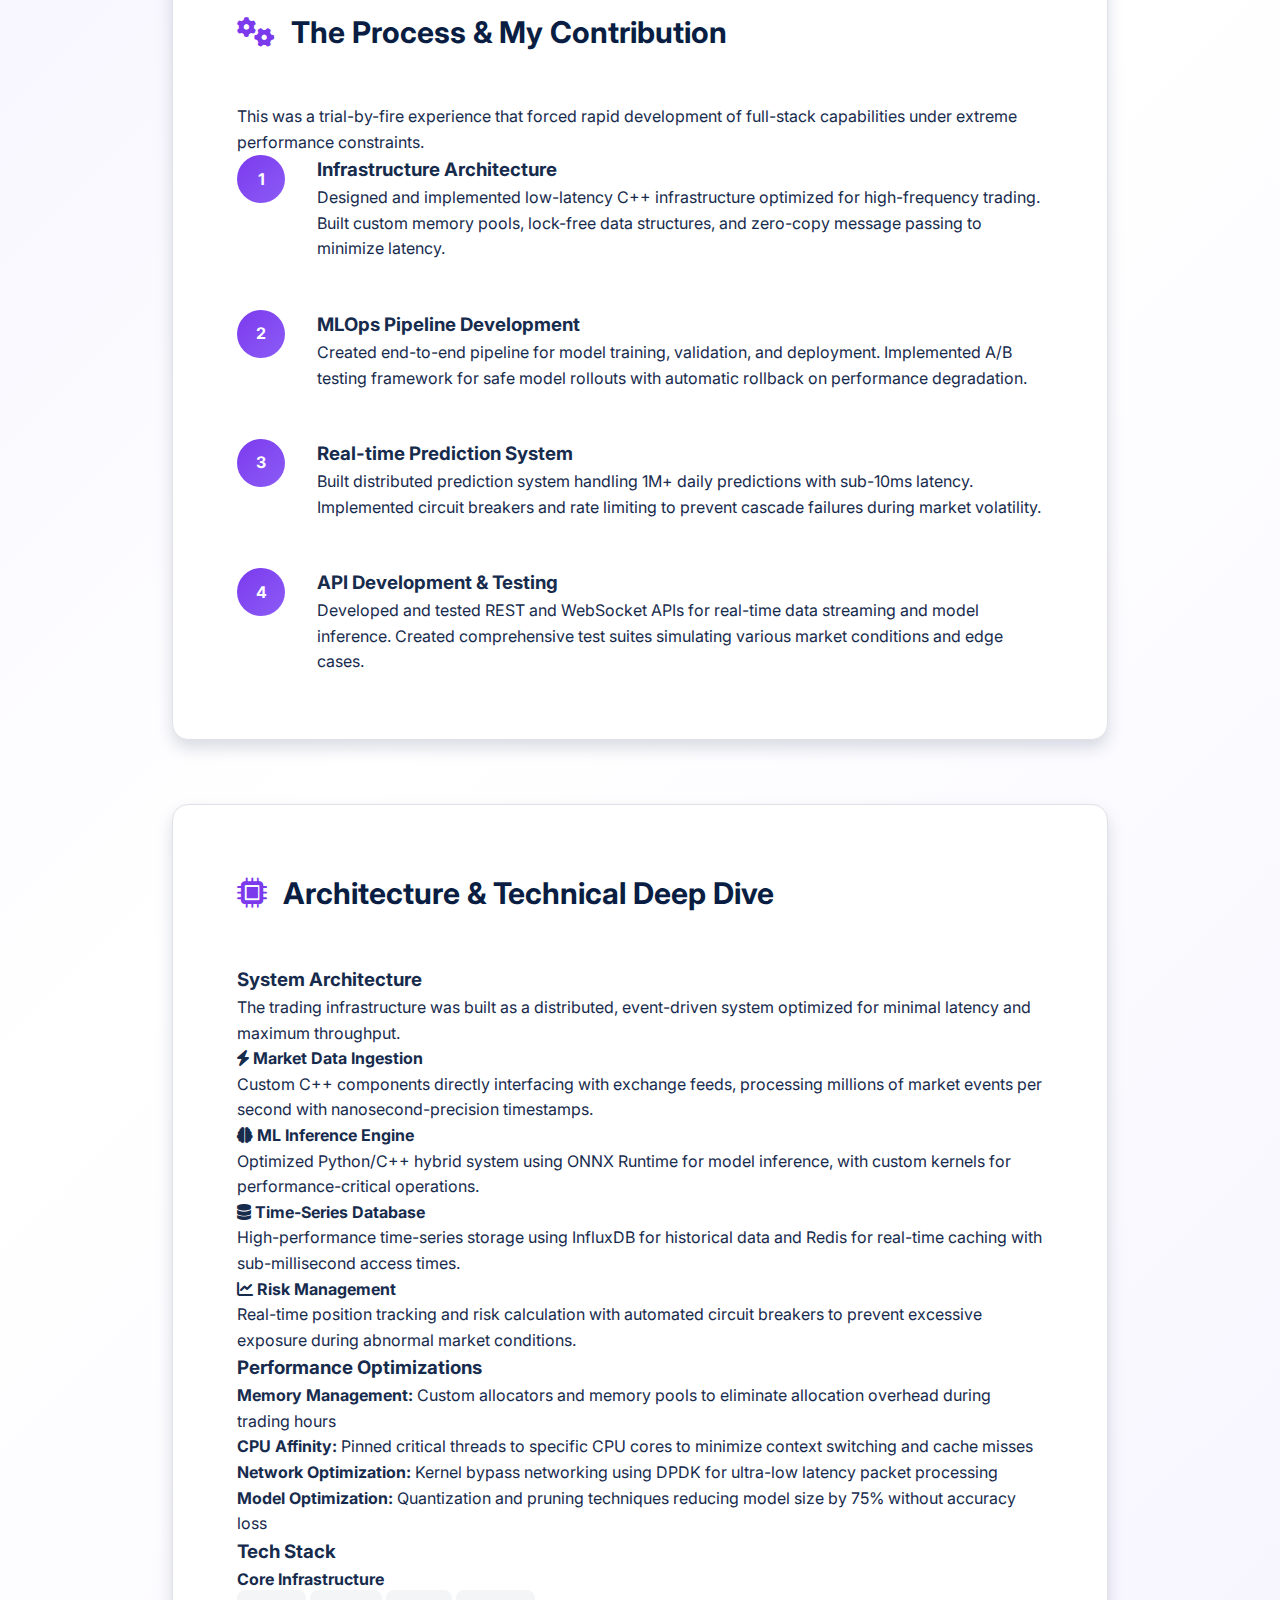
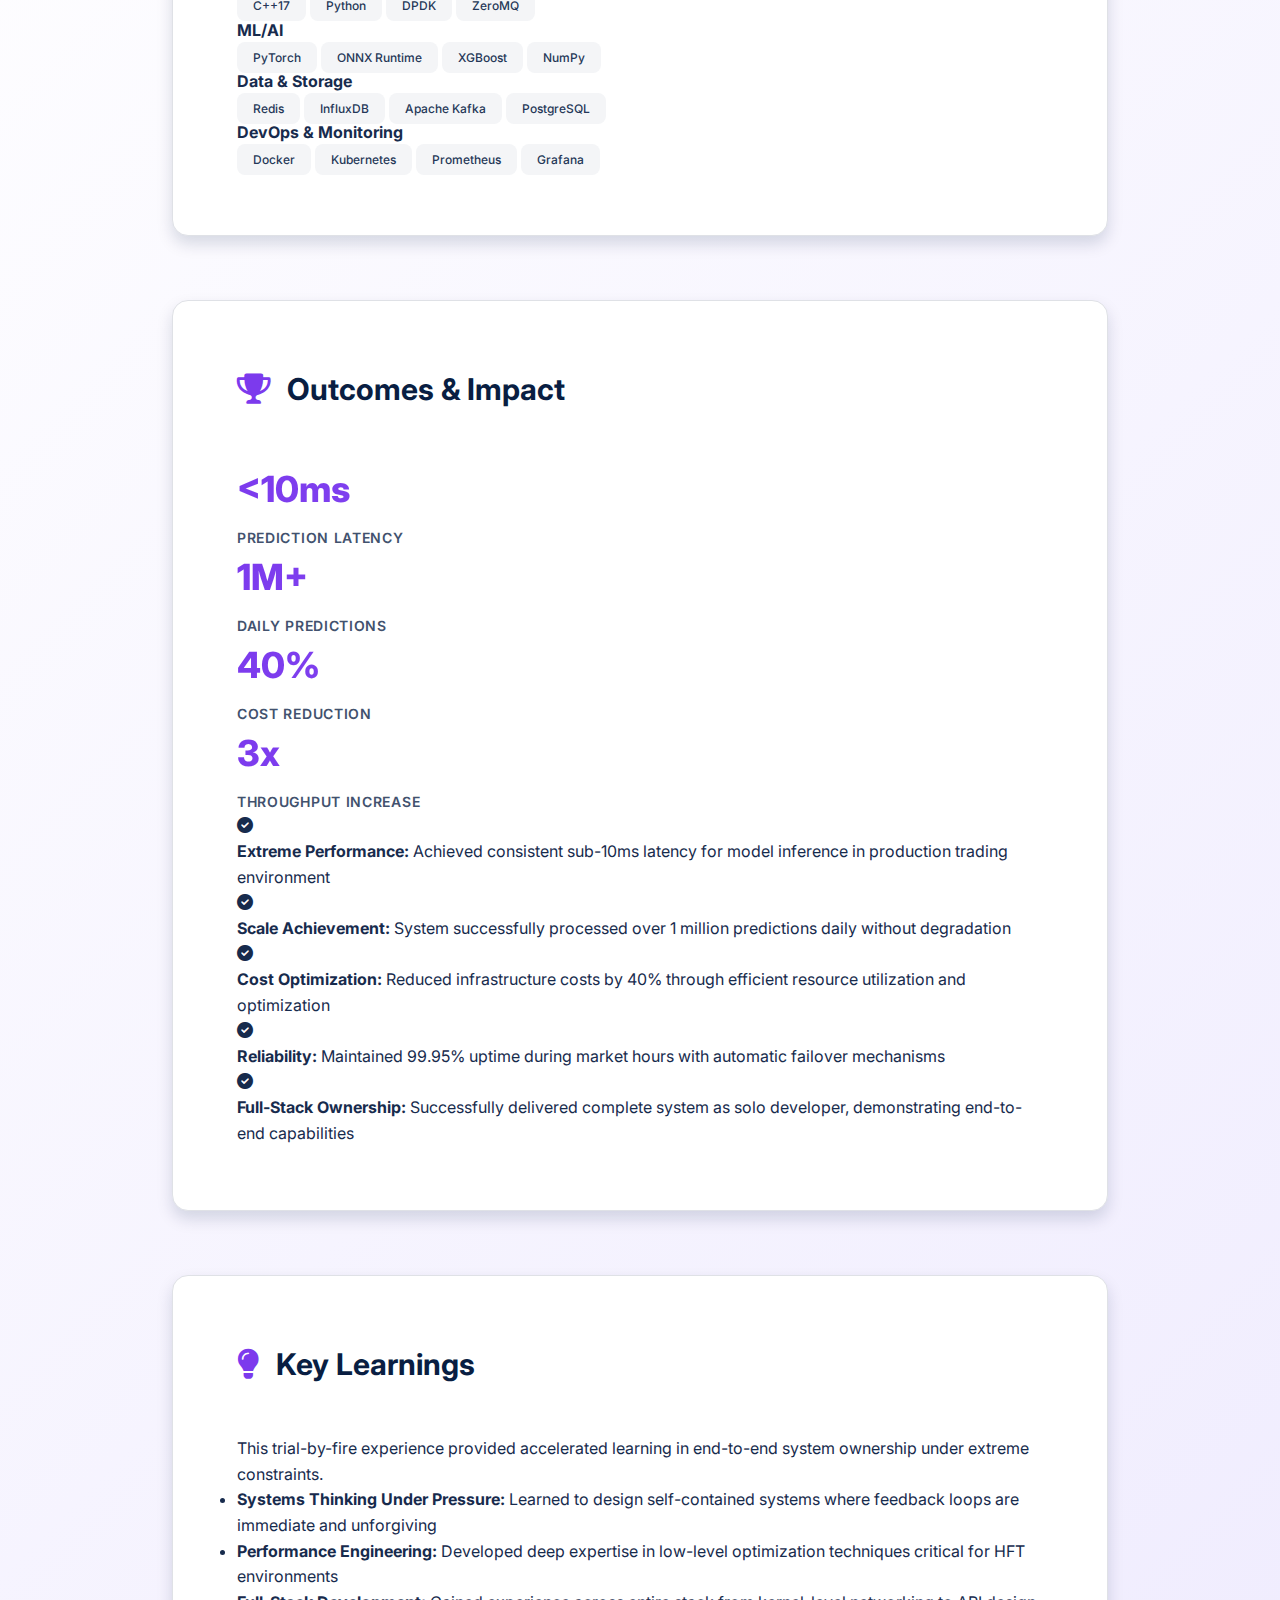
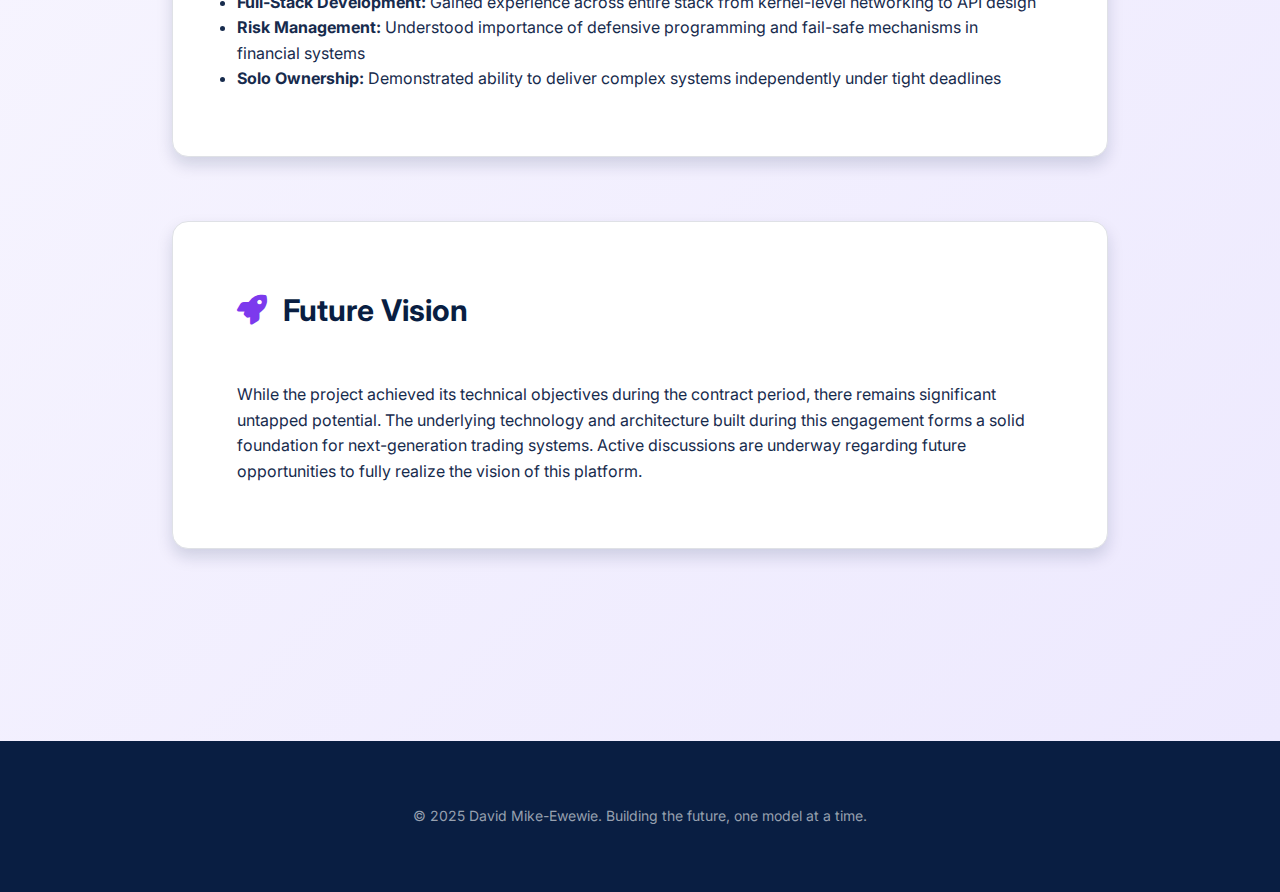
<file: projects/chiva.html>
<!DOCTYPE html>
<html lang="en">
<head>
    <meta charset="UTF-8">
    <meta name="viewport" content="width=device-width, initial-scale=1.0">
    <title>High-Frequency Trading Infrastructure | David Mike-Ewewie</title>
    <meta name="description" content="Building the engine for a high-frequency trading firm - low-latency ML infrastructure from the ground up.">
    <link rel="stylesheet" href="../style.css">
    <link href="https://fonts.googleapis.com/css2?family=Inter:wght@300;400;600;700&display=swap" rel="stylesheet">
    <link rel="stylesheet" href="https://cdnjs.cloudflare.com/ajax/libs/font-awesome/6.0.0/css/all.min.css">
</head>
<body>
    <!-- Navigation -->
    <nav class="navbar">
        <div class="container">
            <div class="logo">DME</div>
            <ul class="nav-links">
                <li><a href="../index.html">Home</a></li>
                <li><a href="../index.html#about">About</a></li>
                <li><a href="index.html">Projects</a></li>
                <li><a href="../blog/index.html">Blog</a></li>
                <li><a href="../resume.html">Resume</a></li>
                <li><a href="../index.html#contact">Contact</a></li>
            </ul>
        </div>
    </nav>

    <!-- Project Detail -->
    <article class="project-detail">
        <div class="container">
            <div class="project-header">
                <a href="index.html" class="back-link"><i class="fas fa-arrow-left"></i> Back to Projects</a>
                <h1>High-Frequency Trading Infrastructure Platform</h1>
                <p class="project-tagline">Building the engine for a high-frequency trading firm, solo. I architected the low-latency infrastructure and MLOps pipeline from the ground up to handle the extreme demands of real-time algorithmic trading.</p>
                <div class="project-meta">
                    <span class="project-status">Production</span>
                    <span class="project-date">October 2022 - October 2023</span>
                    <span class="project-role">ML Infrastructure Engineer</span>
                </div>
            </div>

            <section class="project-section">
                <h2><i class="fas fa-exclamation-circle"></i> The Challenge</h2>
                <div class="challenge-grid">
                    <div class="challenge-item">
                        <h3>Extreme Performance Requirements</h3>
                        <p>High-frequency trading demands sub-10ms latency for predictions. Every millisecond of delay directly translates to lost opportunities and reduced profitability in competitive markets.</p>
                    </div>
                    <div class="challenge-item">
                        <h3>Solo Development Under Pressure</h3>
                        <p>Tasked with building the entire MLOps pipeline with minimal support, requiring full-stack ownership from infrastructure to API development that would typically require a full team.</p>
                    </div>
                    <div class="challenge-item">
                        <h3>Zero Tolerance for Failure</h3>
                        <p>In algorithmic trading, system failures mean immediate financial losses. The infrastructure needed to be fault-tolerant with automatic failover and recovery mechanisms.</p>
                    </div>
                </div>
            </section>

            <section class="project-section">
                <h2><i class="fas fa-cogs"></i> The Process & My Contribution</h2>
                <p class="section-intro">This was a trial-by-fire experience that forced rapid development of full-stack capabilities under extreme performance constraints.</p>
                
                <div class="process-timeline">
                    <div class="timeline-item">
                        <div class="timeline-marker">1</div>
                        <div class="timeline-content">
                            <h3>Infrastructure Architecture</h3>
                            <p>Designed and implemented low-latency C++ infrastructure optimized for high-frequency trading. Built custom memory pools, lock-free data structures, and zero-copy message passing to minimize latency.</p>
                        </div>
                    </div>
                    <div class="timeline-item">
                        <div class="timeline-marker">2</div>
                        <div class="timeline-content">
                            <h3>MLOps Pipeline Development</h3>
                            <p>Created end-to-end pipeline for model training, validation, and deployment. Implemented A/B testing framework for safe model rollouts with automatic rollback on performance degradation.</p>
                        </div>
                    </div>
                    <div class="timeline-item">
                        <div class="timeline-marker">3</div>
                        <div class="timeline-content">
                            <h3>Real-time Prediction System</h3>
                            <p>Built distributed prediction system handling 1M+ daily predictions with sub-10ms latency. Implemented circuit breakers and rate limiting to prevent cascade failures during market volatility.</p>
                        </div>
                    </div>
                    <div class="timeline-item">
                        <div class="timeline-marker">4</div>
                        <div class="timeline-content">
                            <h3>API Development & Testing</h3>
                            <p>Developed and tested REST and WebSocket APIs for real-time data streaming and model inference. Created comprehensive test suites simulating various market conditions and edge cases.</p>
                        </div>
                    </div>
                </div>
            </section>

            <section class="project-section">
                <h2><i class="fas fa-microchip"></i> Architecture & Technical Deep Dive</h2>
                
                <h3>System Architecture</h3>
                <p>The trading infrastructure was built as a distributed, event-driven system optimized for minimal latency and maximum throughput.</p>
                
                <div class="architecture-components">
                    <div class="component">
                        <h4><i class="fas fa-bolt"></i> Market Data Ingestion</h4>
                        <p>Custom C++ components directly interfacing with exchange feeds, processing millions of market events per second with nanosecond-precision timestamps.</p>
                    </div>
                    
                    <div class="component">
                        <h4><i class="fas fa-brain"></i> ML Inference Engine</h4>
                        <p>Optimized Python/C++ hybrid system using ONNX Runtime for model inference, with custom kernels for performance-critical operations.</p>
                    </div>
                    
                    <div class="component">
                        <h4><i class="fas fa-database"></i> Time-Series Database</h4>
                        <p>High-performance time-series storage using InfluxDB for historical data and Redis for real-time caching with sub-millisecond access times.</p>
                    </div>
                    
                    <div class="component">
                        <h4><i class="fas fa-chart-line"></i> Risk Management</h4>
                        <p>Real-time position tracking and risk calculation with automated circuit breakers to prevent excessive exposure during abnormal market conditions.</p>
                    </div>
                </div>

                <h3>Performance Optimizations</h3>
                <div class="optimization-list">
                    <div class="optimization-item">
                        <strong>Memory Management:</strong> Custom allocators and memory pools to eliminate allocation overhead during trading hours
                    </div>
                    <div class="optimization-item">
                        <strong>CPU Affinity:</strong> Pinned critical threads to specific CPU cores to minimize context switching and cache misses
                    </div>
                    <div class="optimization-item">
                        <strong>Network Optimization:</strong> Kernel bypass networking using DPDK for ultra-low latency packet processing
                    </div>
                    <div class="optimization-item">
                        <strong>Model Optimization:</strong> Quantization and pruning techniques reducing model size by 75% without accuracy loss
                    </div>
                </div>

                <h3>Tech Stack</h3>
                <div class="tech-stack-grid">
                    <div class="tech-category">
                        <h4>Core Infrastructure</h4>
                        <span class="tech-tag">C++17</span>
                        <span class="tech-tag">Python</span>
                        <span class="tech-tag">DPDK</span>
                        <span class="tech-tag">ZeroMQ</span>
                    </div>
                    <div class="tech-category">
                        <h4>ML/AI</h4>
                        <span class="tech-tag">PyTorch</span>
                        <span class="tech-tag">ONNX Runtime</span>
                        <span class="tech-tag">XGBoost</span>
                        <span class="tech-tag">NumPy</span>
                    </div>
                    <div class="tech-category">
                        <h4>Data & Storage</h4>
                        <span class="tech-tag">Redis</span>
                        <span class="tech-tag">InfluxDB</span>
                        <span class="tech-tag">Apache Kafka</span>
                        <span class="tech-tag">PostgreSQL</span>
                    </div>
                    <div class="tech-category">
                        <h4>DevOps & Monitoring</h4>
                        <span class="tech-tag">Docker</span>
                        <span class="tech-tag">Kubernetes</span>
                        <span class="tech-tag">Prometheus</span>
                        <span class="tech-tag">Grafana</span>
                    </div>
                </div>
            </section>

            <section class="project-section">
                <h2><i class="fas fa-trophy"></i> Outcomes & Impact</h2>
                <div class="outcome-stats">
                    <div class="outcome-stat">
                        <div class="stat-number"><10ms</div>
                        <div class="stat-label">Prediction Latency</div>
                    </div>
                    <div class="outcome-stat">
                        <div class="stat-number">1M+</div>
                        <div class="stat-label">Daily Predictions</div>
                    </div>
                    <div class="outcome-stat">
                        <div class="stat-number">40%</div>
                        <div class="stat-label">Cost Reduction</div>
                    </div>
                    <div class="outcome-stat">
                        <div class="stat-number">3x</div>
                        <div class="stat-label">Throughput Increase</div>
                    </div>
                </div>
                
                <div class="impact-list">
                    <div class="impact-item">
                        <i class="fas fa-check-circle"></i>
                        <p><strong>Extreme Performance:</strong> Achieved consistent sub-10ms latency for model inference in production trading environment</p>
                    </div>
                    <div class="impact-item">
                        <i class="fas fa-check-circle"></i>
                        <p><strong>Scale Achievement:</strong> System successfully processed over 1 million predictions daily without degradation</p>
                    </div>
                    <div class="impact-item">
                        <i class="fas fa-check-circle"></i>
                        <p><strong>Cost Optimization:</strong> Reduced infrastructure costs by 40% through efficient resource utilization and optimization</p>
                    </div>
                    <div class="impact-item">
                        <i class="fas fa-check-circle"></i>
                        <p><strong>Reliability:</strong> Maintained 99.95% uptime during market hours with automatic failover mechanisms</p>
                    </div>
                    <div class="impact-item">
                        <i class="fas fa-check-circle"></i>
                        <p><strong>Full-Stack Ownership:</strong> Successfully delivered complete system as solo developer, demonstrating end-to-end capabilities</p>
                    </div>
                </div>
            </section>

            <section class="project-section">
                <h2><i class="fas fa-lightbulb"></i> Key Learnings</h2>
                <p class="section-intro">This trial-by-fire experience provided accelerated learning in end-to-end system ownership under extreme constraints.</p>
                
                <ul class="learnings-list">
                    <li><strong>Systems Thinking Under Pressure:</strong> Learned to design self-contained systems where feedback loops are immediate and unforgiving</li>
                    <li><strong>Performance Engineering:</strong> Developed deep expertise in low-level optimization techniques critical for HFT environments</li>
                    <li><strong>Full-Stack Development:</strong> Gained experience across entire stack from kernel-level networking to API design</li>
                    <li><strong>Risk Management:</strong> Understood importance of defensive programming and fail-safe mechanisms in financial systems</li>
                    <li><strong>Solo Ownership:</strong> Demonstrated ability to deliver complex systems independently under tight deadlines</li>
                </ul>
            </section>

            <section class="project-section">
                <h2><i class="fas fa-rocket"></i> Future Vision</h2>
                <p>While the project achieved its technical objectives during the contract period, there remains significant untapped potential. The underlying technology and architecture built during this engagement forms a solid foundation for next-generation trading systems. Active discussions are underway regarding future opportunities to fully realize the vision of this platform.</p>
            </section>
        </div>
    </article>

    <!-- Footer -->
    <footer class="footer">
        <div class="container">
            <p>&copy; 2025 David Mike-Ewewie. Building the future, one model at a time.</p>
        </div>
    </footer>

    <script src="../script.js"></script>
</body>
</html>
</file>
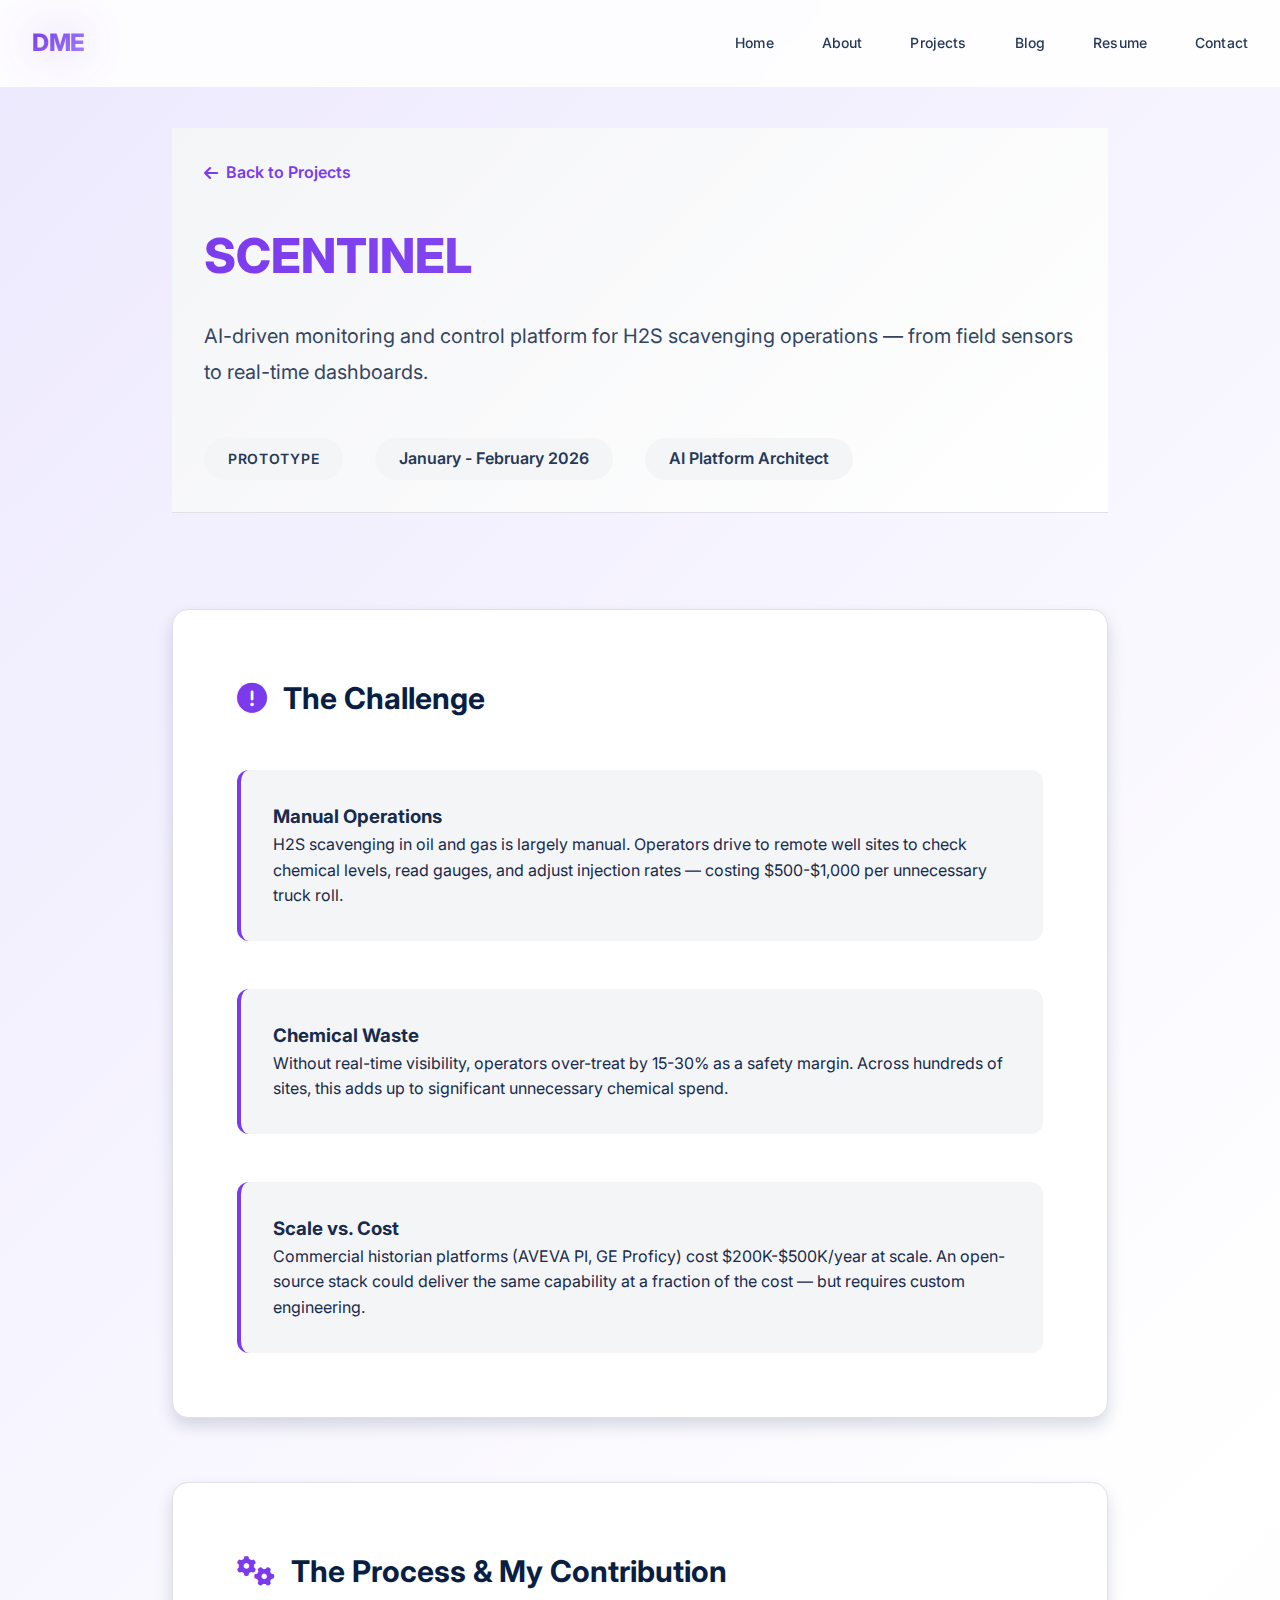
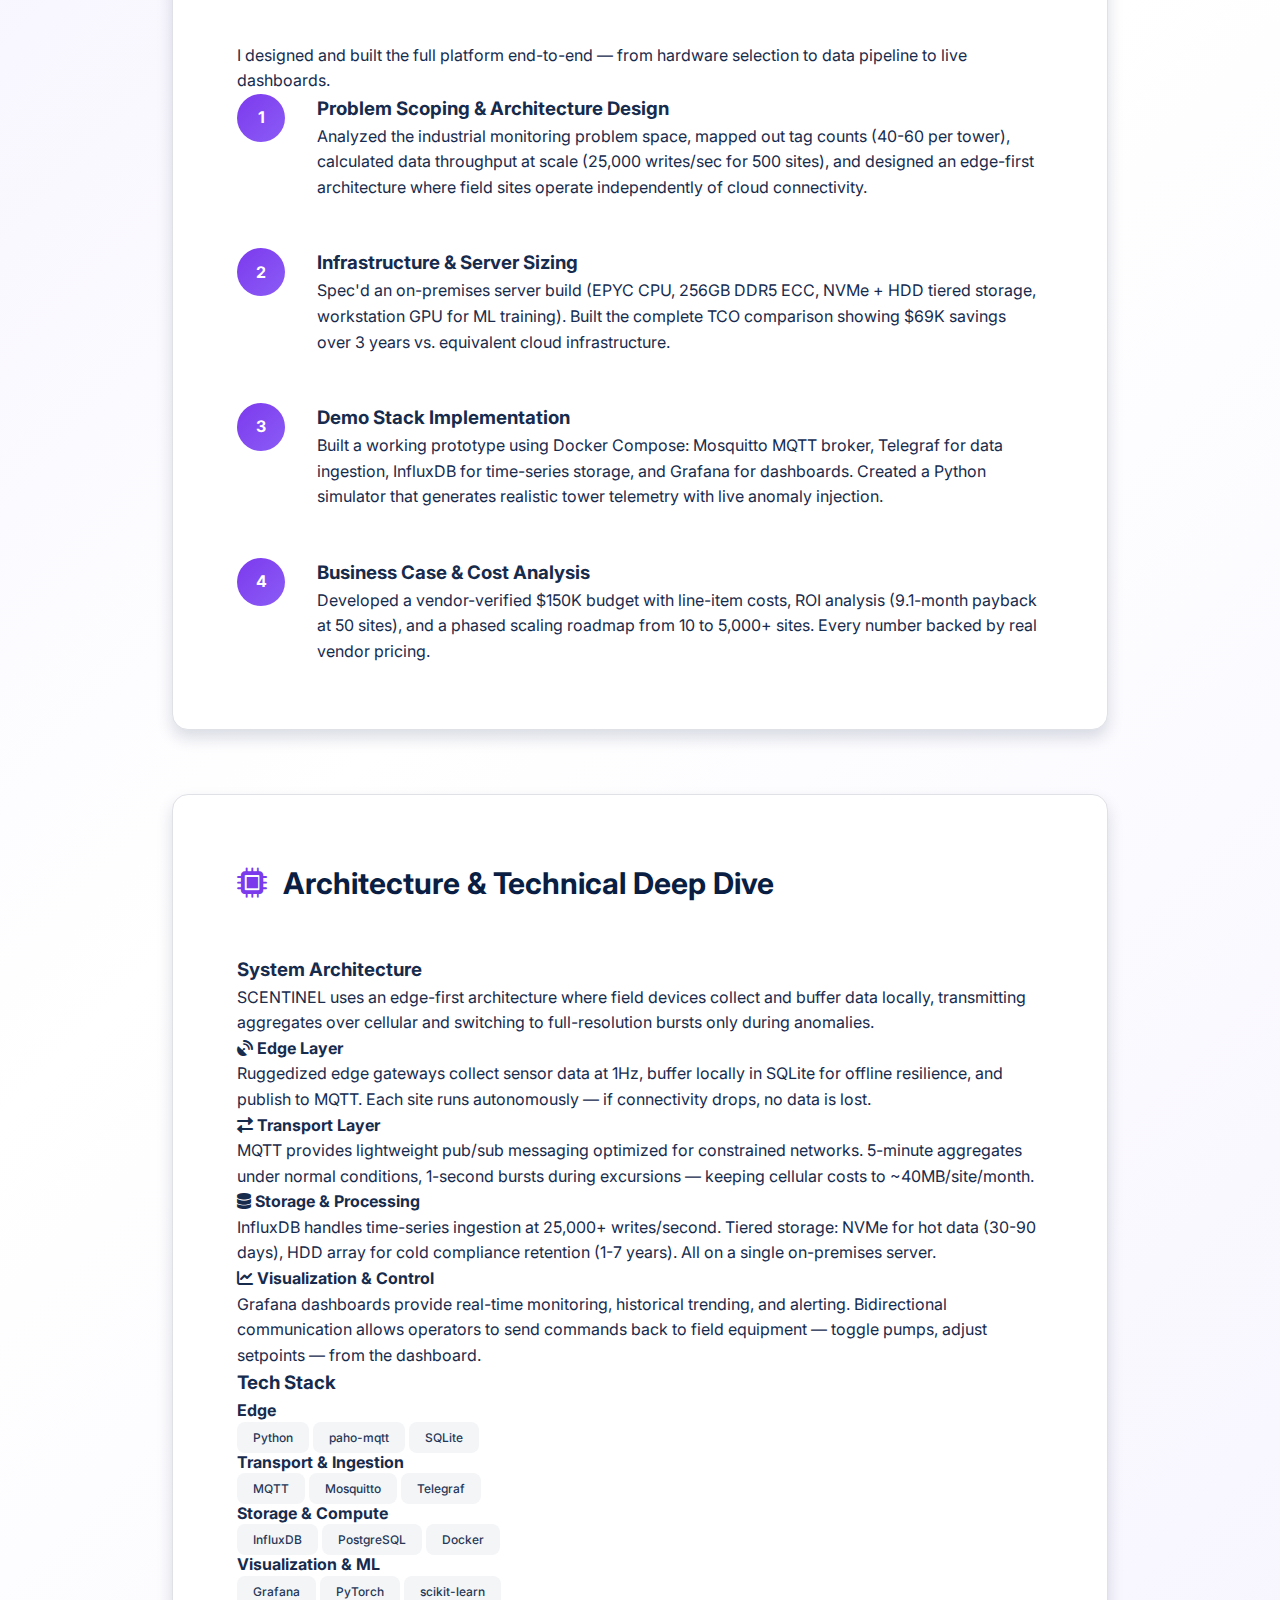
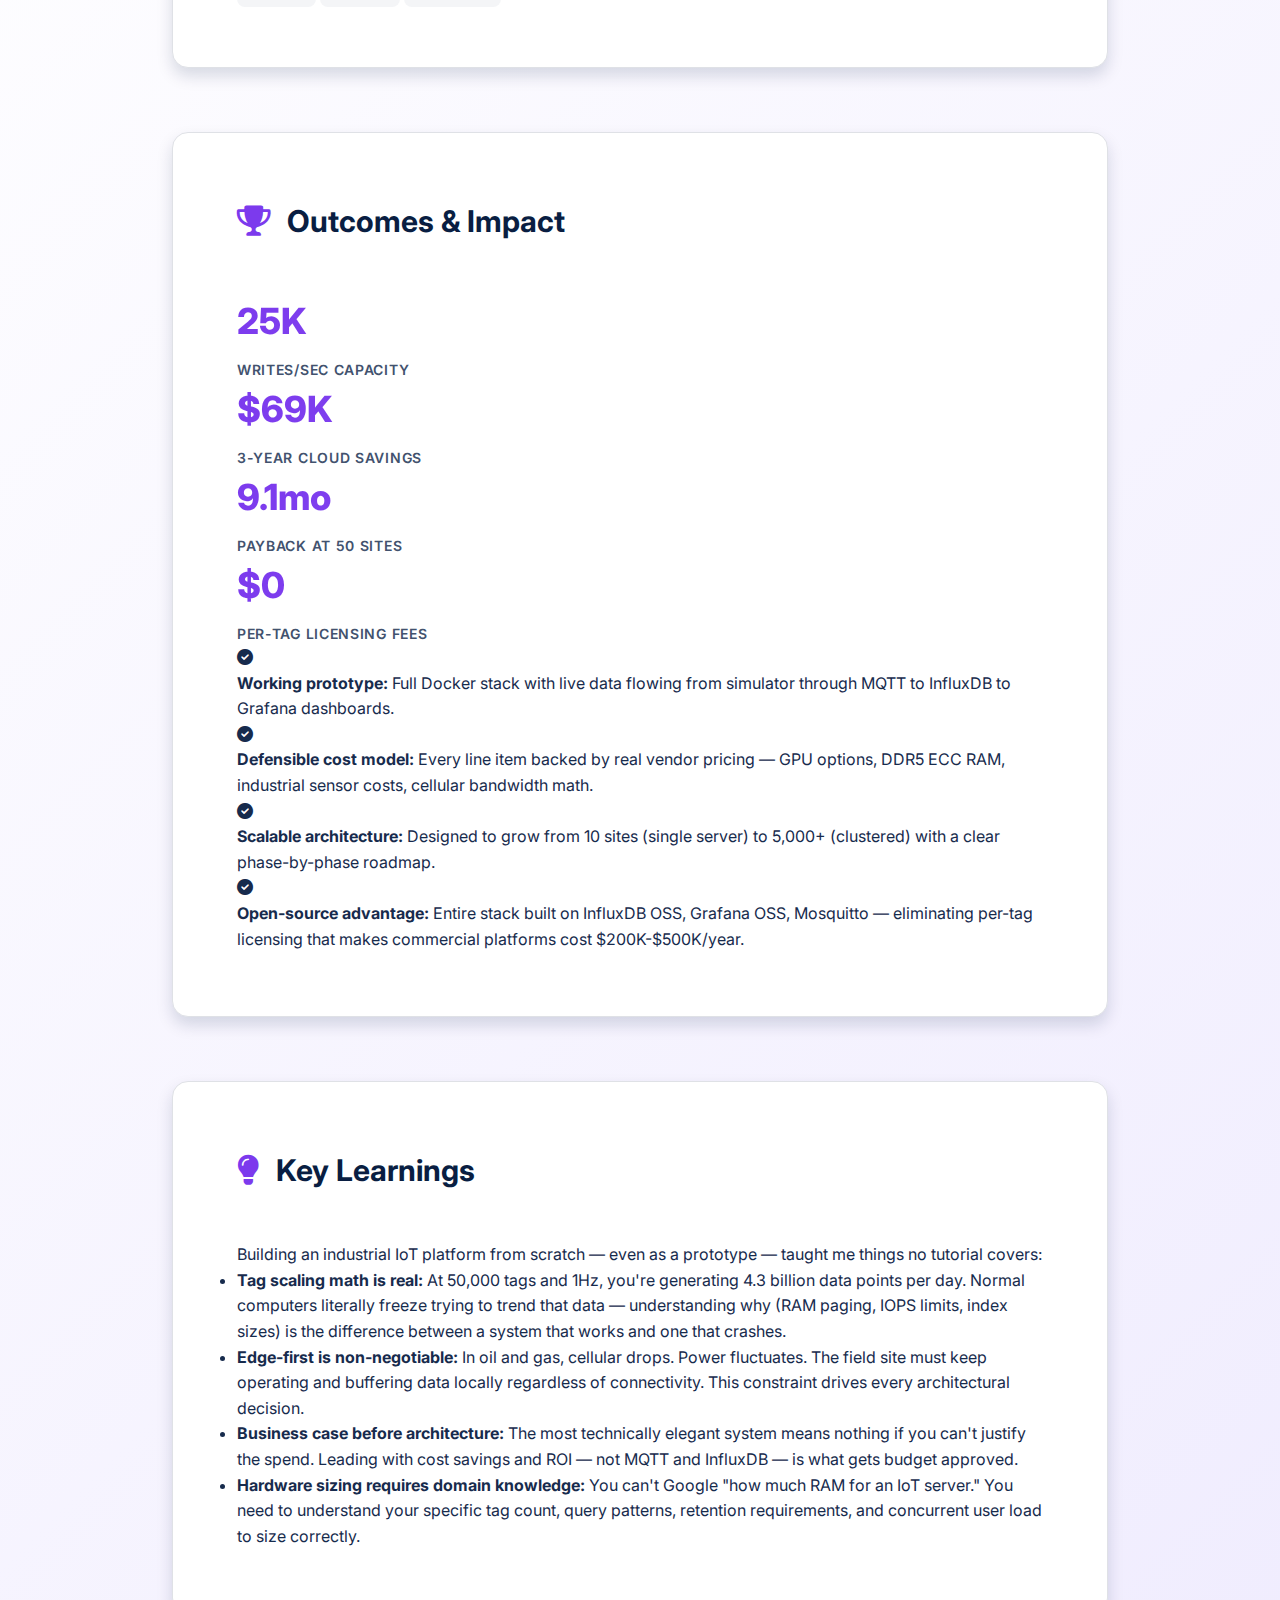
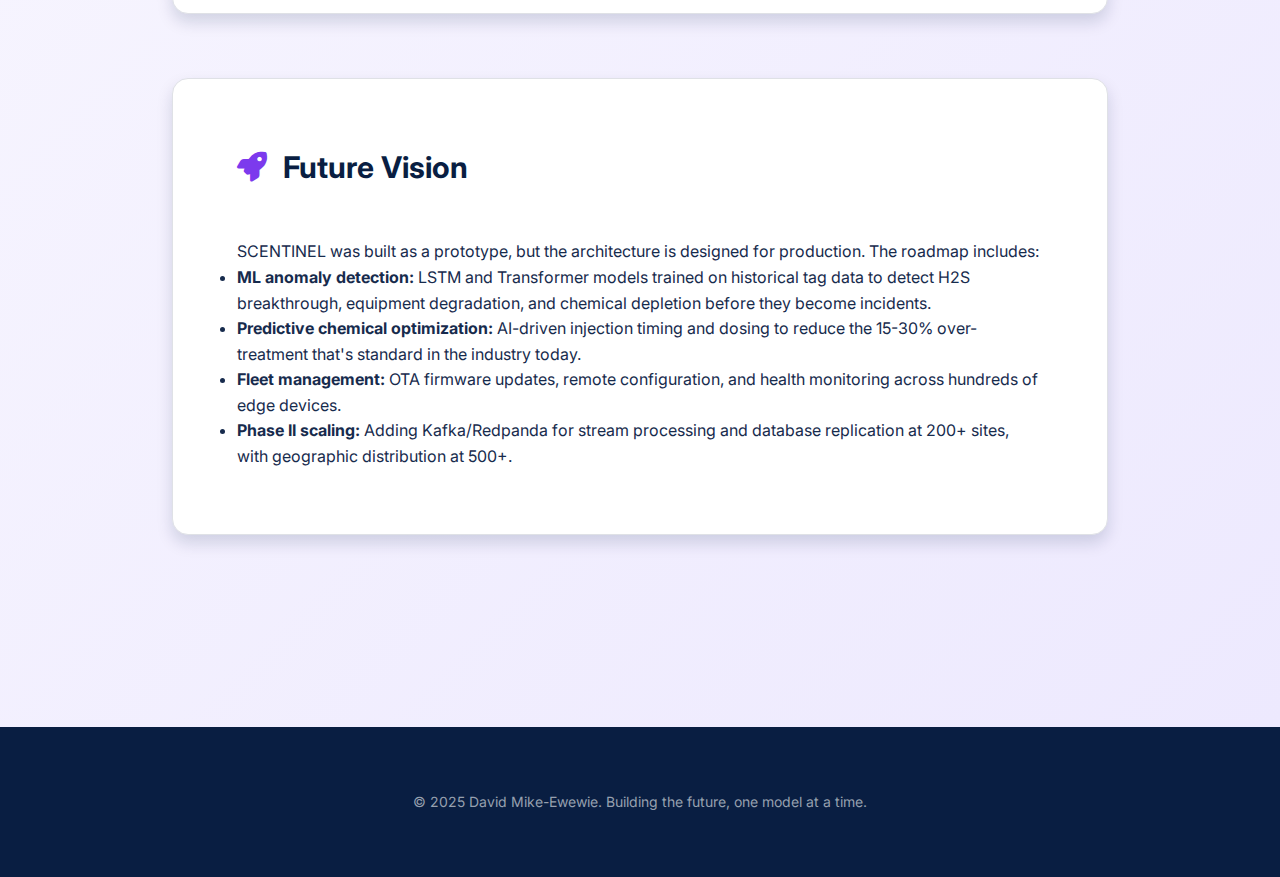
<file: projects/scentinel.html>
<!DOCTYPE html>
<html lang="en">
<head>
    <meta charset="UTF-8">
    <meta name="viewport" content="width=device-width, initial-scale=1.0">
    <title>SCENTINEL | David Mike-Ewewie</title>
    <meta name="description" content="AI-driven monitoring and control platform for H2S scavenging operations in oil and gas">
    <link rel="stylesheet" href="../style.css">
    <link href="https://fonts.googleapis.com/css2?family=Inter:wght@300;400;600;700&display=swap" rel="stylesheet">
    <link rel="stylesheet" href="https://cdnjs.cloudflare.com/ajax/libs/font-awesome/6.0.0/css/all.min.css">
</head>
<body>
    <!-- Navigation -->
    <nav class="navbar">
        <div class="container">
            <div class="logo">DME</div>
            <ul class="nav-links">
                <li><a href="../index.html">Home</a></li>
                <li><a href="../index.html#about">About</a></li>
                <li><a href="index.html">Projects</a></li>
                <li><a href="../blog/index.html">Blog</a></li>
                <li><a href="../resume.html">Resume</a></li>
                <li><a href="../index.html#contact">Contact</a></li>
            </ul>
        </div>
    </nav>

    <!-- Project Detail -->
    <article class="project-detail">
        <div class="container">
            <!-- HEADER -->
            <div class="project-header">
                <a href="index.html" class="back-link">
                    <i class="fas fa-arrow-left"></i> Back to Projects
                </a>
                <h1>SCENTINEL</h1>
                <p class="project-tagline">AI-driven monitoring and control platform for H2S scavenging operations — from field sensors to real-time dashboards.</p>
                <div class="project-meta">
                    <span class="project-status">Prototype</span>
                    <span class="project-date">January - February 2026</span>
                    <span class="project-role">AI Platform Architect</span>
                </div>
            </div>

            <!-- THE CHALLENGE -->
            <section class="project-section">
                <h2><i class="fas fa-exclamation-circle"></i> The Challenge</h2>
                <div class="challenge-grid">
                    <div class="challenge-item">
                        <h3>Manual Operations</h3>
                        <p>H2S scavenging in oil and gas is largely manual. Operators drive to remote well sites to check chemical levels, read gauges, and adjust injection rates — costing $500-$1,000 per unnecessary truck roll.</p>
                    </div>
                    <div class="challenge-item">
                        <h3>Chemical Waste</h3>
                        <p>Without real-time visibility, operators over-treat by 15-30% as a safety margin. Across hundreds of sites, this adds up to significant unnecessary chemical spend.</p>
                    </div>
                    <div class="challenge-item">
                        <h3>Scale vs. Cost</h3>
                        <p>Commercial historian platforms (AVEVA PI, GE Proficy) cost $200K-$500K/year at scale. An open-source stack could deliver the same capability at a fraction of the cost — but requires custom engineering.</p>
                    </div>
                </div>
            </section>

            <!-- PROCESS & CONTRIBUTION -->
            <section class="project-section">
                <h2><i class="fas fa-cogs"></i> The Process & My Contribution</h2>
                <p class="section-intro">I designed and built the full platform end-to-end — from hardware selection to data pipeline to live dashboards.</p>
                <div class="process-timeline">
                    <div class="timeline-item">
                        <div class="timeline-marker">1</div>
                        <div class="timeline-content">
                            <h3>Problem Scoping & Architecture Design</h3>
                            <p>Analyzed the industrial monitoring problem space, mapped out tag counts (40-60 per tower), calculated data throughput at scale (25,000 writes/sec for 500 sites), and designed an edge-first architecture where field sites operate independently of cloud connectivity.</p>
                        </div>
                    </div>
                    <div class="timeline-item">
                        <div class="timeline-marker">2</div>
                        <div class="timeline-content">
                            <h3>Infrastructure & Server Sizing</h3>
                            <p>Spec'd an on-premises server build (EPYC CPU, 256GB DDR5 ECC, NVMe + HDD tiered storage, workstation GPU for ML training). Built the complete TCO comparison showing $69K savings over 3 years vs. equivalent cloud infrastructure.</p>
                        </div>
                    </div>
                    <div class="timeline-item">
                        <div class="timeline-marker">3</div>
                        <div class="timeline-content">
                            <h3>Demo Stack Implementation</h3>
                            <p>Built a working prototype using Docker Compose: Mosquitto MQTT broker, Telegraf for data ingestion, InfluxDB for time-series storage, and Grafana for dashboards. Created a Python simulator that generates realistic tower telemetry with live anomaly injection.</p>
                        </div>
                    </div>
                    <div class="timeline-item">
                        <div class="timeline-marker">4</div>
                        <div class="timeline-content">
                            <h3>Business Case & Cost Analysis</h3>
                            <p>Developed a vendor-verified $150K budget with line-item costs, ROI analysis (9.1-month payback at 50 sites), and a phased scaling roadmap from 10 to 5,000+ sites. Every number backed by real vendor pricing.</p>
                        </div>
                    </div>
                </div>
            </section>

            <!-- ARCHITECTURE -->
            <section class="project-section">
                <h2><i class="fas fa-microchip"></i> Architecture & Technical Deep Dive</h2>

                <h3>System Architecture</h3>
                <p>SCENTINEL uses an edge-first architecture where field devices collect and buffer data locally, transmitting aggregates over cellular and switching to full-resolution bursts only during anomalies.</p>
                <div class="architecture-components">
                    <div class="component">
                        <h4><i class="fas fa-satellite-dish"></i> Edge Layer</h4>
                        <p>Ruggedized edge gateways collect sensor data at 1Hz, buffer locally in SQLite for offline resilience, and publish to MQTT. Each site runs autonomously — if connectivity drops, no data is lost.</p>
                    </div>
                    <div class="component">
                        <h4><i class="fas fa-exchange-alt"></i> Transport Layer</h4>
                        <p>MQTT provides lightweight pub/sub messaging optimized for constrained networks. 5-minute aggregates under normal conditions, 1-second bursts during excursions — keeping cellular costs to ~40MB/site/month.</p>
                    </div>
                    <div class="component">
                        <h4><i class="fas fa-database"></i> Storage & Processing</h4>
                        <p>InfluxDB handles time-series ingestion at 25,000+ writes/second. Tiered storage: NVMe for hot data (30-90 days), HDD array for cold compliance retention (1-7 years). All on a single on-premises server.</p>
                    </div>
                    <div class="component">
                        <h4><i class="fas fa-chart-line"></i> Visualization & Control</h4>
                        <p>Grafana dashboards provide real-time monitoring, historical trending, and alerting. Bidirectional communication allows operators to send commands back to field equipment — toggle pumps, adjust setpoints — from the dashboard.</p>
                    </div>
                </div>

                <h3>Tech Stack</h3>
                <div class="tech-stack-grid">
                    <div class="tech-category">
                        <h4>Edge</h4>
                        <span class="tech-tag">Python</span>
                        <span class="tech-tag">paho-mqtt</span>
                        <span class="tech-tag">SQLite</span>
                    </div>
                    <div class="tech-category">
                        <h4>Transport & Ingestion</h4>
                        <span class="tech-tag">MQTT</span>
                        <span class="tech-tag">Mosquitto</span>
                        <span class="tech-tag">Telegraf</span>
                    </div>
                    <div class="tech-category">
                        <h4>Storage & Compute</h4>
                        <span class="tech-tag">InfluxDB</span>
                        <span class="tech-tag">PostgreSQL</span>
                        <span class="tech-tag">Docker</span>
                    </div>
                    <div class="tech-category">
                        <h4>Visualization & ML</h4>
                        <span class="tech-tag">Grafana</span>
                        <span class="tech-tag">PyTorch</span>
                        <span class="tech-tag">scikit-learn</span>
                    </div>
                </div>
            </section>

            <!-- OUTCOMES -->
            <section class="project-section">
                <h2><i class="fas fa-trophy"></i> Outcomes & Impact</h2>
                <div class="outcome-stats">
                    <div class="outcome-stat">
                        <div class="stat-number">25K</div>
                        <div class="stat-label">Writes/sec capacity</div>
                    </div>
                    <div class="outcome-stat">
                        <div class="stat-number">$69K</div>
                        <div class="stat-label">3-year cloud savings</div>
                    </div>
                    <div class="outcome-stat">
                        <div class="stat-number">9.1mo</div>
                        <div class="stat-label">Payback at 50 sites</div>
                    </div>
                    <div class="outcome-stat">
                        <div class="stat-number">$0</div>
                        <div class="stat-label">Per-tag licensing fees</div>
                    </div>
                </div>
                <div class="impact-list">
                    <div class="impact-item">
                        <i class="fas fa-check-circle"></i>
                        <p><strong>Working prototype:</strong> Full Docker stack with live data flowing from simulator through MQTT to InfluxDB to Grafana dashboards.</p>
                    </div>
                    <div class="impact-item">
                        <i class="fas fa-check-circle"></i>
                        <p><strong>Defensible cost model:</strong> Every line item backed by real vendor pricing — GPU options, DDR5 ECC RAM, industrial sensor costs, cellular bandwidth math.</p>
                    </div>
                    <div class="impact-item">
                        <i class="fas fa-check-circle"></i>
                        <p><strong>Scalable architecture:</strong> Designed to grow from 10 sites (single server) to 5,000+ (clustered) with a clear phase-by-phase roadmap.</p>
                    </div>
                    <div class="impact-item">
                        <i class="fas fa-check-circle"></i>
                        <p><strong>Open-source advantage:</strong> Entire stack built on InfluxDB OSS, Grafana OSS, Mosquitto — eliminating per-tag licensing that makes commercial platforms cost $200K-$500K/year.</p>
                    </div>
                </div>
            </section>

            <!-- KEY LEARNINGS -->
            <section class="project-section">
                <h2><i class="fas fa-lightbulb"></i> Key Learnings</h2>
                <p class="section-intro">Building an industrial IoT platform from scratch — even as a prototype — taught me things no tutorial covers:</p>
                <ul class="learnings-list">
                    <li><strong>Tag scaling math is real:</strong> At 50,000 tags and 1Hz, you're generating 4.3 billion data points per day. Normal computers literally freeze trying to trend that data — understanding why (RAM paging, IOPS limits, index sizes) is the difference between a system that works and one that crashes.</li>
                    <li><strong>Edge-first is non-negotiable:</strong> In oil and gas, cellular drops. Power fluctuates. The field site must keep operating and buffering data locally regardless of connectivity. This constraint drives every architectural decision.</li>
                    <li><strong>Business case before architecture:</strong> The most technically elegant system means nothing if you can't justify the spend. Leading with cost savings and ROI — not MQTT and InfluxDB — is what gets budget approved.</li>
                    <li><strong>Hardware sizing requires domain knowledge:</strong> You can't Google "how much RAM for an IoT server." You need to understand your specific tag count, query patterns, retention requirements, and concurrent user load to size correctly.</li>
                </ul>
            </section>

            <!-- FUTURE VISION -->
            <section class="project-section">
                <h2><i class="fas fa-rocket"></i> Future Vision</h2>
                <p>SCENTINEL was built as a prototype, but the architecture is designed for production. The roadmap includes:</p>
                <ul class="future-list">
                    <li><strong>ML anomaly detection:</strong> LSTM and Transformer models trained on historical tag data to detect H2S breakthrough, equipment degradation, and chemical depletion before they become incidents.</li>
                    <li><strong>Predictive chemical optimization:</strong> AI-driven injection timing and dosing to reduce the 15-30% over-treatment that's standard in the industry today.</li>
                    <li><strong>Fleet management:</strong> OTA firmware updates, remote configuration, and health monitoring across hundreds of edge devices.</li>
                    <li><strong>Phase II scaling:</strong> Adding Kafka/Redpanda for stream processing and database replication at 200+ sites, with geographic distribution at 500+.</li>
                </ul>
            </section>
        </div>
    </article>

    <!-- Footer -->
    <footer class="footer">
        <div class="container">
            <p>&copy; 2025 David Mike-Ewewie. Building the future, one model at a time.</p>
        </div>
    </footer>

    <script src="../script.js"></script>
</body>
</html>
</file>
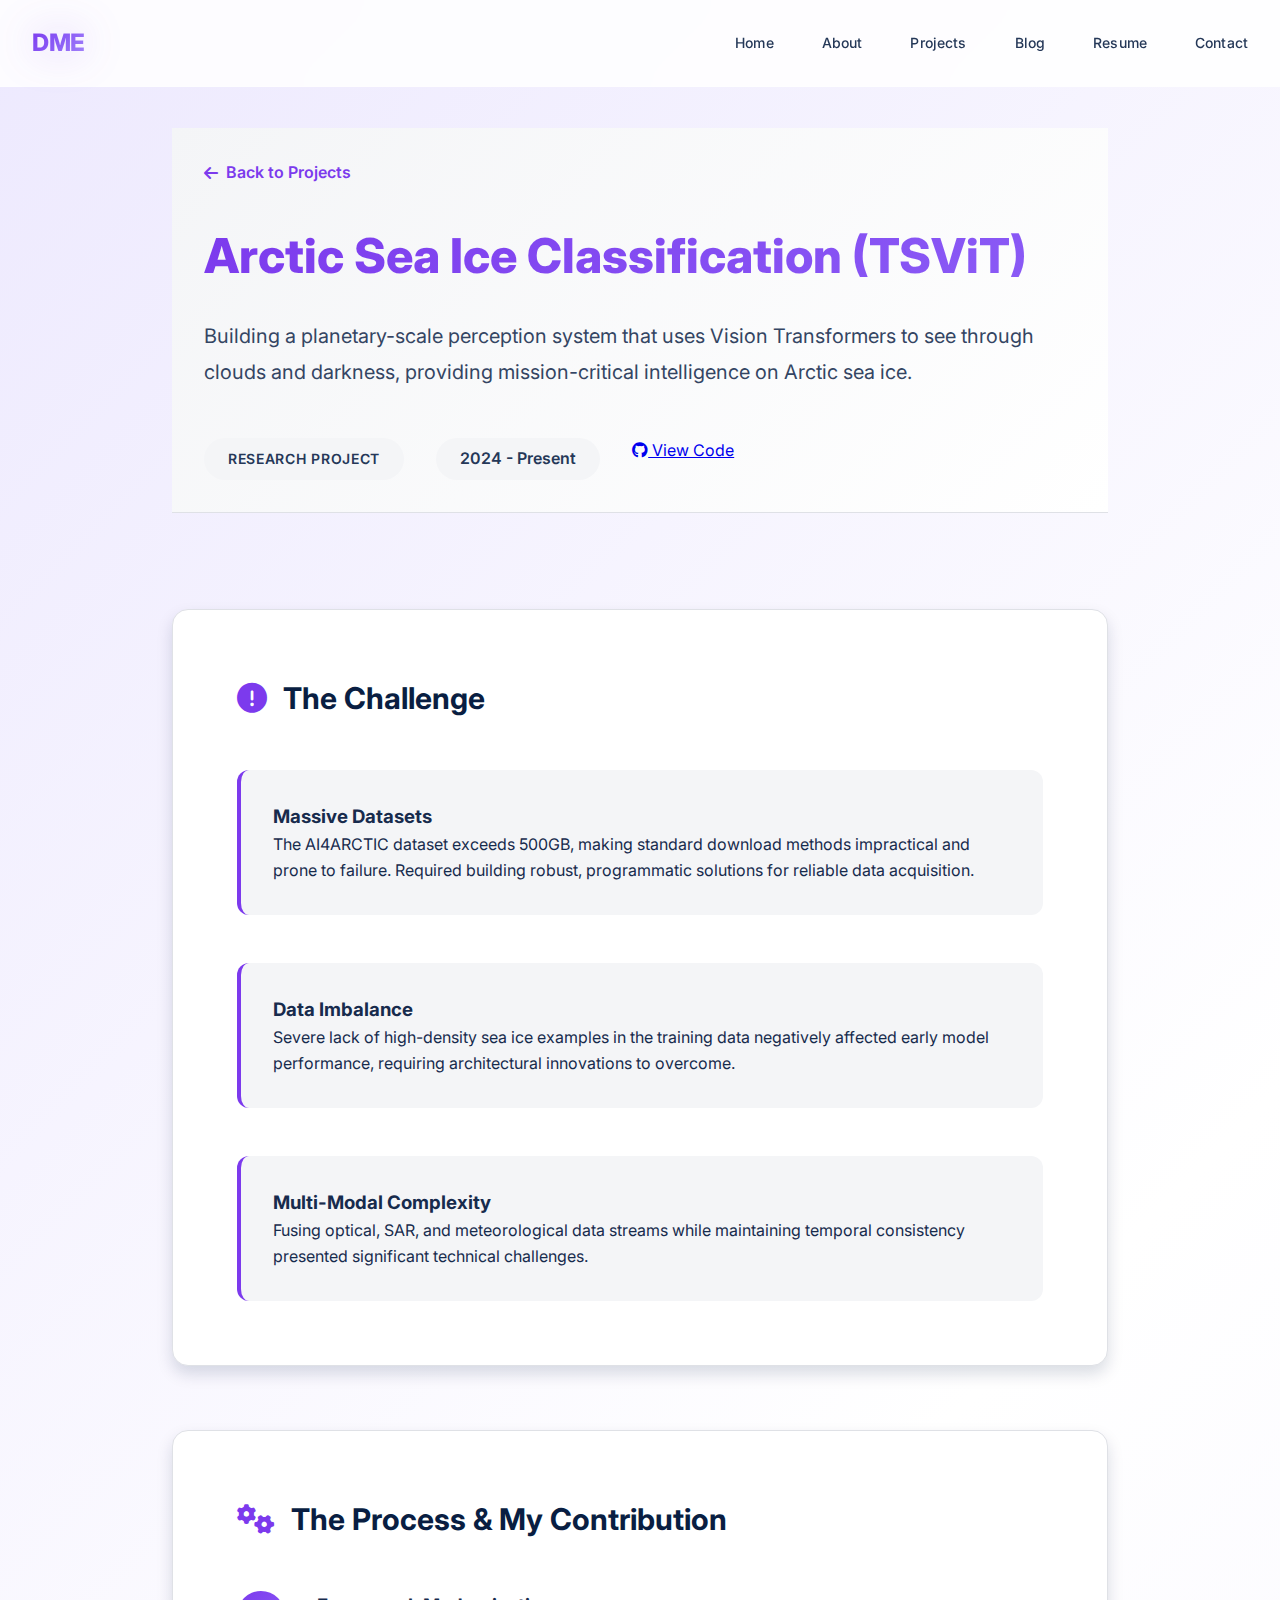
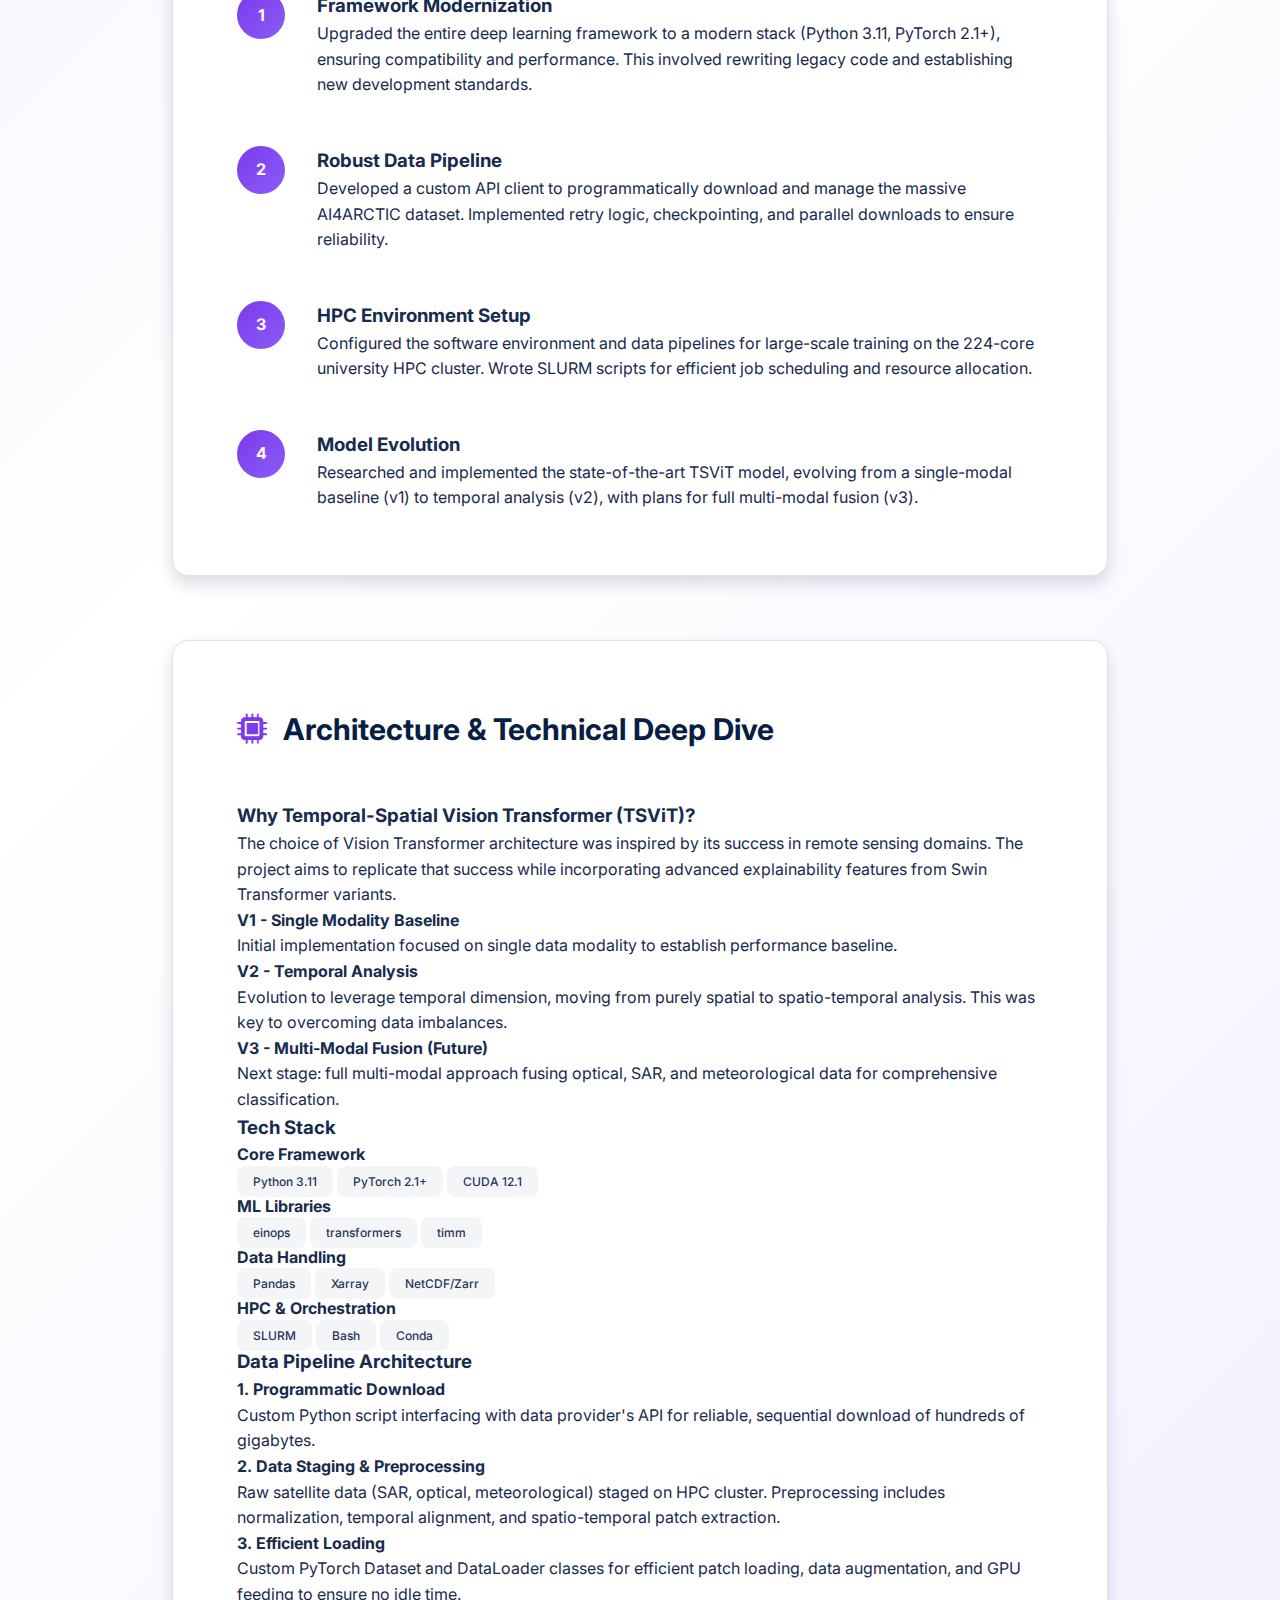
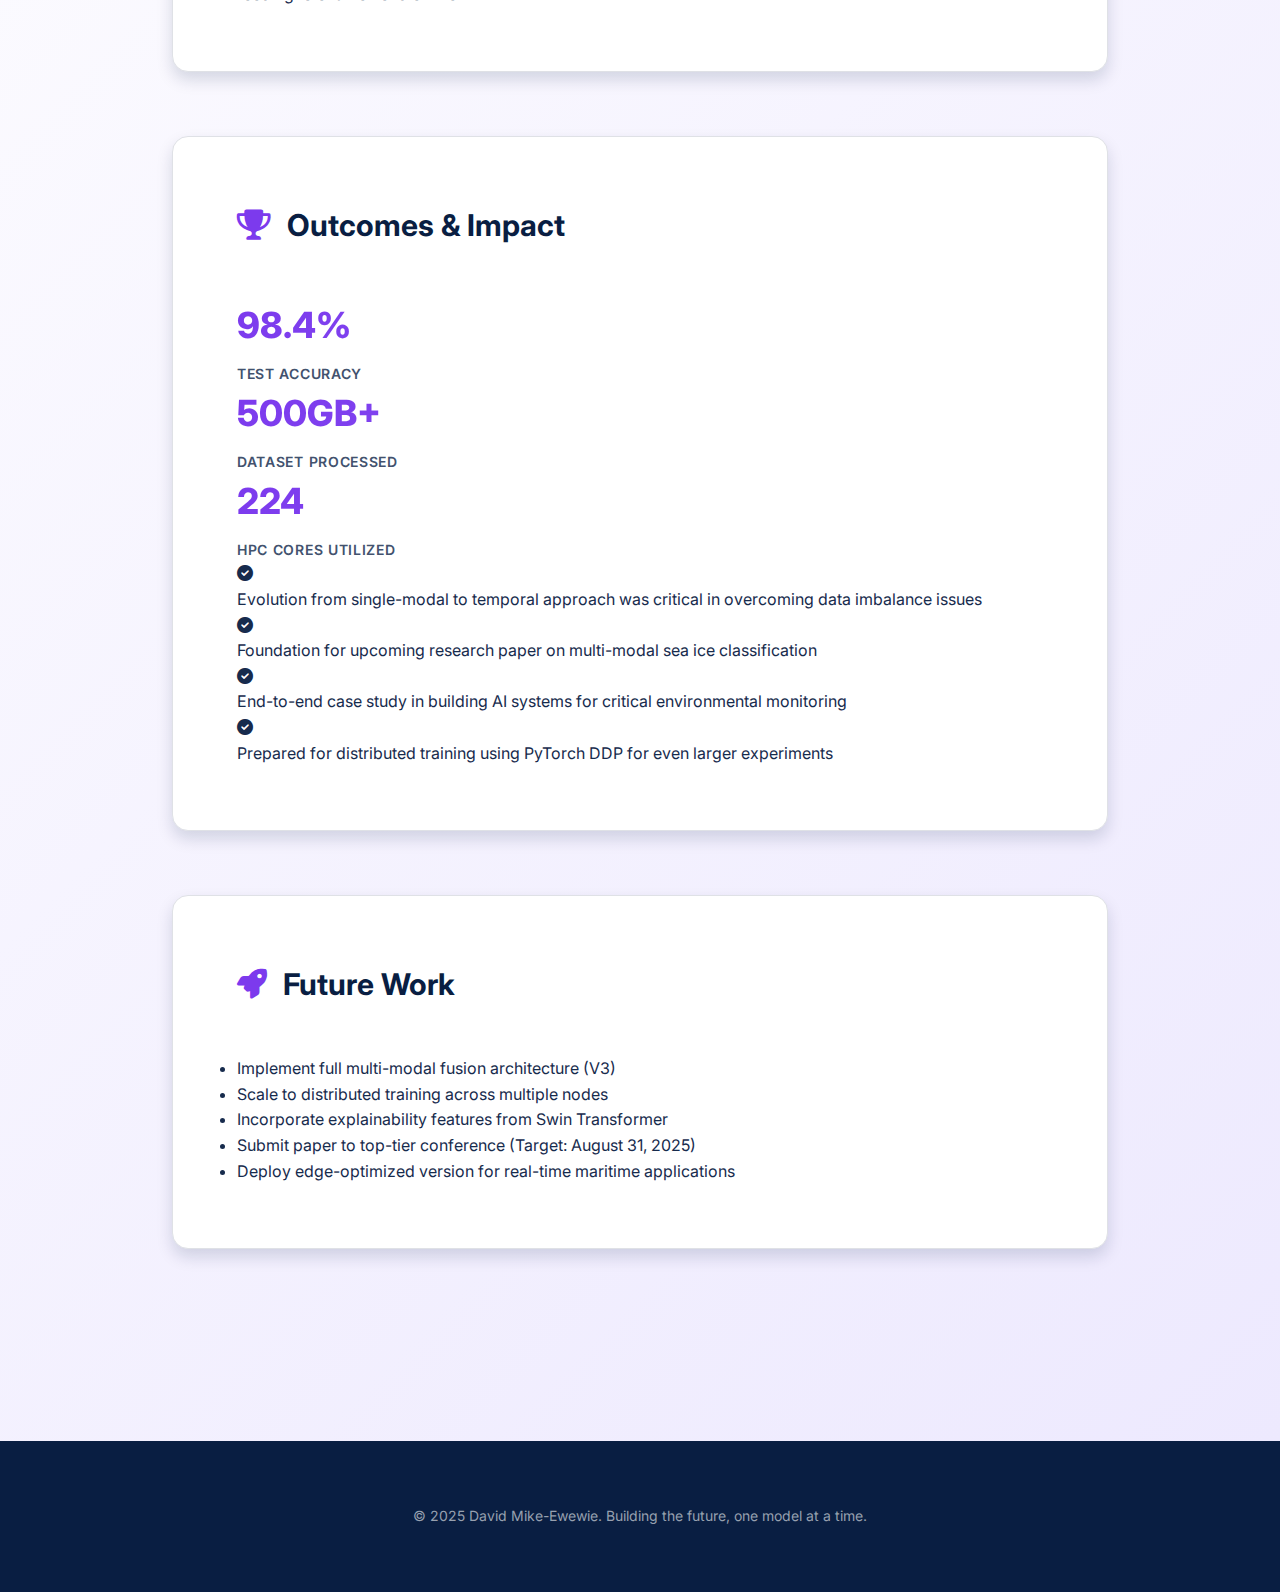
<file: projects/seaice.html>
<!DOCTYPE html>
<html lang="en">
<head>
    <meta charset="UTF-8">
    <meta name="viewport" content="width=device-width, initial-scale=1.0">
    <title>Arctic Sea Ice Classification | David Mike-Ewewie</title>
    <meta name="description" content="Building a planetary-scale perception system using Vision Transformers for Arctic sea ice classification.">
    <link rel="stylesheet" href="../style.css">
    <link href="https://fonts.googleapis.com/css2?family=Inter:wght@300;400;600;700&display=swap" rel="stylesheet">
    <link rel="stylesheet" href="https://cdnjs.cloudflare.com/ajax/libs/font-awesome/6.0.0/css/all.min.css">
</head>
<body>
    <!-- Navigation -->
    <nav class="navbar">
        <div class="container">
            <div class="logo">DME</div>
            <ul class="nav-links">
                <li><a href="../index.html">Home</a></li>
                <li><a href="../index.html#about">About</a></li>
                <li><a href="index.html">Projects</a></li>
                <li><a href="../blog/index.html">Blog</a></li>
                <li><a href="../resume.html">Resume</a></li>
                <li><a href="../index.html#contact">Contact</a></li>
            </ul>
        </div>
    </nav>

    <!-- Project Detail -->
    <article class="project-detail">
        <div class="container">
            <div class="project-header">
                <a href="index.html" class="back-link"><i class="fas fa-arrow-left"></i> Back to Projects</a>
                <h1>Arctic Sea Ice Classification (TSViT)</h1>
                <p class="project-tagline">Building a planetary-scale perception system that uses Vision Transformers to see through clouds and darkness, providing mission-critical intelligence on Arctic sea ice.</p>
                <div class="project-meta">
                    <span class="project-status">Research Project</span>
                    <span class="project-date">2024 - Present</span>
                    <a href="https://github.com/Mike-Ew/seaice" class="github-link" target="_blank">
                        <i class="fab fa-github"></i> View Code
                    </a>
                </div>
            </div>

            <section class="project-section">
                <h2><i class="fas fa-exclamation-circle"></i> The Challenge</h2>
                <div class="challenge-grid">
                    <div class="challenge-item">
                        <h3>Massive Datasets</h3>
                        <p>The AI4ARCTIC dataset exceeds 500GB, making standard download methods impractical and prone to failure. Required building robust, programmatic solutions for reliable data acquisition.</p>
                    </div>
                    <div class="challenge-item">
                        <h3>Data Imbalance</h3>
                        <p>Severe lack of high-density sea ice examples in the training data negatively affected early model performance, requiring architectural innovations to overcome.</p>
                    </div>
                    <div class="challenge-item">
                        <h3>Multi-Modal Complexity</h3>
                        <p>Fusing optical, SAR, and meteorological data streams while maintaining temporal consistency presented significant technical challenges.</p>
                    </div>
                </div>
            </section>

            <section class="project-section">
                <h2><i class="fas fa-cogs"></i> The Process & My Contribution</h2>
                <div class="process-timeline">
                    <div class="timeline-item">
                        <div class="timeline-marker">1</div>
                        <div class="timeline-content">
                            <h3>Framework Modernization</h3>
                            <p>Upgraded the entire deep learning framework to a modern stack (Python 3.11, PyTorch 2.1+), ensuring compatibility and performance. This involved rewriting legacy code and establishing new development standards.</p>
                        </div>
                    </div>
                    <div class="timeline-item">
                        <div class="timeline-marker">2</div>
                        <div class="timeline-content">
                            <h3>Robust Data Pipeline</h3>
                            <p>Developed a custom API client to programmatically download and manage the massive AI4ARCTIC dataset. Implemented retry logic, checkpointing, and parallel downloads to ensure reliability.</p>
                        </div>
                    </div>
                    <div class="timeline-item">
                        <div class="timeline-marker">3</div>
                        <div class="timeline-content">
                            <h3>HPC Environment Setup</h3>
                            <p>Configured the software environment and data pipelines for large-scale training on the 224-core university HPC cluster. Wrote SLURM scripts for efficient job scheduling and resource allocation.</p>
                        </div>
                    </div>
                    <div class="timeline-item">
                        <div class="timeline-marker">4</div>
                        <div class="timeline-content">
                            <h3>Model Evolution</h3>
                            <p>Researched and implemented the state-of-the-art TSViT model, evolving from a single-modal baseline (v1) to temporal analysis (v2), with plans for full multi-modal fusion (v3).</p>
                        </div>
                    </div>
                </div>
            </section>

            <section class="project-section">
                <h2><i class="fas fa-microchip"></i> Architecture & Technical Deep Dive</h2>
                
                <h3>Why Temporal-Spatial Vision Transformer (TSViT)?</h3>
                <p>The choice of Vision Transformer architecture was inspired by its success in remote sensing domains. The project aims to replicate that success while incorporating advanced explainability features from Swin Transformer variants.</p>
                
                <div class="architecture-evolution">
                    <div class="evolution-stage">
                        <h4>V1 - Single Modality Baseline</h4>
                        <p>Initial implementation focused on single data modality to establish performance baseline.</p>
                    </div>
                    <div class="evolution-stage">
                        <h4>V2 - Temporal Analysis</h4>
                        <p>Evolution to leverage temporal dimension, moving from purely spatial to spatio-temporal analysis. This was key to overcoming data imbalances.</p>
                    </div>
                    <div class="evolution-stage">
                        <h4>V3 - Multi-Modal Fusion (Future)</h4>
                        <p>Next stage: full multi-modal approach fusing optical, SAR, and meteorological data for comprehensive classification.</p>
                    </div>
                </div>

                <h3>Tech Stack</h3>
                <div class="tech-stack-grid">
                    <div class="tech-category">
                        <h4>Core Framework</h4>
                        <span class="tech-tag">Python 3.11</span>
                        <span class="tech-tag">PyTorch 2.1+</span>
                        <span class="tech-tag">CUDA 12.1</span>
                    </div>
                    <div class="tech-category">
                        <h4>ML Libraries</h4>
                        <span class="tech-tag">einops</span>
                        <span class="tech-tag">transformers</span>
                        <span class="tech-tag">timm</span>
                    </div>
                    <div class="tech-category">
                        <h4>Data Handling</h4>
                        <span class="tech-tag">Pandas</span>
                        <span class="tech-tag">Xarray</span>
                        <span class="tech-tag">NetCDF/Zarr</span>
                    </div>
                    <div class="tech-category">
                        <h4>HPC & Orchestration</h4>
                        <span class="tech-tag">SLURM</span>
                        <span class="tech-tag">Bash</span>
                        <span class="tech-tag">Conda</span>
                    </div>
                </div>

                <h3>Data Pipeline Architecture</h3>
                <div class="pipeline-steps">
                    <div class="pipeline-step">
                        <h4>1. Programmatic Download</h4>
                        <p>Custom Python script interfacing with data provider's API for reliable, sequential download of hundreds of gigabytes.</p>
                    </div>
                    <div class="pipeline-step">
                        <h4>2. Data Staging & Preprocessing</h4>
                        <p>Raw satellite data (SAR, optical, meteorological) staged on HPC cluster. Preprocessing includes normalization, temporal alignment, and spatio-temporal patch extraction.</p>
                    </div>
                    <div class="pipeline-step">
                        <h4>3. Efficient Loading</h4>
                        <p>Custom PyTorch Dataset and DataLoader classes for efficient patch loading, data augmentation, and GPU feeding to ensure no idle time.</p>
                    </div>
                </div>
            </section>

            <section class="project-section">
                <h2><i class="fas fa-trophy"></i> Outcomes & Impact</h2>
                <div class="outcome-stats">
                    <div class="outcome-stat">
                        <div class="stat-number">98.4%</div>
                        <div class="stat-label">Test Accuracy</div>
                    </div>
                    <div class="outcome-stat">
                        <div class="stat-number">500GB+</div>
                        <div class="stat-label">Dataset Processed</div>
                    </div>
                    <div class="outcome-stat">
                        <div class="stat-number">224</div>
                        <div class="stat-label">HPC Cores Utilized</div>
                    </div>
                </div>
                
                <div class="impact-list">
                    <div class="impact-item">
                        <i class="fas fa-check-circle"></i>
                        <p>Evolution from single-modal to temporal approach was critical in overcoming data imbalance issues</p>
                    </div>
                    <div class="impact-item">
                        <i class="fas fa-check-circle"></i>
                        <p>Foundation for upcoming research paper on multi-modal sea ice classification</p>
                    </div>
                    <div class="impact-item">
                        <i class="fas fa-check-circle"></i>
                        <p>End-to-end case study in building AI systems for critical environmental monitoring</p>
                    </div>
                    <div class="impact-item">
                        <i class="fas fa-check-circle"></i>
                        <p>Prepared for distributed training using PyTorch DDP for even larger experiments</p>
                    </div>
                </div>
            </section>

            <section class="project-section">
                <h2><i class="fas fa-rocket"></i> Future Work</h2>
                <ul class="future-list">
                    <li>Implement full multi-modal fusion architecture (V3)</li>
                    <li>Scale to distributed training across multiple nodes</li>
                    <li>Incorporate explainability features from Swin Transformer</li>
                    <li>Submit paper to top-tier conference (Target: August 31, 2025)</li>
                    <li>Deploy edge-optimized version for real-time maritime applications</li>
                </ul>
            </section>
        </div>
    </article>

    <!-- Footer -->
    <footer class="footer">
        <div class="container">
            <p>&copy; 2025 David Mike-Ewewie. Building the future, one model at a time.</p>
        </div>
    </footer>

    <script src="../script.js"></script>
</body>
</html>
</file>
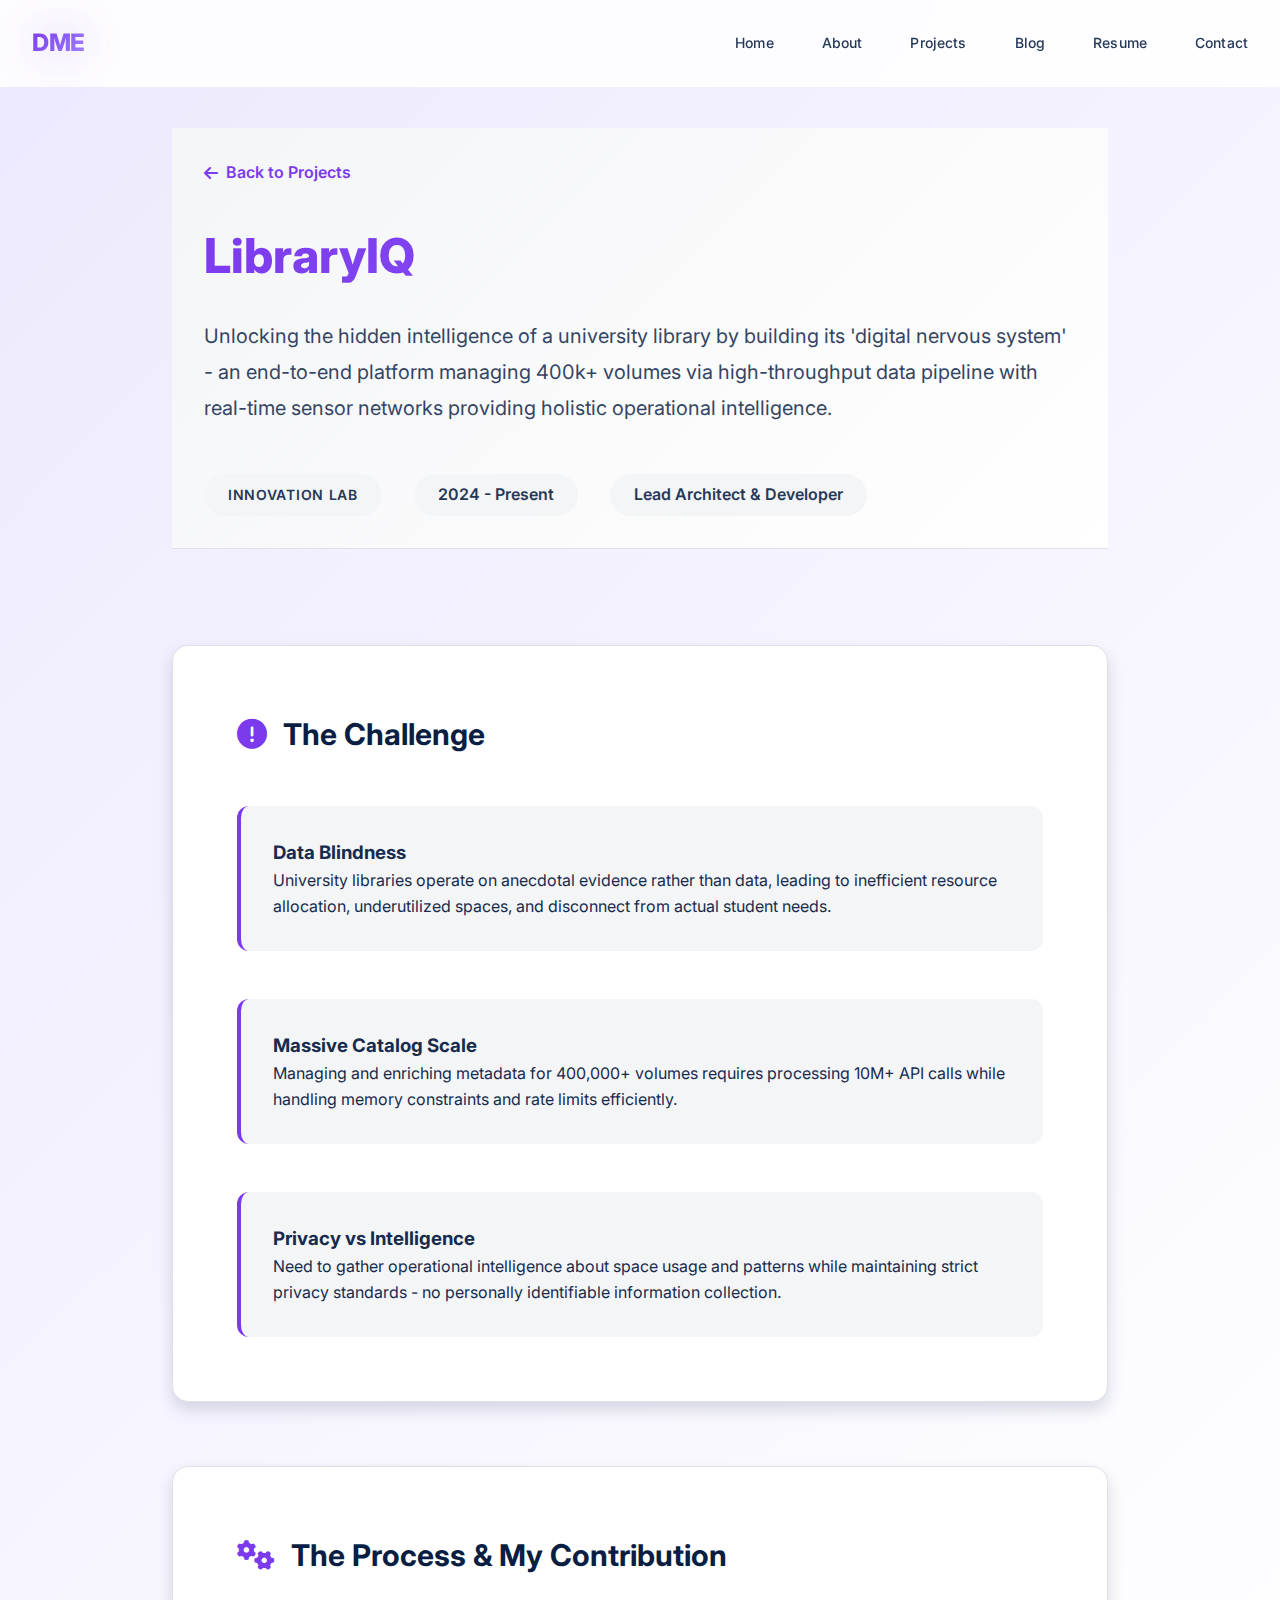
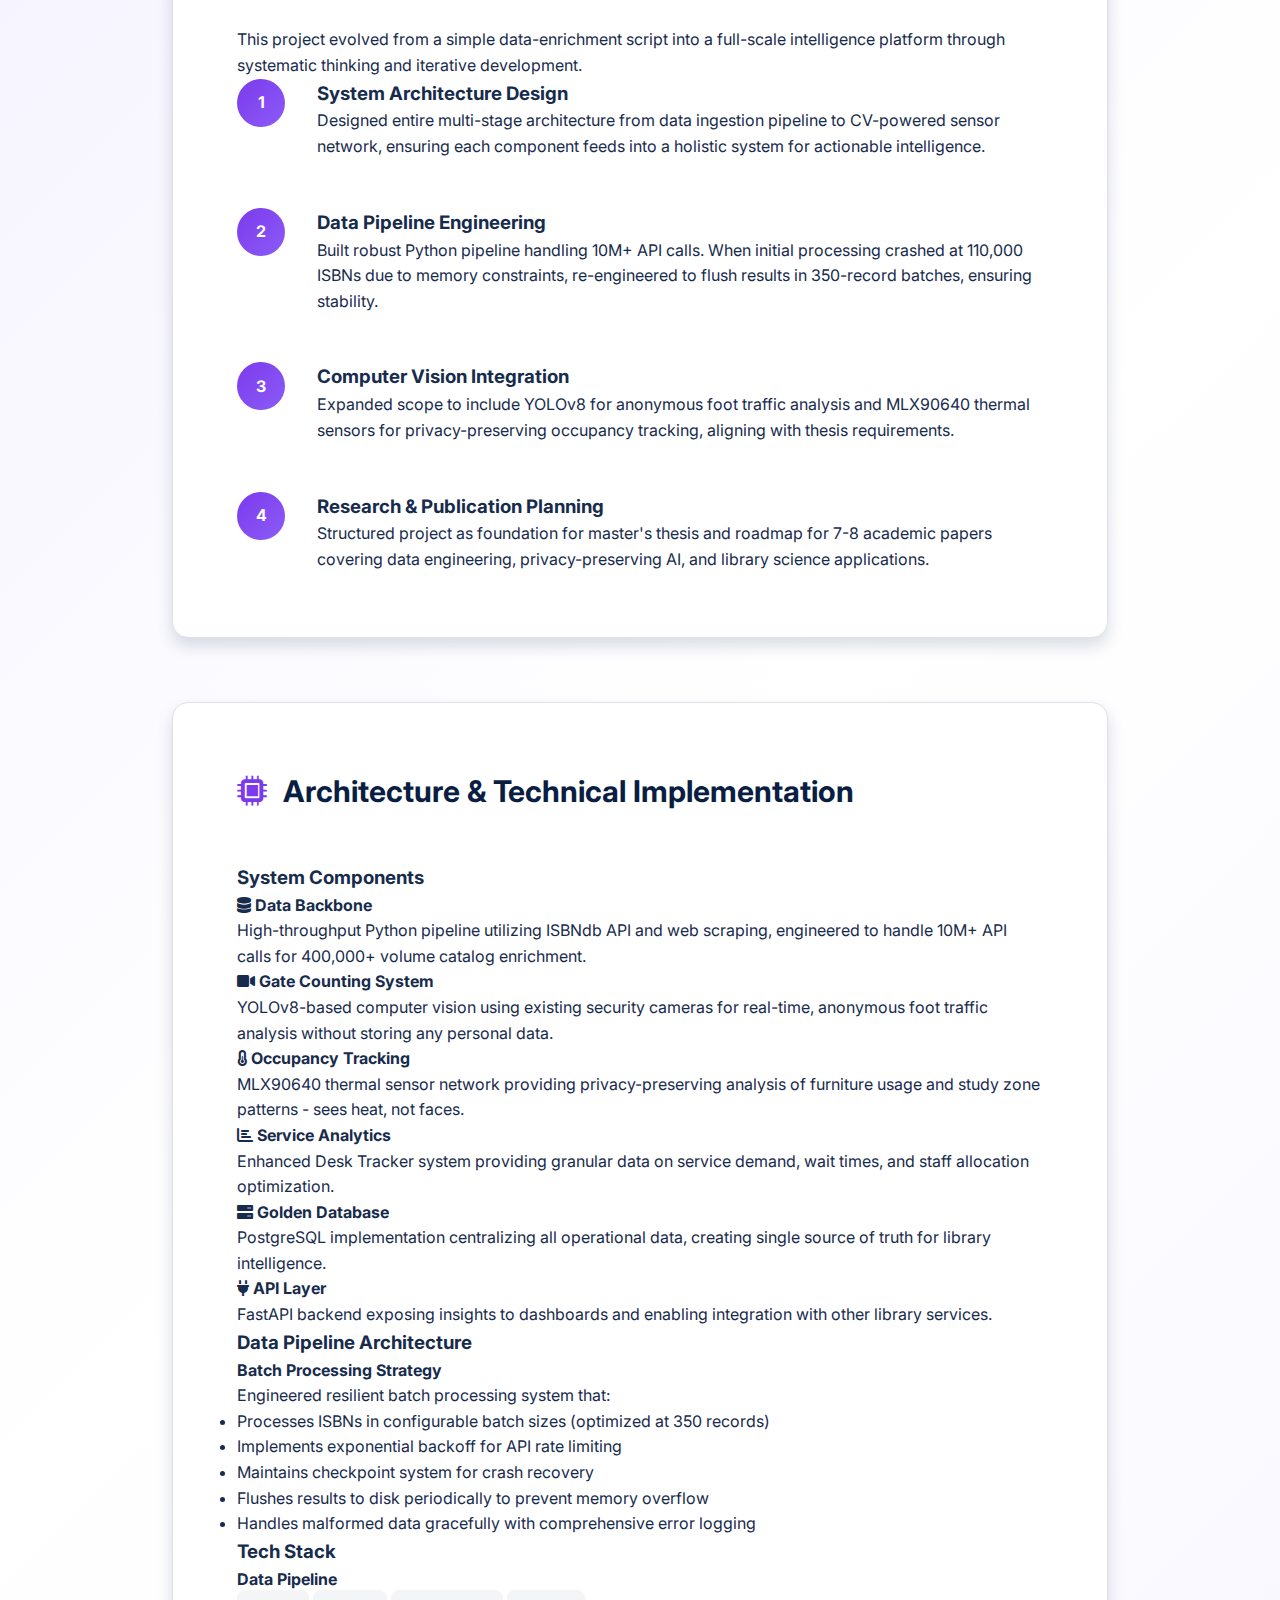
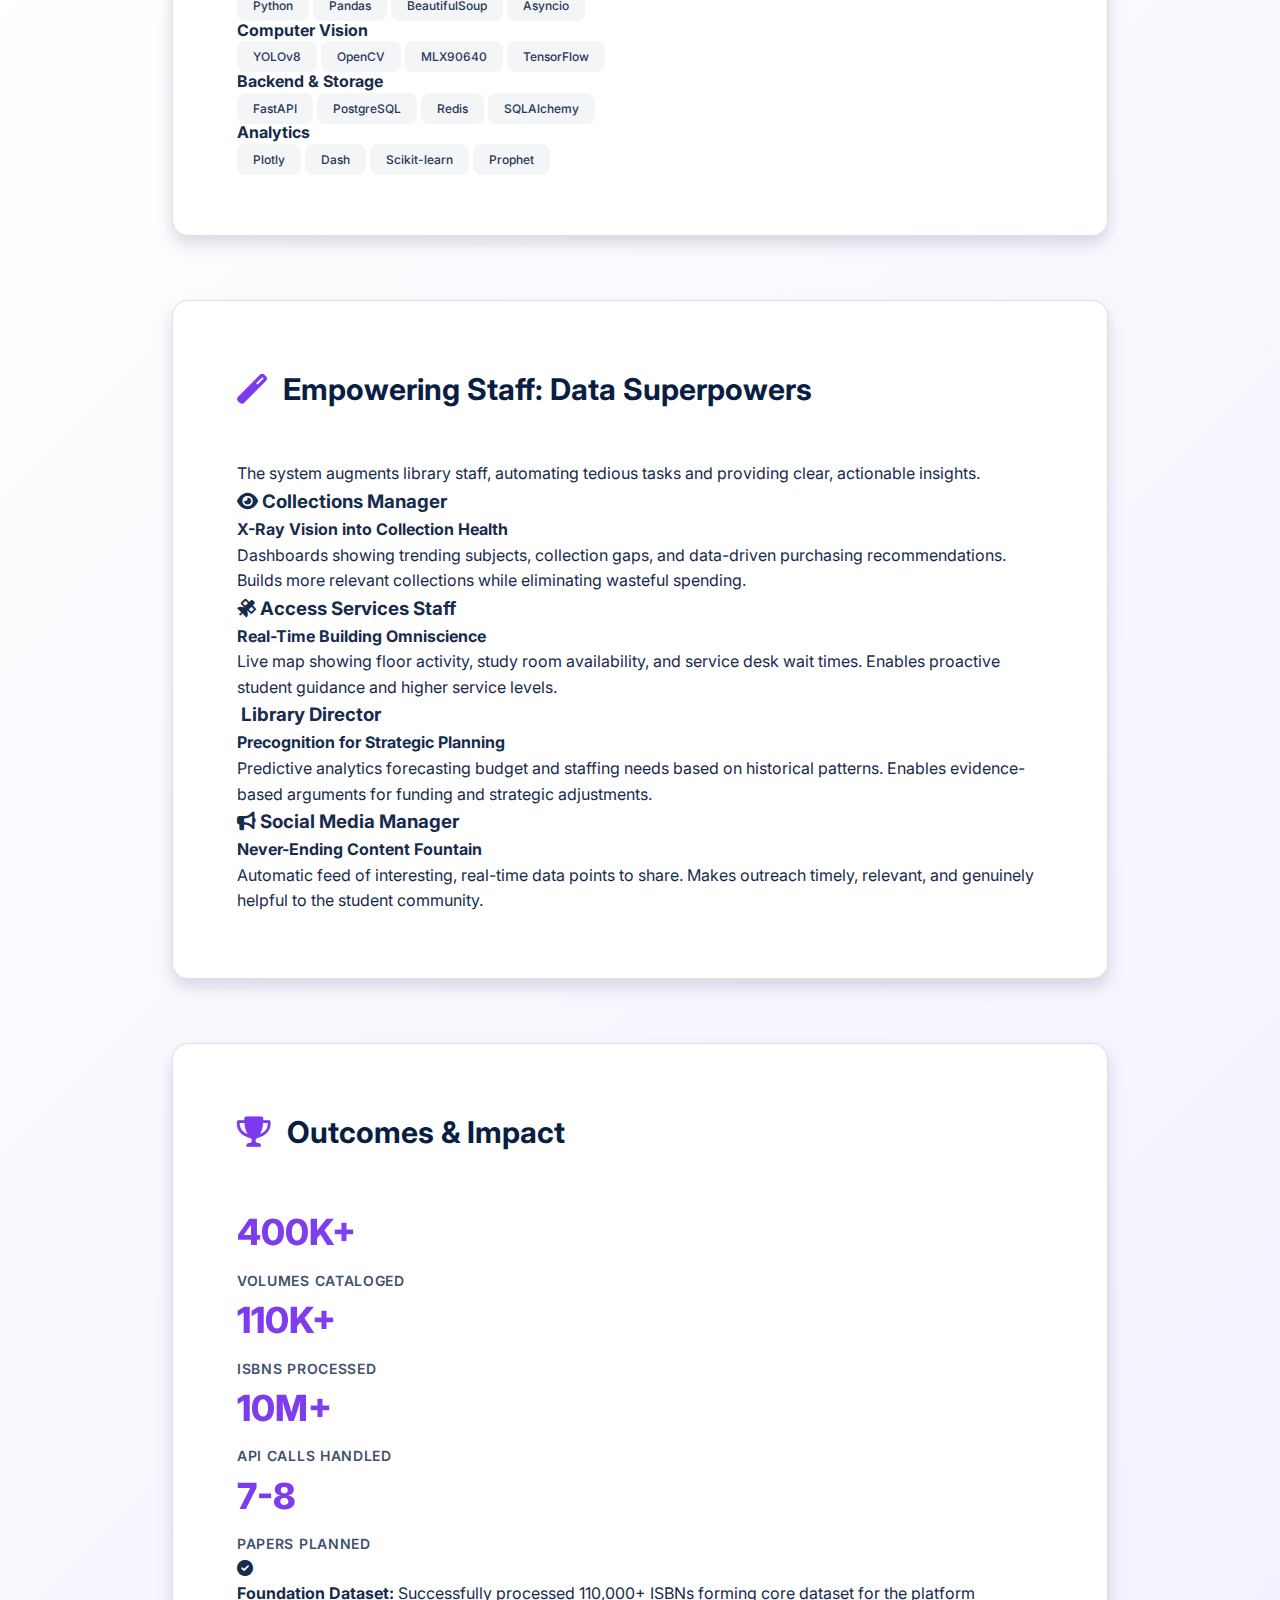
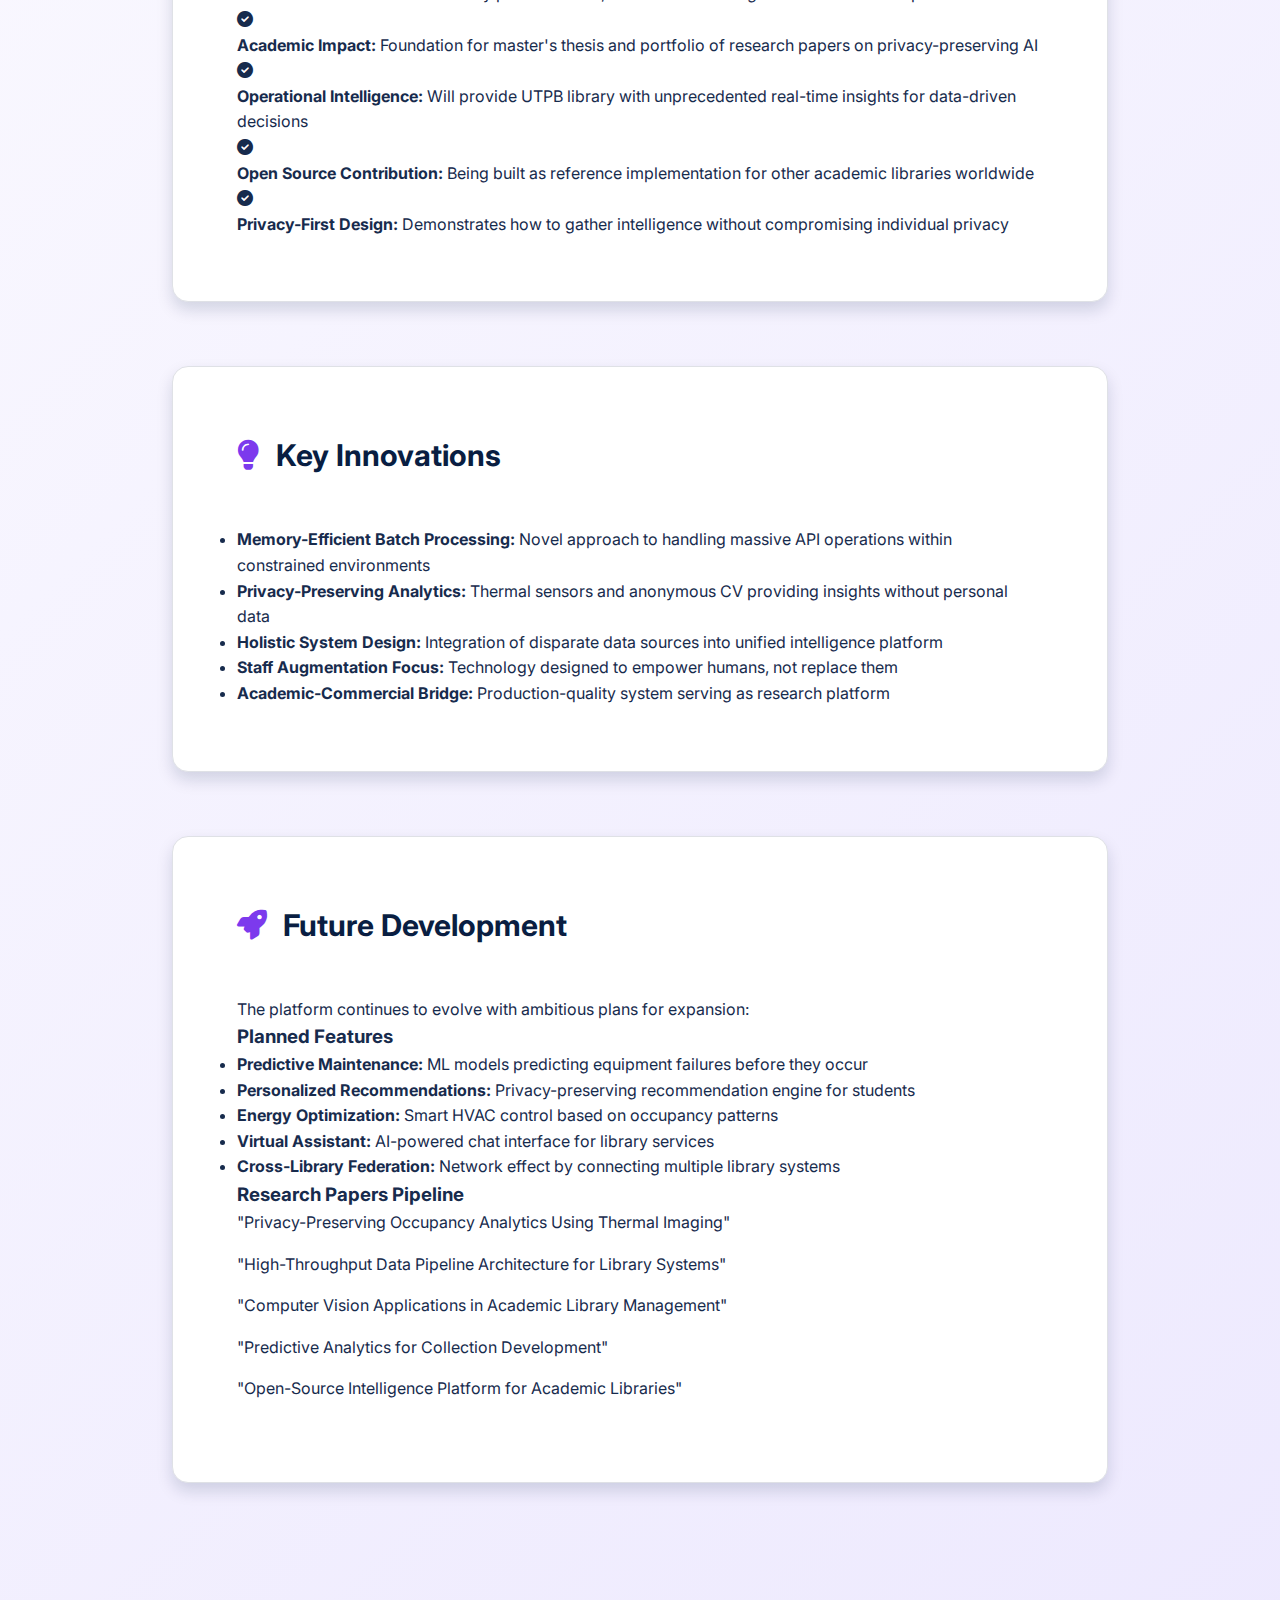
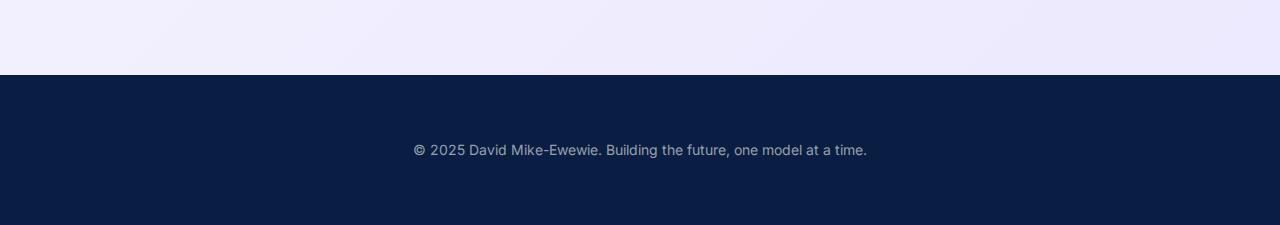
<file: projects/smart-library.html>
<!DOCTYPE html>
<html lang="en">
<head>
    <meta charset="UTF-8">
    <meta name="viewport" content="width=device-width, initial-scale=1.0">
    <title>LibraryIQ | David Mike-Ewewie</title>
    <meta name="description" content="Building a university library's digital nervous system - transforming 400k+ volumes into actionable intelligence.">
    <link rel="stylesheet" href="../style.css">
    <link href="https://fonts.googleapis.com/css2?family=Inter:wght@300;400;600;700&display=swap" rel="stylesheet">
    <link rel="stylesheet" href="https://cdnjs.cloudflare.com/ajax/libs/font-awesome/6.0.0/css/all.min.css">
</head>
<body>
    <!-- Navigation -->
    <nav class="navbar">
        <div class="container">
            <div class="logo">DME</div>
            <ul class="nav-links">
                <li><a href="../index.html">Home</a></li>
                <li><a href="../index.html#about">About</a></li>
                <li><a href="index.html">Projects</a></li>
                <li><a href="../blog/index.html">Blog</a></li>
                <li><a href="../resume.html">Resume</a></li>
                <li><a href="../index.html#contact">Contact</a></li>
            </ul>
        </div>
    </nav>

    <!-- Project Detail -->
    <article class="project-detail">
        <div class="container">
            <div class="project-header">
                <a href="index.html" class="back-link"><i class="fas fa-arrow-left"></i> Back to Projects</a>
                <h1>LibraryIQ</h1>
                <p class="project-tagline">Unlocking the hidden intelligence of a university library by building its 'digital nervous system' - an end-to-end platform managing 400k+ volumes via high-throughput data pipeline with real-time sensor networks providing holistic operational intelligence.</p>
                <div class="project-meta">
                    <span class="project-status">Innovation Lab</span>
                    <span class="project-date">2024 - Present</span>
                    <span class="project-role">Lead Architect & Developer</span>
                </div>
            </div>

            <section class="project-section">
                <h2><i class="fas fa-exclamation-circle"></i> The Challenge</h2>
                <div class="challenge-grid">
                    <div class="challenge-item">
                        <h3>Data Blindness</h3>
                        <p>University libraries operate on anecdotal evidence rather than data, leading to inefficient resource allocation, underutilized spaces, and disconnect from actual student needs.</p>
                    </div>
                    <div class="challenge-item">
                        <h3>Massive Catalog Scale</h3>
                        <p>Managing and enriching metadata for 400,000+ volumes requires processing 10M+ API calls while handling memory constraints and rate limits efficiently.</p>
                    </div>
                    <div class="challenge-item">
                        <h3>Privacy vs Intelligence</h3>
                        <p>Need to gather operational intelligence about space usage and patterns while maintaining strict privacy standards - no personally identifiable information collection.</p>
                    </div>
                </div>
            </section>

            <section class="project-section">
                <h2><i class="fas fa-cogs"></i> The Process & My Contribution</h2>
                <p class="section-intro">This project evolved from a simple data-enrichment script into a full-scale intelligence platform through systematic thinking and iterative development.</p>
                
                <div class="process-timeline">
                    <div class="timeline-item">
                        <div class="timeline-marker">1</div>
                        <div class="timeline-content">
                            <h3>System Architecture Design</h3>
                            <p>Designed entire multi-stage architecture from data ingestion pipeline to CV-powered sensor network, ensuring each component feeds into a holistic system for actionable intelligence.</p>
                        </div>
                    </div>
                    <div class="timeline-item">
                        <div class="timeline-marker">2</div>
                        <div class="timeline-content">
                            <h3>Data Pipeline Engineering</h3>
                            <p>Built robust Python pipeline handling 10M+ API calls. When initial processing crashed at 110,000 ISBNs due to memory constraints, re-engineered to flush results in 350-record batches, ensuring stability.</p>
                        </div>
                    </div>
                    <div class="timeline-item">
                        <div class="timeline-marker">3</div>
                        <div class="timeline-content">
                            <h3>Computer Vision Integration</h3>
                            <p>Expanded scope to include YOLOv8 for anonymous foot traffic analysis and MLX90640 thermal sensors for privacy-preserving occupancy tracking, aligning with thesis requirements.</p>
                        </div>
                    </div>
                    <div class="timeline-item">
                        <div class="timeline-marker">4</div>
                        <div class="timeline-content">
                            <h3>Research & Publication Planning</h3>
                            <p>Structured project as foundation for master's thesis and roadmap for 7-8 academic papers covering data engineering, privacy-preserving AI, and library science applications.</p>
                        </div>
                    </div>
                </div>
            </section>

            <section class="project-section">
                <h2><i class="fas fa-microchip"></i> Architecture & Technical Implementation</h2>
                
                <h3>System Components</h3>
                <div class="architecture-components">
                    <div class="component">
                        <h4><i class="fas fa-database"></i> Data Backbone</h4>
                        <p>High-throughput Python pipeline utilizing ISBNdb API and web scraping, engineered to handle 10M+ API calls for 400,000+ volume catalog enrichment.</p>
                    </div>
                    
                    <div class="component">
                        <h4><i class="fas fa-video"></i> Gate Counting System</h4>
                        <p>YOLOv8-based computer vision using existing security cameras for real-time, anonymous foot traffic analysis without storing any personal data.</p>
                    </div>
                    
                    <div class="component">
                        <h4><i class="fas fa-thermometer-half"></i> Occupancy Tracking</h4>
                        <p>MLX90640 thermal sensor network providing privacy-preserving analysis of furniture usage and study zone patterns - sees heat, not faces.</p>
                    </div>
                    
                    <div class="component">
                        <h4><i class="fas fa-chart-bar"></i> Service Analytics</h4>
                        <p>Enhanced Desk Tracker system providing granular data on service demand, wait times, and staff allocation optimization.</p>
                    </div>
                    
                    <div class="component">
                        <h4><i class="fas fa-server"></i> Golden Database</h4>
                        <p>PostgreSQL implementation centralizing all operational data, creating single source of truth for library intelligence.</p>
                    </div>
                    
                    <div class="component">
                        <h4><i class="fas fa-plug"></i> API Layer</h4>
                        <p>FastAPI backend exposing insights to dashboards and enabling integration with other library services.</p>
                    </div>
                </div>

                <h3>Data Pipeline Architecture</h3>
                <div class="pipeline-details">
                    <h4>Batch Processing Strategy</h4>
                    <p>Engineered resilient batch processing system that:</p>
                    <ul>
                        <li>Processes ISBNs in configurable batch sizes (optimized at 350 records)</li>
                        <li>Implements exponential backoff for API rate limiting</li>
                        <li>Maintains checkpoint system for crash recovery</li>
                        <li>Flushes results to disk periodically to prevent memory overflow</li>
                        <li>Handles malformed data gracefully with comprehensive error logging</li>
                    </ul>
                </div>

                <h3>Tech Stack</h3>
                <div class="tech-stack-grid">
                    <div class="tech-category">
                        <h4>Data Pipeline</h4>
                        <span class="tech-tag">Python</span>
                        <span class="tech-tag">Pandas</span>
                        <span class="tech-tag">BeautifulSoup</span>
                        <span class="tech-tag">Asyncio</span>
                    </div>
                    <div class="tech-category">
                        <h4>Computer Vision</h4>
                        <span class="tech-tag">YOLOv8</span>
                        <span class="tech-tag">OpenCV</span>
                        <span class="tech-tag">MLX90640</span>
                        <span class="tech-tag">TensorFlow</span>
                    </div>
                    <div class="tech-category">
                        <h4>Backend & Storage</h4>
                        <span class="tech-tag">FastAPI</span>
                        <span class="tech-tag">PostgreSQL</span>
                        <span class="tech-tag">Redis</span>
                        <span class="tech-tag">SQLAlchemy</span>
                    </div>
                    <div class="tech-category">
                        <h4>Analytics</h4>
                        <span class="tech-tag">Plotly</span>
                        <span class="tech-tag">Dash</span>
                        <span class="tech-tag">Scikit-learn</span>
                        <span class="tech-tag">Prophet</span>
                    </div>
                </div>
            </section>

            <section class="project-section">
                <h2><i class="fas fa-magic"></i> Empowering Staff: Data Superpowers</h2>
                <p class="section-intro">The system augments library staff, automating tedious tasks and providing clear, actionable insights.</p>
                
                <div class="superpowers-grid">
                    <div class="superpower-card">
                        <h3><i class="fas fa-eye"></i> Collections Manager</h3>
                        <h4>X-Ray Vision into Collection Health</h4>
                        <p>Dashboards showing trending subjects, collection gaps, and data-driven purchasing recommendations. Builds more relevant collections while eliminating wasteful spending.</p>
                    </div>
                    
                    <div class="superpower-card">
                        <h3><i class="fas fa-satellite"></i> Access Services Staff</h3>
                        <h4>Real-Time Building Omniscience</h4>
                        <p>Live map showing floor activity, study room availability, and service desk wait times. Enables proactive student guidance and higher service levels.</p>
                    </div>
                    
                    <div class="superpower-card">
                        <h3><i class="fas fa-crystal-ball"></i> Library Director</h3>
                        <h4>Precognition for Strategic Planning</h4>
                        <p>Predictive analytics forecasting budget and staffing needs based on historical patterns. Enables evidence-based arguments for funding and strategic adjustments.</p>
                    </div>
                    
                    <div class="superpower-card">
                        <h3><i class="fas fa-bullhorn"></i> Social Media Manager</h3>
                        <h4>Never-Ending Content Fountain</h4>
                        <p>Automatic feed of interesting, real-time data points to share. Makes outreach timely, relevant, and genuinely helpful to the student community.</p>
                    </div>
                </div>
            </section>

            <section class="project-section">
                <h2><i class="fas fa-trophy"></i> Outcomes & Impact</h2>
                <div class="outcome-stats">
                    <div class="outcome-stat">
                        <div class="stat-number">400K+</div>
                        <div class="stat-label">Volumes Cataloged</div>
                    </div>
                    <div class="outcome-stat">
                        <div class="stat-number">110K+</div>
                        <div class="stat-label">ISBNs Processed</div>
                    </div>
                    <div class="outcome-stat">
                        <div class="stat-number">10M+</div>
                        <div class="stat-label">API Calls Handled</div>
                    </div>
                    <div class="outcome-stat">
                        <div class="stat-number">7-8</div>
                        <div class="stat-label">Papers Planned</div>
                    </div>
                </div>
                
                <div class="impact-list">
                    <div class="impact-item">
                        <i class="fas fa-check-circle"></i>
                        <p><strong>Foundation Dataset:</strong> Successfully processed 110,000+ ISBNs forming core dataset for the platform</p>
                    </div>
                    <div class="impact-item">
                        <i class="fas fa-check-circle"></i>
                        <p><strong>Academic Impact:</strong> Foundation for master's thesis and portfolio of research papers on privacy-preserving AI</p>
                    </div>
                    <div class="impact-item">
                        <i class="fas fa-check-circle"></i>
                        <p><strong>Operational Intelligence:</strong> Will provide UTPB library with unprecedented real-time insights for data-driven decisions</p>
                    </div>
                    <div class="impact-item">
                        <i class="fas fa-check-circle"></i>
                        <p><strong>Open Source Contribution:</strong> Being built as reference implementation for other academic libraries worldwide</p>
                    </div>
                    <div class="impact-item">
                        <i class="fas fa-check-circle"></i>
                        <p><strong>Privacy-First Design:</strong> Demonstrates how to gather intelligence without compromising individual privacy</p>
                    </div>
                </div>
            </section>

            <section class="project-section">
                <h2><i class="fas fa-lightbulb"></i> Key Innovations</h2>
                <ul class="innovations-list">
                    <li><strong>Memory-Efficient Batch Processing:</strong> Novel approach to handling massive API operations within constrained environments</li>
                    <li><strong>Privacy-Preserving Analytics:</strong> Thermal sensors and anonymous CV providing insights without personal data</li>
                    <li><strong>Holistic System Design:</strong> Integration of disparate data sources into unified intelligence platform</li>
                    <li><strong>Staff Augmentation Focus:</strong> Technology designed to empower humans, not replace them</li>
                    <li><strong>Academic-Commercial Bridge:</strong> Production-quality system serving as research platform</li>
                </ul>
            </section>

            <section class="project-section">
                <h2><i class="fas fa-rocket"></i> Future Development</h2>
                <p class="section-intro">The platform continues to evolve with ambitious plans for expansion:</p>
                
                <div class="future-features">
                    <h3>Planned Features</h3>
                    <ul class="future-list">
                        <li><strong>Predictive Maintenance:</strong> ML models predicting equipment failures before they occur</li>
                        <li><strong>Personalized Recommendations:</strong> Privacy-preserving recommendation engine for students</li>
                        <li><strong>Energy Optimization:</strong> Smart HVAC control based on occupancy patterns</li>
                        <li><strong>Virtual Assistant:</strong> AI-powered chat interface for library services</li>
                        <li><strong>Cross-Library Federation:</strong> Network effect by connecting multiple library systems</li>
                    </ul>
                    
                    <h3>Research Papers Pipeline</h3>
                    <ul class="papers-list">
                        <li>"Privacy-Preserving Occupancy Analytics Using Thermal Imaging"</li>
                        <li>"High-Throughput Data Pipeline Architecture for Library Systems"</li>
                        <li>"Computer Vision Applications in Academic Library Management"</li>
                        <li>"Predictive Analytics for Collection Development"</li>
                        <li>"Open-Source Intelligence Platform for Academic Libraries"</li>
                    </ul>
                </div>
            </section>
        </div>
    </article>

    <!-- Footer -->
    <footer class="footer">
        <div class="container">
            <p>&copy; 2025 David Mike-Ewewie. Building the future, one model at a time.</p>
        </div>
    </footer>

    <script src="../script.js"></script>
</body>
</html>
</file>
<file: style.css>
/* =====================================
   MODERN PORTFOLIO DESIGN SYSTEM
   Built for maximum recruiter engagement
   ===================================== */

/* Reset and Base Typography */
* {
    margin: 0;
    padding: 0;
    box-sizing: border-box;
}

:root {
    /* Premium Purple Color Palette */
    --primary: #7C3AED;        /* Rich purple */
    --primary-dark: #6D28D9;   /* Darker purple */
    --primary-light: #EDE9FE;  /* Light purple tint */
    --accent: #A78BFA;         /* Soft purple accent */
    --purple-glow: #8B5CF6;    /* Mid purple for gradients */
    --purple-muted: #C4B5FD;   /* Muted purple for subtle elements */
    --success: #10B981;
    --warning: #F59E0B;
    --danger: #EF4444;
    
    /* Sophisticated Grays */
    --gray-900: #091E42;
    --gray-800: #172B4D;
    --gray-700: #253858;
    --gray-600: #344563;
    --gray-500: #42526E;
    --gray-400: #5E6C84;
    --gray-300: #97A0AF;
    --gray-200: #C1C7D0;
    --gray-100: #DFE1E6;
    --gray-50: #F4F5F7;
    --white: #FFFFFF;
    
    /* Spacing System (8px base) */
    --space-xs: 0.5rem;   /* 8px */
    --space-sm: 1rem;     /* 16px */
    --space-md: 1.5rem;   /* 24px */
    --space-lg: 2rem;     /* 32px */
    --space-xl: 3rem;     /* 48px */
    --space-2xl: 4rem;    /* 64px */
    --space-3xl: 6rem;    /* 96px */
    --space-4xl: 8rem;    /* 128px */
    
    /* Typography Scale */
    --text-xs: 0.75rem;    /* 12px */
    --text-sm: 0.875rem;   /* 14px */
    --text-base: 1rem;     /* 16px */
    --text-lg: 1.125rem;   /* 18px */
    --text-xl: 1.25rem;    /* 20px */
    --text-2xl: 1.5rem;    /* 24px */
    --text-3xl: 1.875rem;  /* 30px */
    --text-4xl: 2.25rem;   /* 36px */
    --text-5xl: 3rem;      /* 48px */
    --text-6xl: 3.75rem;   /* 60px */
    --text-7xl: 4.5rem;    /* 72px */
    
    /* Premium Shadows */
    --shadow-xs: 0 1px 2px rgba(9, 30, 66, 0.08);
    --shadow-sm: 0 2px 4px rgba(9, 30, 66, 0.10);
    --shadow-md: 0 4px 8px rgba(9, 30, 66, 0.12);
    --shadow-lg: 0 8px 16px rgba(9, 30, 66, 0.15);
    --shadow-xl: 0 16px 48px rgba(9, 30, 66, 0.18);
    --shadow-2xl: 0 24px 64px rgba(9, 30, 66, 0.25);
    
    /* Animations */
    --transition-fast: 150ms cubic-bezier(0.4, 0, 0.2, 1);
    --transition-base: 250ms cubic-bezier(0.4, 0, 0.2, 1);
    --transition-slow: 350ms cubic-bezier(0.4, 0, 0.2, 1);
    --transition-slower: 500ms cubic-bezier(0.4, 0, 0.2, 1);
    
    /* Border Radius */
    --radius-sm: 0.25rem;
    --radius-md: 0.5rem;
    --radius-lg: 0.75rem;
    --radius-xl: 1rem;
    --radius-2xl: 1.5rem;
    --radius-full: 9999px;
}

/* Base Typography */
html {
    font-size: 16px;
    scroll-behavior: smooth;
}

body {
    font-family: 'Inter', -apple-system, BlinkMacSystemFont, 'Segoe UI', sans-serif;
    font-size: var(--text-base);
    line-height: 1.6;
    color: var(--gray-800);
    background: var(--white);
    -webkit-font-smoothing: antialiased;
    -moz-osx-font-smoothing: grayscale;
    font-feature-settings: 'kern' 1, 'liga' 1;
}

/* Container System */
.container {
    width: 100%;
    max-width: 1280px;
    margin: 0 auto;
    padding: 0 var(--space-lg);
}

.container-sm {
    max-width: 768px;
}

.container-lg {
    max-width: 1440px;
}

/* ===================================
   NAVIGATION - Premium Glass Effect
   =================================== */
.navbar {
    position: fixed;
    top: 0;
    left: 0;
    right: 0;
    z-index: 1000;
    background: rgba(255, 255, 255, 0.85);
    backdrop-filter: blur(20px);
    -webkit-backdrop-filter: blur(20px);
    border-bottom: 1px solid rgba(255, 255, 255, 0.18);
    transition: all var(--transition-base);
}

.navbar.scrolled {
    background: rgba(255, 255, 255, 0.95);
    box-shadow: var(--shadow-md);
}

.navbar .container {
    display: flex;
    align-items: center;
    justify-content: space-between;
    padding: var(--space-md) var(--space-lg);
}

.logo {
    font-size: var(--text-2xl);
    font-weight: 800;
    background: linear-gradient(135deg, var(--primary) 0%, var(--purple-glow) 50%, var(--accent) 100%);
    -webkit-background-clip: text;
    -webkit-text-fill-color: transparent;
    letter-spacing: -0.02em;
    transition: transform var(--transition-base);
    filter: drop-shadow(0 0 20px rgba(124, 58, 237, 0.3));
}

.logo:hover {
    transform: scale(1.05);
}

.nav-links {
    display: flex;
    list-style: none;
    gap: var(--space-xl);
}

.nav-links a {
    text-decoration: none;
    color: var(--gray-700);
    font-weight: 500;
    font-size: var(--text-sm);
    letter-spacing: 0.01em;
    position: relative;
    transition: color var(--transition-base);
}

.nav-links a::after {
    content: '';
    position: absolute;
    bottom: -4px;
    left: 0;
    width: 0;
    height: 2px;
    background: var(--primary);
    transition: width var(--transition-base);
}

.nav-links a:hover,
.nav-links a.active {
    color: var(--primary);
}

.nav-links a:hover::after,
.nav-links a.active::after {
    width: 100%;
}

/* Mobile Menu Button */
.menu-toggle {
    display: none;
    background: none;
    border: none;
    cursor: pointer;
    padding: var(--space-xs);
}

.menu-toggle span {
    display: block;
    width: 24px;
    height: 2px;
    background: var(--gray-700);
    margin: 5px 0;
    transition: all var(--transition-base);
}

/* ===================================
   HERO SECTION - Maximum Impact
   =================================== */
.hero {
    min-height: 100vh;
    display: flex;
    align-items: center;
    padding: var(--space-4xl) 0;
    position: relative;
    overflow: hidden;
    background: linear-gradient(135deg, var(--primary-light) 0%, var(--white) 40%, var(--primary-light) 100%);
    position: relative;
}

.hero::before {
    content: '';
    position: absolute;
    top: -50%;
    right: -25%;
    width: 100%;
    height: 100%;
    background: radial-gradient(circle, var(--purple-muted) 0%, transparent 70%);
    opacity: 0.3;
    animation: float 20s ease-in-out infinite;
}

@keyframes float {
    0%, 100% { transform: translate(0, 0) rotate(0deg); }
    33% { transform: translate(30px, -30px) rotate(120deg); }
    66% { transform: translate(-20px, 20px) rotate(240deg); }
}

.hero-content {
    position: relative;
    z-index: 2;
    width: 100%;
}

.hero h1 {
    font-size: clamp(var(--text-4xl), 7vw, var(--text-7xl));
    font-weight: 800;
    line-height: 1.1;
    letter-spacing: -0.03em;
    color: var(--gray-900);
    margin-bottom: var(--space-md);
    animation: fadeInUp 0.8s ease-out;
}

.hero h2 {
    font-size: clamp(var(--text-xl), 3vw, var(--text-3xl));
    font-weight: 400;
    color: var(--gray-600);
    margin-bottom: var(--space-lg);
    animation: fadeInUp 0.8s ease-out 0.1s both;
}

.hero p {
    font-size: var(--text-lg);
    color: var(--gray-600);
    max-width: 600px;
    margin-bottom: var(--space-xl);
    line-height: 1.8;
    animation: fadeInUp 0.8s ease-out 0.2s both;
}

/* Role Selector - Premium Card Design */
.role-selector {
    margin: var(--space-3xl) 0;
    animation: fadeInUp 0.8s ease-out 0.3s both;
}

.role-selector h3 {
    font-size: var(--text-sm);
    font-weight: 600;
    text-transform: uppercase;
    letter-spacing: 0.1em;
    color: var(--gray-500);
    margin-bottom: var(--space-lg);
}

.role-buttons {
    display: flex;
    flex-wrap: wrap;
    gap: var(--space-md);
    margin-bottom: var(--space-lg);
}

.role-btn {
    padding: var(--space-sm) var(--space-lg);
    background: var(--white);
    border: 2px solid var(--gray-100);
    border-radius: var(--radius-xl);
    font-size: var(--text-base);
    font-weight: 600;
    color: var(--gray-700);
    cursor: pointer;
    transition: all var(--transition-base);
    position: relative;
    overflow: hidden;
}

.role-btn:hover {
    transform: translateY(-2px);
    box-shadow: var(--shadow-lg);
    border-color: var(--primary);
}

.role-btn.active {
    background: linear-gradient(135deg, var(--primary) 0%, var(--purple-glow) 100%);
    color: var(--white);
    border-color: var(--primary);
    box-shadow: 0 5px 20px rgba(124, 58, 237, 0.3);
}

.role-btn i {
    margin-right: var(--space-xs);
}

/* View Toggle */
.view-toggle {
    display: flex;
    gap: var(--space-sm);
}

.view-btn {
    padding: var(--space-sm) var(--space-lg);
    background: var(--gray-50);
    border: none;
    border-radius: var(--radius-lg);
    font-size: var(--text-sm);
    font-weight: 600;
    color: var(--gray-600);
    cursor: pointer;
    transition: all var(--transition-base);
}

.view-btn.active {
    background: var(--gray-900);
    color: var(--white);
}

/* Stats Display - Premium Cards */
.stats-grid {
    display: grid;
    grid-template-columns: repeat(auto-fit, minmax(200px, 1fr));
    gap: var(--space-lg);
    margin: var(--space-3xl) 0;
    animation: fadeInUp 0.8s ease-out 0.4s both;
}

.stat-card {
    background: var(--white);
    padding: var(--space-lg);
    border-radius: var(--radius-xl);
    box-shadow: var(--shadow-md);
    text-align: center;
    transition: all var(--transition-base);
    border: 1px solid var(--gray-100);
}

.stat-card:hover {
    transform: translateY(-4px);
    box-shadow: var(--shadow-xl);
}

.stat-number {
    font-size: var(--text-4xl);
    font-weight: 800;
    background: linear-gradient(135deg, var(--primary) 0%, var(--purple-glow) 100%);
    -webkit-background-clip: text;
    -webkit-text-fill-color: transparent;
    display: block;
    margin-bottom: var(--space-xs);
}

.stat-label {
    font-size: var(--text-sm);
    font-weight: 600;
    text-transform: uppercase;
    letter-spacing: 0.05em;
    color: var(--gray-500);
}

/* CTA Section */
.hero-cta {
    margin-top: var(--space-3xl);
    animation: fadeInUp 0.8s ease-out 0.5s both;
}

.btn-primary {
    display: inline-flex;
    align-items: center;
    gap: var(--space-sm);
    padding: var(--space-md) var(--space-xl);
    background: linear-gradient(135deg, var(--primary) 0%, var(--purple-glow) 100%);
    color: var(--white);
    font-size: var(--text-lg);
    font-weight: 600;
    border: none;
    border-radius: var(--radius-xl);
    cursor: pointer;
    transition: all var(--transition-base);
    box-shadow: 0 10px 30px rgba(124, 58, 237, 0.3);
    text-decoration: none;
    position: relative;
    overflow: hidden;
}

.btn-primary::before {
    content: '';
    position: absolute;
    top: 50%;
    left: 50%;
    width: 0;
    height: 0;
    border-radius: 50%;
    background: rgba(255, 255, 255, 0.3);
    transform: translate(-50%, -50%);
    transition: width 0.6s, height 0.6s;
}

.btn-primary:hover::before {
    width: 300px;
    height: 300px;
}

.btn-primary:hover {
    transform: translateY(-2px);
    box-shadow: 0 15px 40px rgba(124, 58, 237, 0.4);
}

.availability-badge {
    display: inline-flex;
    align-items: center;
    gap: var(--space-xs);
    margin-top: var(--space-md);
    padding: var(--space-xs) var(--space-md);
    background: linear-gradient(135deg, var(--purple-glow) 0%, var(--accent) 100%);
    color: var(--white);
    font-size: var(--text-sm);
    font-weight: 600;
    border-radius: var(--radius-full);
    box-shadow: 0 5px 15px rgba(139, 92, 246, 0.3);
}

.availability-badge::before {
    content: '';
    width: 8px;
    height: 8px;
    background: var(--white);
    border-radius: 50%;
    animation: pulse 2s infinite;
}

.cta-links {
    margin-top: var(--space-md);
    font-size: var(--text-md);
    display: flex;
    justify-content: center;
    align-items: center;
    gap: var(--space-md);
}
.cta-links a {
    color: var(--gray-700);
    text-decoration: none;
    font-weight: 600;
    padding: var(--space-xs) var(--space-sm);
    border-radius: var(--radius-md);
    transition: all 0.3s ease;
    position: relative;
}
.cta-links a::after {
    content: '';
    position: absolute;
    bottom: 0;
    left: 50%;
    width: 0;
    height: 2px;
    background: var(--primary);
    transform: translateX(-50%);
    transition: width 0.3s ease;
}
.cta-links a:hover {
    color: var(--primary);
    background: var(--primary-light);
}
.cta-links a:hover::after {
    width: 80%;
}
.cta-links .separator {
    color: var(--gray-300);
    font-weight: 300;
}

/* ===================================
   ABOUT SECTION - Professional Depth
   =================================== */
.about-section {
    padding: var(--space-4xl) 0;
    background: linear-gradient(135deg, #f8f5ff 0%, #ffffff 50%, #f8f5ff 100%);
    position: relative;
}

.about-section::before {
    content: '';
    position: absolute;
    top: 0;
    left: 0;
    right: 0;
    height: 1px;
    background: linear-gradient(90deg, transparent, var(--purple-muted), transparent);
    opacity: 0.3;
}

.section-header {
    text-align: center;
    margin-bottom: var(--space-3xl);
}

.section-header h2 {
    font-size: var(--text-5xl);
    font-weight: 800;
    color: var(--gray-900);
    margin-bottom: var(--space-md);
    letter-spacing: -0.02em;
}

.section-header p {
    font-size: var(--text-xl);
    color: var(--gray-600);
    max-width: 600px;
    margin: 0 auto;
}

.about-content {
    display: grid;
    grid-template-columns: 1fr 1fr;
    gap: var(--space-3xl);
    align-items: start;
}

.about-text {
    padding-right: var(--space-xl);
}

.about-text p {
    font-size: var(--text-lg);
    color: var(--gray-700);
    line-height: 1.8;
    margin-bottom: var(--space-lg);
}

.about-text p:first-child {
    font-size: var(--text-xl);
    font-weight: 500;
    color: var(--gray-900);
}

/* Skills Section - Standalone */
.skills-section {
    padding: calc(var(--space-4xl) + var(--space-xl)) 0;
    background: linear-gradient(135deg, var(--gray-50) 0%, var(--white) 100%);
}

.skills-section .section-header {
    text-align: center;
    margin-bottom: var(--space-3xl);
}

.skills-section .section-header h2 {
    font-size: var(--text-4xl);
    font-weight: 800;
    color: var(--gray-900);
    margin-bottom: var(--space-md);
}

.skills-section .section-header p {
    font-size: var(--text-xl);
    color: var(--primary);
    font-weight: 500;
}

/* Skills Grid - Premium Design */
.about-section .skills-section {
    background: var(--white);
    padding: var(--space-2xl);
    border-radius: var(--radius-2xl);
    box-shadow: var(--shadow-lg);
}

.skills-section h3 {
    font-size: var(--text-2xl);
    font-weight: 700;
    color: var(--gray-900);
    margin-bottom: var(--space-xl);
}

.skills-grid {
    display: grid;
    gap: var(--space-lg);
}

.skill-category {
    padding: var(--space-lg);
    background: var(--gray-50);
    border-radius: var(--radius-lg);
    transition: all var(--transition-base);
}

.skill-category:hover {
    background: linear-gradient(135deg, var(--primary-light) 0%, rgba(237, 233, 254, 0.5) 100%);
    transform: translateX(8px);
    border-left: 3px solid var(--primary);
}

.skill-category h4 {
    font-size: var(--text-lg);
    font-weight: 600;
    color: var(--gray-900);
    margin-bottom: var(--space-sm);
    display: flex;
    align-items: center;
    gap: var(--space-sm);
}

.skill-tags {
    display: flex;
    flex-wrap: wrap;
    gap: var(--space-xs);
}

.skill-tag {
    padding: var(--space-xs) var(--space-sm);
    background: var(--white);
    color: var(--gray-700);
    font-size: var(--text-sm);
    font-weight: 500;
    border-radius: var(--radius-md);
    border: 1px solid var(--gray-200);
    transition: all var(--transition-base);
}

.skill-tag:hover {
    background: var(--primary-light);
    color: var(--primary);
    border-color: var(--primary);
    transform: translateY(-2px);
}

/* Verified Skills from Certifications */
.skill-tag.verified {
    background: linear-gradient(135deg, var(--primary) 0%, var(--purple-glow) 100%);
    color: var(--white);
    border: 1px solid var(--accent);
    font-weight: 600;
    position: relative;
}

.skill-tag.verified:hover {
    transform: translateY(-2px) scale(1.05);
    box-shadow: 0 4px 12px rgba(124, 58, 237, 0.3);
}

.skills-intro {
    color: var(--accent);
    font-weight: 600;
    margin-bottom: var(--space-md);
    font-size: var(--text-sm);
    text-transform: uppercase;
    letter-spacing: 1px;
}

.skills-note {
    background: linear-gradient(135deg, var(--primary-light) 0%, var(--white) 100%);
    border-left: 4px solid var(--primary);
    padding: var(--space-sm) var(--space-md);
    margin-bottom: var(--space-lg);
    color: var(--primary-dark);
    font-weight: 600;
    border-radius: var(--radius-md);
}

/* ===================================
   PROJECTS SECTION - Portfolio Showcase
   =================================== */
.projects-section {
    padding: calc(var(--space-4xl) + var(--space-xl)) 0;
    background: var(--white);
}

.projects-grid {
    display: grid;
    grid-template-columns: repeat(auto-fill, minmax(400px, 1fr));
    gap: var(--space-xl);
    margin-top: var(--space-3xl);
}

.project-card {
    background: var(--white);
    border-radius: var(--radius-xl);
    overflow: hidden;
    box-shadow: var(--shadow-md);
    transition: all var(--transition-base);
    border: 1px solid var(--gray-100);
    display: flex;
    flex-direction: column;
}

.project-card:hover {
    transform: translateY(-8px);
    box-shadow: 0 24px 64px rgba(124, 58, 237, 0.15);
    border-color: var(--purple-muted);
}

.project-header {
    padding: var(--space-lg);
    background: linear-gradient(135deg, var(--gray-50) 0%, var(--white) 100%);
    border-bottom: 1px solid var(--gray-100);
}

.project-icon {
    width: 48px;
    height: 48px;
    background: linear-gradient(135deg, var(--primary-light) 0%, var(--purple-muted) 100%);
    border-radius: var(--radius-lg);
    display: flex;
    align-items: center;
    justify-content: center;
    margin-bottom: var(--space-md);
    font-size: var(--text-2xl);
    background-clip: padding-box;
}

.project-icon i {
    background: linear-gradient(135deg, var(--primary) 0%, var(--purple-glow) 100%);
    -webkit-background-clip: text;
    -webkit-text-fill-color: transparent;
}

.project-card h3 {
    font-size: var(--text-xl);
    font-weight: 700;
    color: var(--gray-900);
    margin-bottom: var(--space-xs);
}

.project-badge {
    display: inline-block;
    padding: var(--space-xs) var(--space-sm);
    background: linear-gradient(135deg, var(--primary-light) 0%, var(--purple-muted) 100%);
    color: var(--primary);
    font-size: var(--text-xs);
    font-weight: 600;
    border-radius: var(--radius-md);
    text-transform: uppercase;
    letter-spacing: 0.05em;
    border: 1px solid var(--purple-muted);
}

.project-content {
    padding: var(--space-lg);
    flex: 1;
}

.project-content p {
    color: var(--gray-600);
    line-height: 1.7;
    margin-bottom: var(--space-lg);
}

.project-stats {
    display: flex;
    gap: var(--space-lg);
    margin-bottom: var(--space-lg);
}

.project-stat {
    display: flex;
    align-items: center;
    gap: var(--space-xs);
    font-size: var(--text-sm);
    color: var(--gray-600);
}

.project-stat i {
    color: var(--primary);
}

.project-stat strong {
    color: var(--gray-900);
    font-weight: 600;
}

.project-tech {
    display: flex;
    flex-wrap: wrap;
    gap: var(--space-xs);
    margin-bottom: var(--space-lg);
}

.tech-tag {
    padding: var(--space-xs) var(--space-sm);
    background: var(--gray-50);
    color: var(--gray-700);
    font-size: var(--text-xs);
    font-weight: 500;
    border-radius: var(--radius-md);
}

/* Removed duplicate - using the styled version below */

/* ===================================
   ANIMATIONS
   =================================== */
@keyframes fadeInUp {
    from {
        opacity: 0;
        transform: translateY(30px);
    }
    to {
        opacity: 1;
        transform: translateY(0);
    }
}

@keyframes pulse {
    0%, 100% {
        opacity: 1;
    }
    50% {
        opacity: 0.5;
    }
}

/* ===================================
   RESPONSIVE DESIGN
   =================================== */
@media (max-width: 768px) {
    .nav-links {
        display: none;
    }
    
    .menu-toggle {
        display: block;
    }
    
    .about-content {
        grid-template-columns: 1fr;
    }
    
    .projects-grid {
        grid-template-columns: 1fr;
    }
    
    .stats-grid {
        grid-template-columns: repeat(2, 1fr);
    }
    
    .role-buttons {
        flex-direction: column;
    }
    
    .hero h1 {
        font-size: var(--text-4xl);
    }
}

/* ===================================
   PROJECTS GALLERY PAGE
   =================================== */
.projects-gallery {
    padding: var(--space-4xl) 0;
    min-height: 100vh;
    background: linear-gradient(135deg, var(--primary-light) 0%, var(--white) 40%, var(--primary-light) 100%);
}

.page-title {
    font-size: var(--text-6xl);
    font-weight: 800;
    text-align: center;
    margin-bottom: var(--space-md);
    background: linear-gradient(135deg, var(--primary) 0%, var(--purple-glow) 100%);
    -webkit-background-clip: text;
    -webkit-text-fill-color: transparent;
    animation: fadeInUp 0.8s ease-out;
}

.page-subtitle {
    font-size: var(--text-xl);
    color: var(--gray-600);
    text-align: center;
    max-width: 700px;
    margin: 0 auto var(--space-3xl);
    animation: fadeInUp 0.8s ease-out 0.1s both;
}

.project-cards {
    display: grid;
    gap: var(--space-2xl);
    animation: fadeInUp 0.8s ease-out 0.2s both;
}

.project-card-full {
    background: var(--white);
    border-radius: var(--radius-2xl);
    padding: var(--space-2xl);
    box-shadow: var(--shadow-lg);
    border: 1px solid var(--gray-100);
    transition: all var(--transition-base);
    position: relative;
    overflow: hidden;
}

.project-card-full::before {
    content: '';
    position: absolute;
    top: 0;
    left: 0;
    width: 100%;
    height: 4px;
    background: linear-gradient(90deg, var(--primary) 0%, var(--purple-glow) 50%, var(--accent) 100%);
    transform: translateX(-100%);
    transition: transform 0.5s ease;
}

.project-card-full:hover::before {
    transform: translateX(0);
}

.project-card-full:hover {
    transform: translateY(-4px);
    box-shadow: 0 20px 60px rgba(124, 58, 237, 0.2);
    border-color: var(--purple-muted);
}

.project-card-header {
    display: flex;
    align-items: center;
    gap: var(--space-md);
    margin-bottom: var(--space-lg);
}

.project-card-header .project-icon {
    width: 64px;
    height: 64px;
    background: linear-gradient(135deg, var(--primary-light) 0%, var(--purple-muted) 100%);
    border-radius: var(--radius-xl);
    display: flex;
    align-items: center;
    justify-content: center;
    font-size: var(--text-3xl);
    flex-shrink: 0;
}

.project-card-header .project-icon i {
    background: linear-gradient(135deg, var(--primary) 0%, var(--purple-glow) 100%);
    -webkit-background-clip: text;
    -webkit-text-fill-color: transparent;
}

.project-card-header h2 {
    flex: 1;
    font-size: var(--text-2xl);
    font-weight: 700;
    color: var(--gray-900);
}

.project-status {
    padding: var(--space-xs) var(--space-md);
    background: linear-gradient(135deg, var(--primary) 0%, var(--purple-glow) 100%);
    color: var(--white);
    font-size: var(--text-sm);
    font-weight: 600;
    border-radius: var(--radius-full);
    text-transform: uppercase;
    letter-spacing: 0.05em;
}

.project-tagline {
    font-size: var(--text-lg);
    color: var(--gray-600);
    line-height: 1.8;
    margin-bottom: var(--space-xl);
}

.project-highlights {
    display: flex;
    flex-wrap: wrap;
    gap: var(--space-lg);
    margin-bottom: var(--space-xl);
}

.project-highlights span {
    display: flex;
    align-items: center;
    gap: var(--space-xs);
    font-size: var(--text-base);
    color: var(--gray-700);
    font-weight: 500;
}

.project-highlights span i {
    color: var(--primary);
}

.project-link {
    display: inline-flex;
    align-items: center;
    gap: var(--space-sm);
    padding: var(--space-sm) var(--space-lg);
    background: linear-gradient(135deg, var(--primary) 0%, var(--purple-glow) 100%);
    color: var(--white);
    text-decoration: none;
    border-radius: var(--radius-lg);
    font-weight: 600;
    transition: all var(--transition-base);
    box-shadow: 0 8px 20px rgba(124, 58, 237, 0.3);
}

.project-link:hover {
    transform: translateY(-2px);
    box-shadow: 0 12px 30px rgba(124, 58, 237, 0.4);
    gap: var(--space-md);
}

/* ===================================
   RESUME PAGE
   =================================== */
.resume-page {
    padding: var(--space-4xl) 0;
    min-height: 100vh;
    background: linear-gradient(135deg, var(--primary-light) 0%, var(--white) 40%, var(--primary-light) 100%);
}

.resume-header {
    text-align: center;
    margin-bottom: var(--space-3xl);
    animation: fadeInUp 0.8s ease-out;
}

.resume-header h1 {
    font-size: var(--text-6xl);
    font-weight: 800;
    margin-bottom: var(--space-md);
    background: linear-gradient(135deg, var(--primary) 0%, var(--purple-glow) 100%);
    -webkit-background-clip: text;
    -webkit-text-fill-color: transparent;
}

.resume-contact {
    display: flex;
    justify-content: center;
    flex-wrap: wrap;
    gap: var(--space-lg);
    margin-top: var(--space-lg);
}

.resume-contact a,
.resume-contact span {
    display: flex;
    align-items: center;
    gap: var(--space-xs);
    color: var(--gray-700);
    text-decoration: none;
    font-weight: 500;
    transition: all var(--transition-base);
}

.resume-contact a:hover {
    color: var(--primary);
    transform: translateY(-2px);
}

.resume-contact i {
    color: var(--primary);
}

.resume-section {
    background: var(--white);
    border-radius: var(--radius-xl);
    padding: var(--space-2xl);
    margin-bottom: var(--space-2xl);
    box-shadow: var(--shadow-lg);
    border: 1px solid var(--gray-100);
    animation: fadeInUp 0.8s ease-out;
}

.resume-section h2 {
    font-size: var(--text-2xl);
    font-weight: 700;
    margin-bottom: var(--space-xl);
    color: var(--gray-900);
    display: flex;
    align-items: center;
    gap: var(--space-sm);
    padding-bottom: var(--space-md);
    border-bottom: 2px solid var(--primary-light);
}

.resume-section h2 i {
    color: var(--primary);
}

.job {
    margin-bottom: var(--space-2xl);
    padding-left: var(--space-lg);
    border-left: 3px solid var(--primary-light);
    transition: all var(--transition-base);
}

.job:hover {
    border-left-color: var(--primary);
    padding-left: calc(var(--space-lg) + 4px);
}

.job-header {
    margin-bottom: var(--space-md);
}

.job-header h3 {
    font-size: var(--text-xl);
    font-weight: 700;
    color: var(--gray-900);
    margin-bottom: var(--space-xs);
}

.job-header .company {
    color: var(--primary);
    font-weight: 600;
    margin-right: var(--space-md);
}

.job-header .date {
    color: var(--gray-600);
    font-size: var(--text-sm);
}

.job-details {
    list-style: none;
    padding: 0;
}

.job-details li {
    position: relative;
    padding-left: var(--space-lg);
    margin-bottom: var(--space-sm);
    color: var(--gray-700);
    line-height: 1.8;
}

.job-details li::before {
    content: '▸';
    position: absolute;
    left: 0;
    color: var(--primary);
    font-weight: bold;
}

.education-item {
    margin-bottom: var(--space-xl);
}

.education-item h3 {
    font-size: var(--text-lg);
    font-weight: 700;
    color: var(--gray-900);
    margin-bottom: var(--space-xs);
}

.education-item .institution {
    color: var(--primary);
    font-weight: 600;
    display: block;
    margin-bottom: var(--space-xs);
}

.education-item .date,
.education-item .gpa {
    color: var(--gray-600);
    font-size: var(--text-sm);
    display: block;
}

.skills-grid {
    display: grid;
    grid-template-columns: repeat(auto-fit, minmax(300px, 1fr));
    gap: var(--space-lg);
}

.skill-category {
    padding: var(--space-lg);
    background: var(--gray-50);
    border-radius: var(--radius-lg);
    border: 1px solid var(--gray-100);
    transition: all var(--transition-base);
}

.skill-category:hover {
    background: linear-gradient(135deg, var(--primary-light) 0%, rgba(237, 233, 254, 0.3) 100%);
    transform: translateY(-2px);
    box-shadow: var(--shadow-md);
    border-color: var(--purple-muted);
}

.skill-category h3 {
    font-size: var(--text-lg);
    font-weight: 700;
    color: var(--primary);
    margin-bottom: var(--space-sm);
}

.skill-category p {
    color: var(--gray-700);
    line-height: 1.8;
}

.publication-item {
    margin-bottom: var(--space-xl);
    padding: var(--space-lg);
    background: var(--gray-50);
    border-radius: var(--radius-lg);
    border-left: 4px solid var(--primary);
}

.publication-item h3 {
    font-size: var(--text-lg);
    font-weight: 700;
    color: var(--gray-900);
    margin-bottom: var(--space-sm);
}

.pub-details {
    color: var(--gray-600);
    font-style: italic;
}

.cert-grid {
    display: grid;
    grid-template-columns: repeat(auto-fill, minmax(280px, 1fr));
    gap: var(--space-md);
}

.cert-item {
    display: flex;
    align-items: center;
    gap: var(--space-sm);
    padding: var(--space-md);
    background: var(--gray-50);
    border-radius: var(--radius-lg);
    border: 1px solid var(--gray-100);
    transition: all var(--transition-base);
}

.cert-item:hover {
    background: var(--primary-light);
    transform: translateX(4px);
    border-color: var(--primary);
}

.cert-item i {
    color: var(--primary);
    font-size: var(--text-xl);
}

.cert-item span {
    font-weight: 600;
    color: var(--gray-800);
}

.resume-actions {
    text-align: center;
    margin-top: var(--space-3xl);
    animation: fadeInUp 0.8s ease-out 0.3s both;
}

.download-btn,
.projects-btn {
    display: inline-flex;
    align-items: center;
    gap: var(--space-sm);
    padding: var(--space-md) var(--space-xl);
    margin: 0 var(--space-sm);
    background: linear-gradient(135deg, var(--primary) 0%, var(--purple-glow) 100%);
    color: var(--white);
    text-decoration: none;
    border-radius: var(--radius-xl);
    font-weight: 600;
    transition: all var(--transition-base);
    box-shadow: 0 10px 30px rgba(124, 58, 237, 0.3);
}

.download-btn:hover,
.projects-btn:hover {
    transform: translateY(-2px);
    box-shadow: 0 15px 40px rgba(124, 58, 237, 0.4);
}

/* ===================================
   PROJECT DETAIL PAGES
   =================================== */
.project-detail {
    padding: var(--space-4xl) 0;
    min-height: 100vh;
    background: linear-gradient(135deg, var(--primary-light) 0%, var(--white) 40%, var(--primary-light) 100%);
}

.project-detail .container {
    max-width: 1000px;
}

.project-detail .project-header {
    margin-bottom: var(--space-3xl);
    animation: fadeInUp 0.8s ease-out;
}

.back-link {
    display: inline-flex;
    align-items: center;
    gap: var(--space-xs);
    color: var(--primary);
    text-decoration: none;
    font-weight: 600;
    margin-bottom: var(--space-lg);
    transition: all var(--transition-base);
}

.back-link:hover {
    gap: var(--space-sm);
    transform: translateX(-4px);
}

.project-detail h1 {
    font-size: var(--text-5xl);
    font-weight: 800;
    margin-bottom: var(--space-md);
    background: linear-gradient(135deg, var(--primary) 0%, var(--purple-glow) 100%);
    -webkit-background-clip: text;
    -webkit-text-fill-color: transparent;
}

.project-tagline {
    font-size: var(--text-xl);
    color: var(--gray-600);
    line-height: 1.8;
    margin-bottom: var(--space-xl);
}

.project-meta {
    display: flex;
    flex-wrap: wrap;
    gap: var(--space-lg);
}

.project-meta span {
    display: inline-flex;
    align-items: center;
    gap: var(--space-xs);
    padding: var(--space-xs) var(--space-md);
    background: var(--gray-50);
    border-radius: var(--radius-full);
    font-weight: 600;
    color: var(--gray-700);
}

.project-section {
    background: var(--white);
    border-radius: var(--radius-xl);
    padding: var(--space-2xl);
    margin-bottom: var(--space-2xl);
    box-shadow: var(--shadow-lg);
    border: 1px solid var(--gray-100);
    animation: fadeInUp 0.8s ease-out;
}

.project-section h2 {
    font-size: var(--text-3xl);
    font-weight: 700;
    margin-bottom: var(--space-xl);
    color: var(--gray-900);
    display: flex;
    align-items: center;
    gap: var(--space-sm);
}

.project-section h2 i {
    color: var(--primary);
}

.challenge-grid,
.process-timeline {
    display: grid;
    gap: var(--space-xl);
}

.challenge-item {
    padding: var(--space-lg);
    background: var(--gray-50);
    border-radius: var(--radius-lg);
    border-left: 4px solid var(--primary);
}

.timeline-item {
    display: flex;
    gap: var(--space-lg);
}

.timeline-marker {
    width: 48px;
    height: 48px;
    background: linear-gradient(135deg, var(--primary) 0%, var(--purple-glow) 100%);
    color: var(--white);
    border-radius: 50%;
    display: flex;
    align-items: center;
    justify-content: center;
    font-weight: bold;
    flex-shrink: 0;
}

/* ===================================
   BLOG PAGES
   =================================== */
.blog-index {
    padding: var(--space-4xl) 0;
    min-height: 100vh;
    background: linear-gradient(135deg, var(--primary-light) 0%, var(--white) 40%, var(--primary-light) 100%);
}

.blog-grid {
    display: grid;
    grid-template-columns: repeat(auto-fill, minmax(350px, 1fr));
    gap: var(--space-xl);
    margin-top: var(--space-3xl);
}

.blog-card {
    background: var(--white);
    border-radius: var(--radius-xl);
    overflow: hidden;
    box-shadow: var(--shadow-lg);
    border: 1px solid var(--gray-100);
    transition: all var(--transition-base);
    display: flex;
    flex-direction: column;
}

.blog-card:hover {
    transform: translateY(-4px);
    box-shadow: 0 20px 60px rgba(124, 58, 237, 0.2);
    border-color: var(--purple-muted);
}

.blog-card-header {
    padding: var(--space-lg);
    background: linear-gradient(135deg, var(--gray-50) 0%, var(--white) 100%);
    border-bottom: 1px solid var(--gray-100);
}

.blog-category {
    display: inline-block;
    padding: var(--space-xs) var(--space-sm);
    background: linear-gradient(135deg, var(--primary) 0%, var(--purple-glow) 100%);
    color: var(--white);
    font-size: var(--text-xs);
    font-weight: 600;
    border-radius: var(--radius-md);
    text-transform: uppercase;
    letter-spacing: 0.05em;
    margin-bottom: var(--space-sm);
}

.blog-card h3 {
    font-size: var(--text-xl);
    font-weight: 700;
    color: var(--gray-900);
    margin-bottom: var(--space-xs);
}

.blog-meta {
    display: flex;
    gap: var(--space-md);
    font-size: var(--text-sm);
    color: var(--gray-600);
}

.blog-card-content {
    padding: var(--space-lg);
    flex: 1;
}

.blog-excerpt {
    color: var(--gray-600);
    line-height: 1.7;
    margin-bottom: var(--space-lg);
}

.read-more {
    display: inline-flex;
    align-items: center;
    gap: var(--space-xs);
    color: var(--primary);
    font-weight: 600;
    text-decoration: none;
    transition: all var(--transition-base);
}

.read-more:hover {
    gap: var(--space-sm);
}

/* Blog Post Styles */
.blog-post {
    padding: var(--space-4xl) 0;
    min-height: 100vh;
    background: linear-gradient(135deg, var(--primary-light) 0%, var(--white) 40%, var(--primary-light) 100%);
}

.blog-post .container {
    max-width: 800px;
}

.post-header {
    text-align: center;
    margin-bottom: var(--space-3xl);
    animation: fadeInUp 0.8s ease-out;
}

.post-meta {
    display: flex;
    justify-content: center;
    gap: var(--space-lg);
    margin-bottom: var(--space-lg);
}

.post-category {
    padding: var(--space-xs) var(--space-md);
    background: linear-gradient(135deg, var(--primary) 0%, var(--purple-glow) 100%);
    color: var(--white);
    font-size: var(--text-sm);
    font-weight: 600;
    border-radius: var(--radius-full);
    text-transform: uppercase;
    letter-spacing: 0.05em;
}

.post-title {
    font-size: var(--text-5xl);
    font-weight: 800;
    margin-bottom: var(--space-md);
    background: linear-gradient(135deg, var(--primary) 0%, var(--purple-glow) 100%);
    -webkit-background-clip: text;
    -webkit-text-fill-color: transparent;
}

.post-subtitle {
    font-size: var(--text-xl);
    color: var(--gray-600);
    line-height: 1.8;
}

.post-content {
    background: var(--white);
    border-radius: var(--radius-xl);
    padding: var(--space-3xl);
    box-shadow: var(--shadow-lg);
    animation: fadeInUp 0.8s ease-out 0.2s both;
}

.post-content h2 {
    font-size: var(--text-2xl);
    font-weight: 700;
    margin: var(--space-2xl) 0 var(--space-lg);
    color: var(--gray-900);
}

.post-content h3 {
    font-size: var(--text-xl);
    font-weight: 700;
    margin: var(--space-xl) 0 var(--space-md);
    color: var(--gray-800);
}

.post-content p {
    color: var(--gray-700);
    line-height: 1.8;
    margin-bottom: var(--space-lg);
}

.post-content ul,
.post-content ol {
    color: var(--gray-700);
    line-height: 1.8;
    margin-bottom: var(--space-lg);
    padding-left: var(--space-xl);
}

.post-content li {
    margin-bottom: var(--space-sm);
}

.post-content pre {
    background: var(--gray-900);
    color: var(--gray-100);
    padding: var(--space-lg);
    border-radius: var(--radius-lg);
    overflow-x: auto;
    margin-bottom: var(--space-lg);
}

.post-content code {
    font-family: 'JetBrains Mono', 'Fira Code', monospace;
    font-size: var(--text-sm);
}

.post-cta {
    background: var(--primary-light);
    border-radius: var(--radius-lg);
    padding: var(--space-xl);
    margin: var(--space-2xl) 0;
    text-align: center;
}

.post-footer {
    margin-top: var(--space-3xl);
    padding-top: var(--space-xl);
    border-top: 1px solid var(--gray-200);
}

.post-tags {
    display: flex;
    flex-wrap: wrap;
    gap: var(--space-sm);
    margin-bottom: var(--space-xl);
}

.tag {
    padding: var(--space-xs) var(--space-sm);
    background: var(--gray-100);
    color: var(--gray-700);
    border-radius: var(--radius-md);
    font-size: var(--text-sm);
    font-weight: 500;
}

/* Footer */
.footer {
    background: var(--gray-900);
    color: var(--white);
    padding: var(--space-2xl) 0;
    text-align: center;
}

.footer p {
    color: var(--gray-300);
    font-size: var(--text-sm);
}

.footer-content {
    display: flex;
    flex-direction: column;
    gap: var(--space-xl);
    align-items: center;
}

.footer-papers {
    margin-bottom: var(--space-lg);
}

.footer-papers h4 {
    color: var(--white);
    font-size: var(--text-lg);
    font-weight: 600;
    margin-bottom: var(--space-md);
}

.papers-list {
    list-style: none;
    padding: 0;
    margin: 0;
}

.papers-list li {
    margin-bottom: var(--space-sm);
}

.papers-list a {
    color: var(--purple-muted);
    text-decoration: none;
    font-size: var(--text-sm);
    transition: color 0.3s ease;
}

.papers-list a:hover {
    color: var(--white);
    text-decoration: underline;
}

.footer-tagline {
    color: var(--gray-300);
    font-size: var(--text-sm);
    margin-top: var(--space-lg);
    padding-top: var(--space-lg);
    border-top: 1px solid rgba(255, 255, 255, 0.1);
}
/* =====================================
   CONTACT SECTION
   ===================================== */
.contact {
    padding: calc(var(--space-4xl) + var(--space-xl)) 0 var(--space-4xl);
    background: linear-gradient(135deg, var(--primary-light) 0%, var(--white) 100%);
    margin-top: var(--space-2xl);
}
</file>
